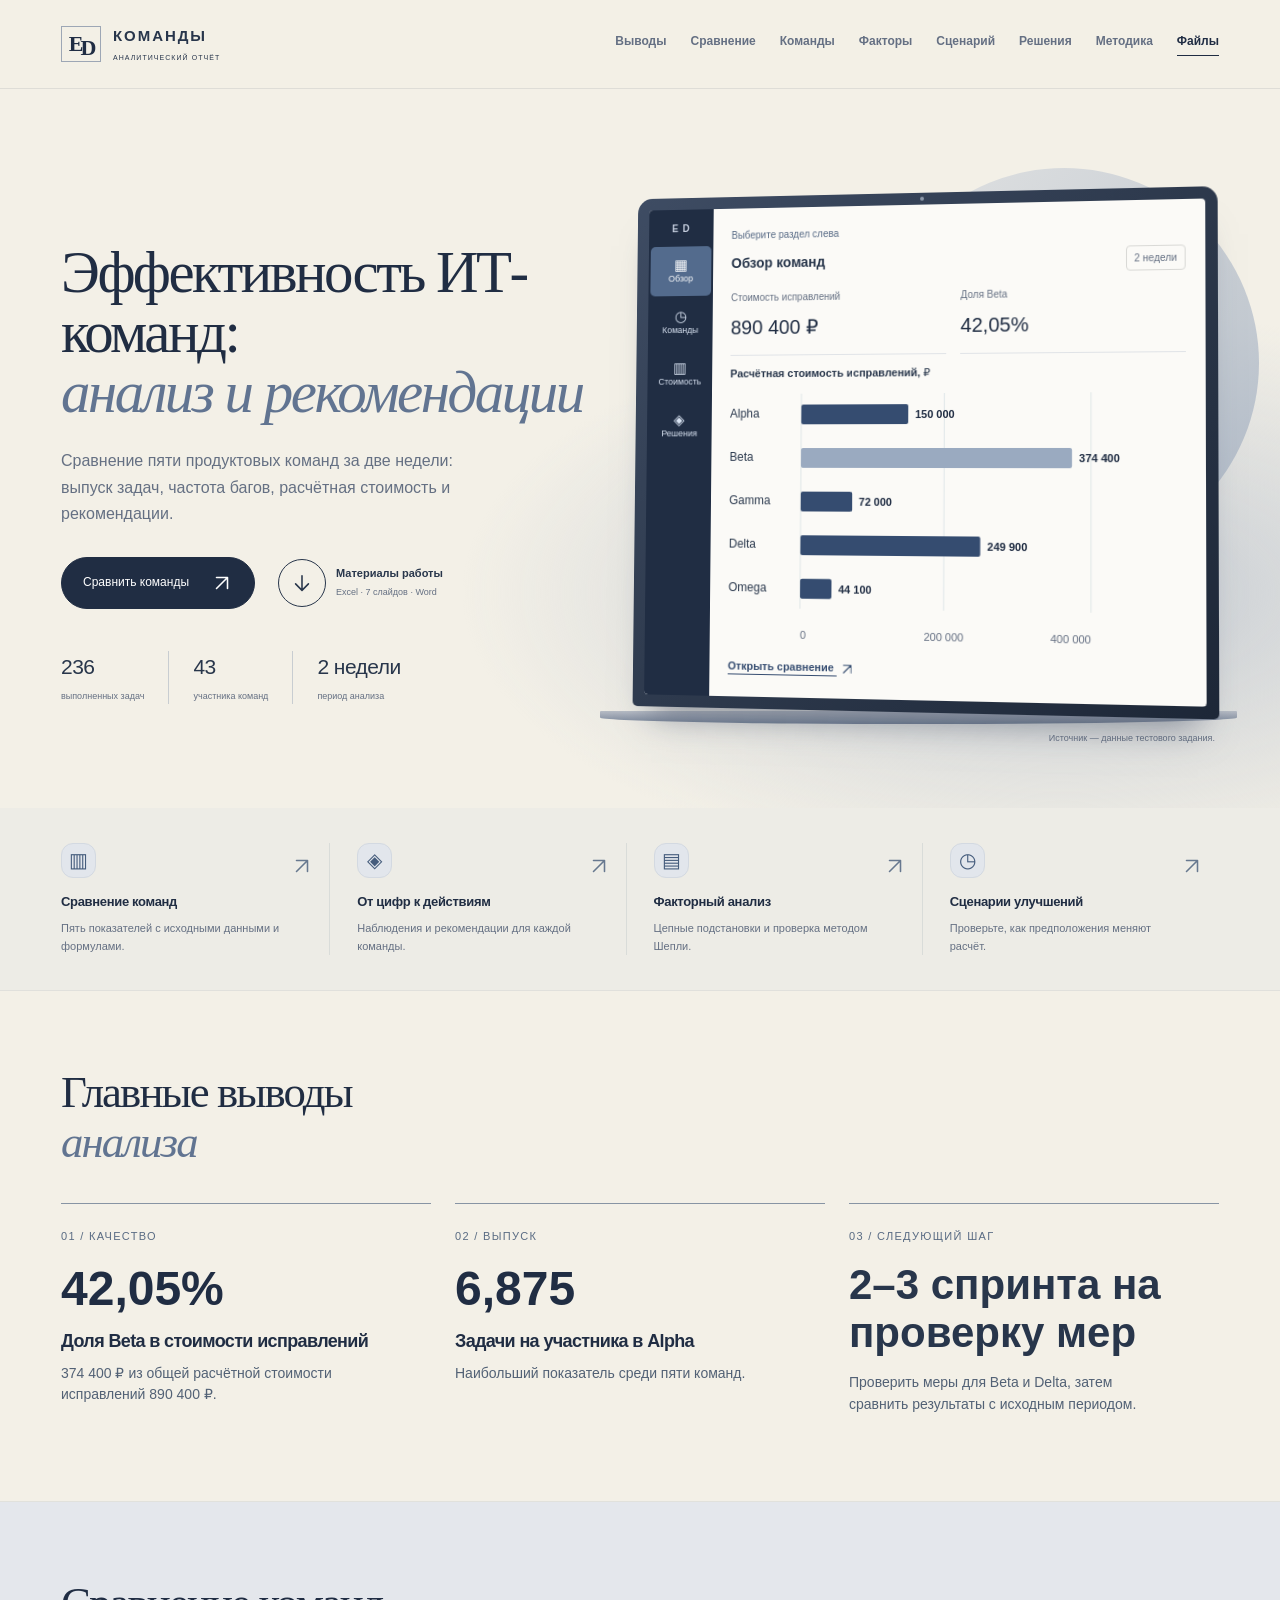
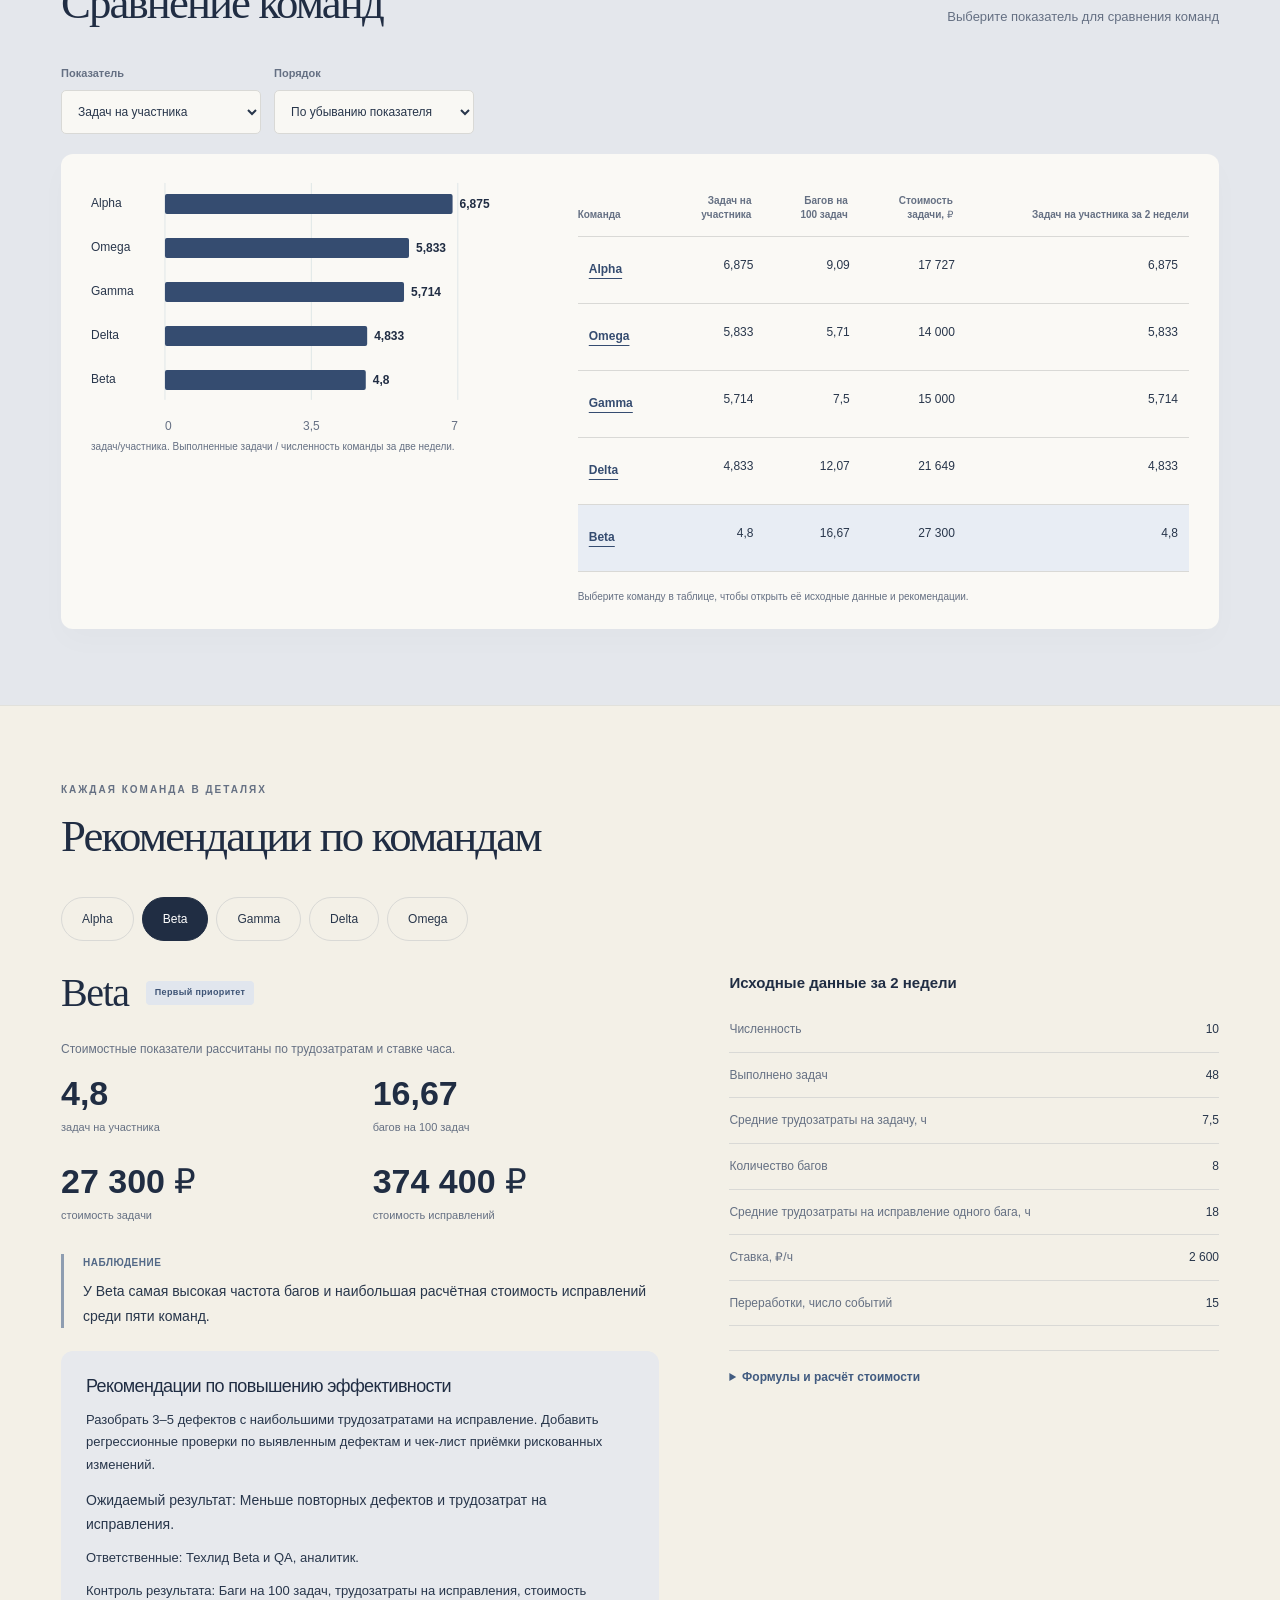
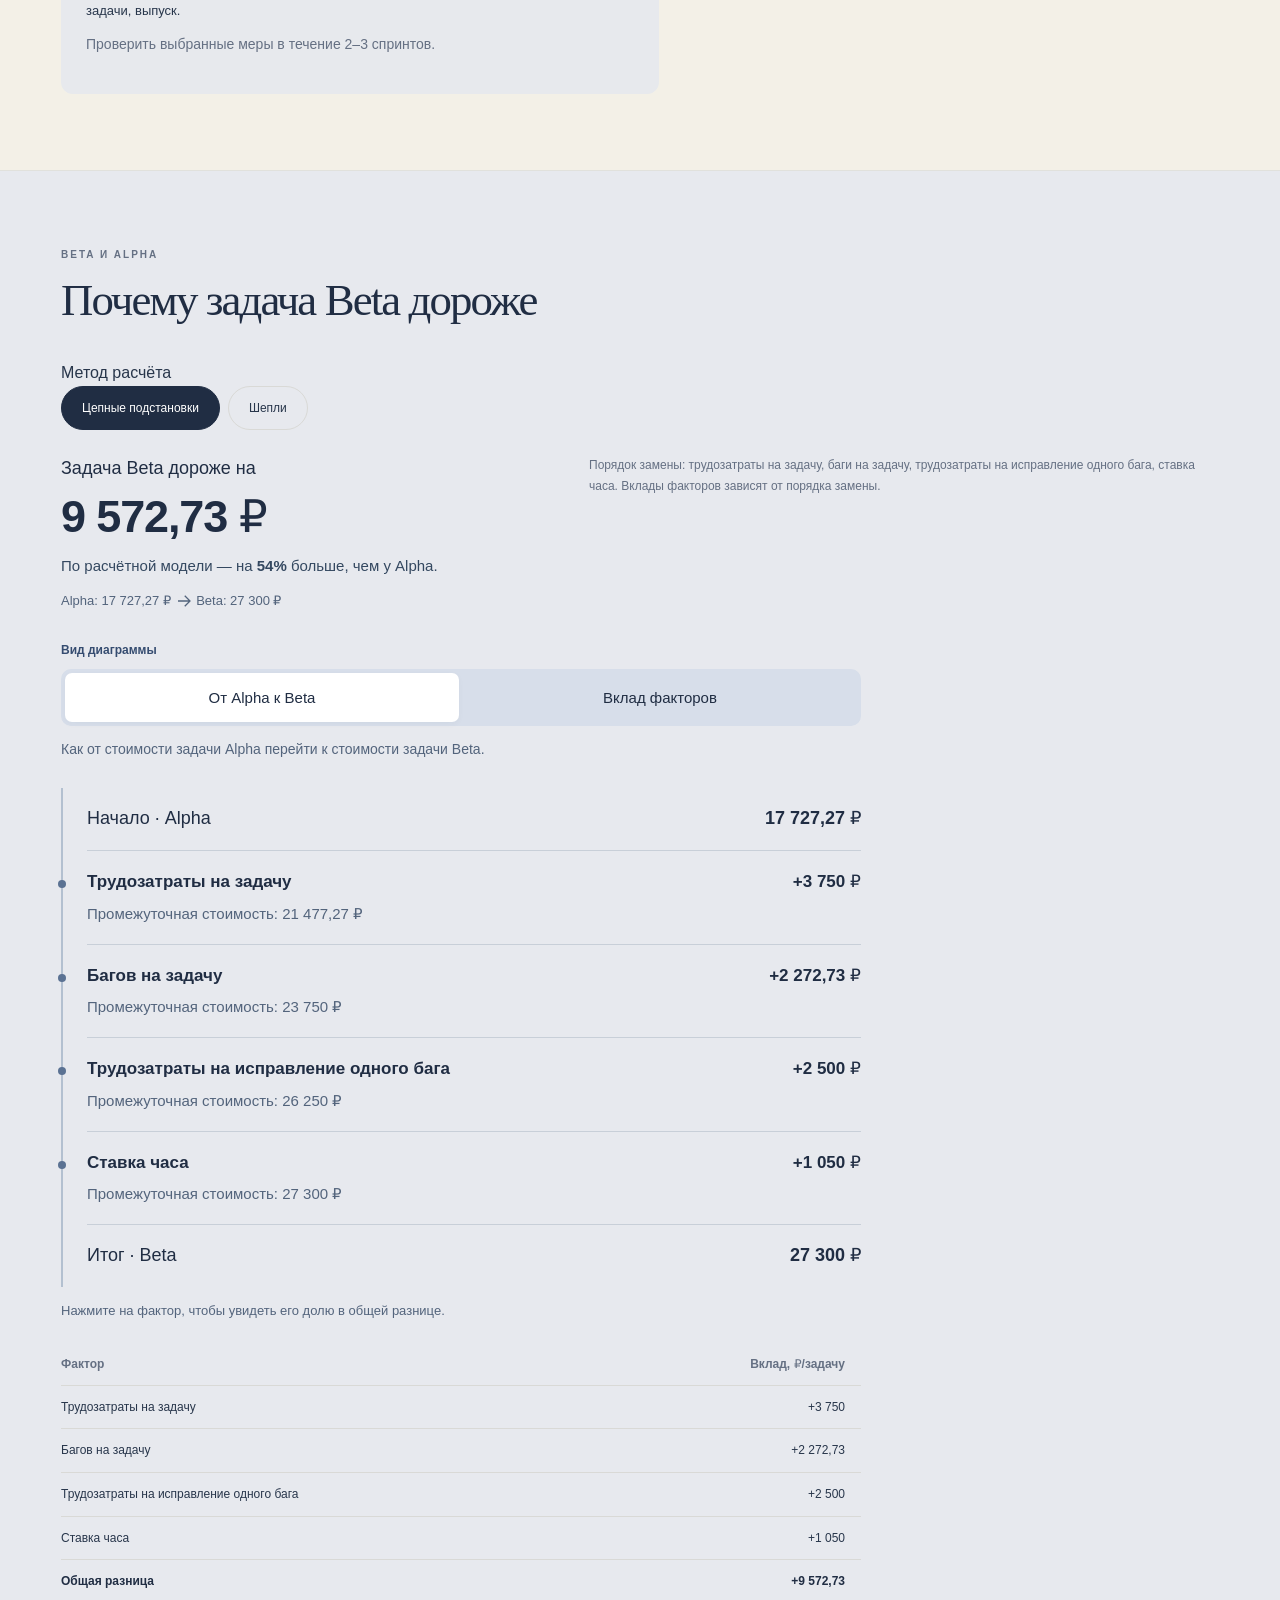
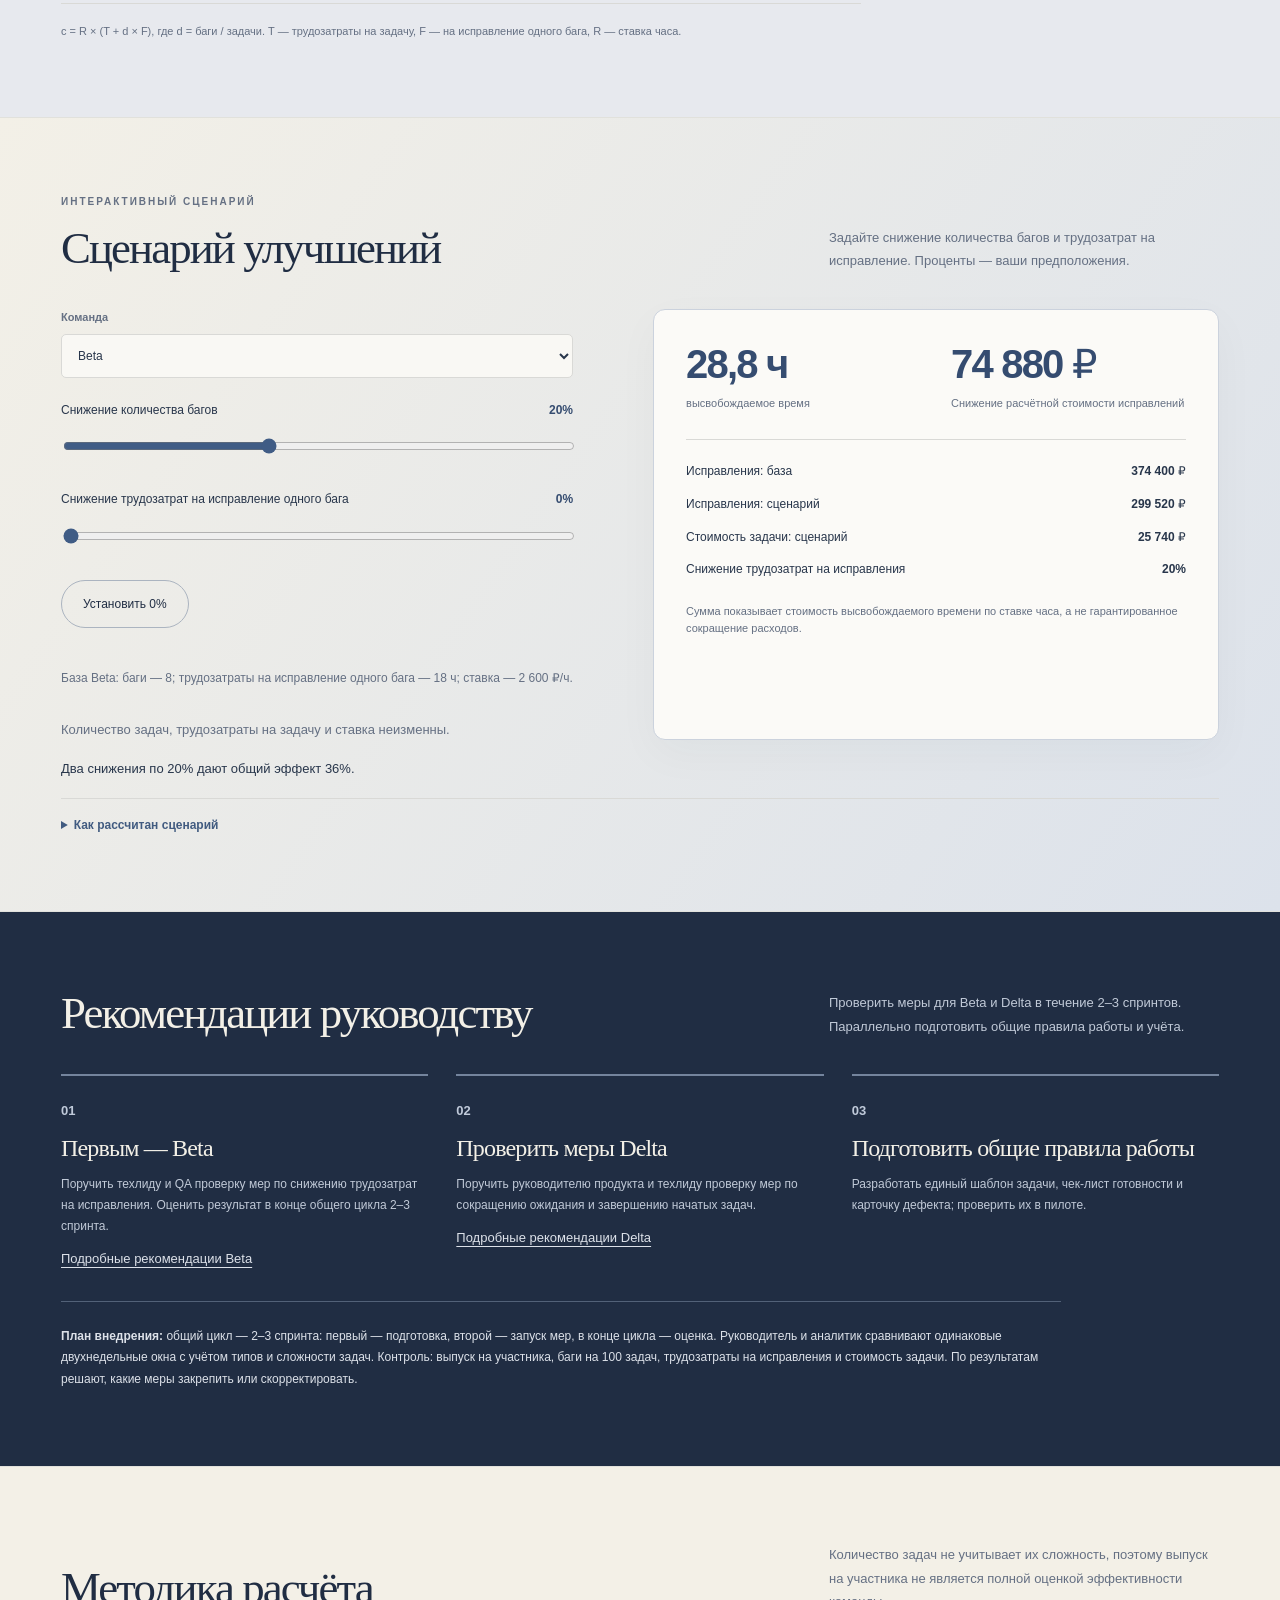
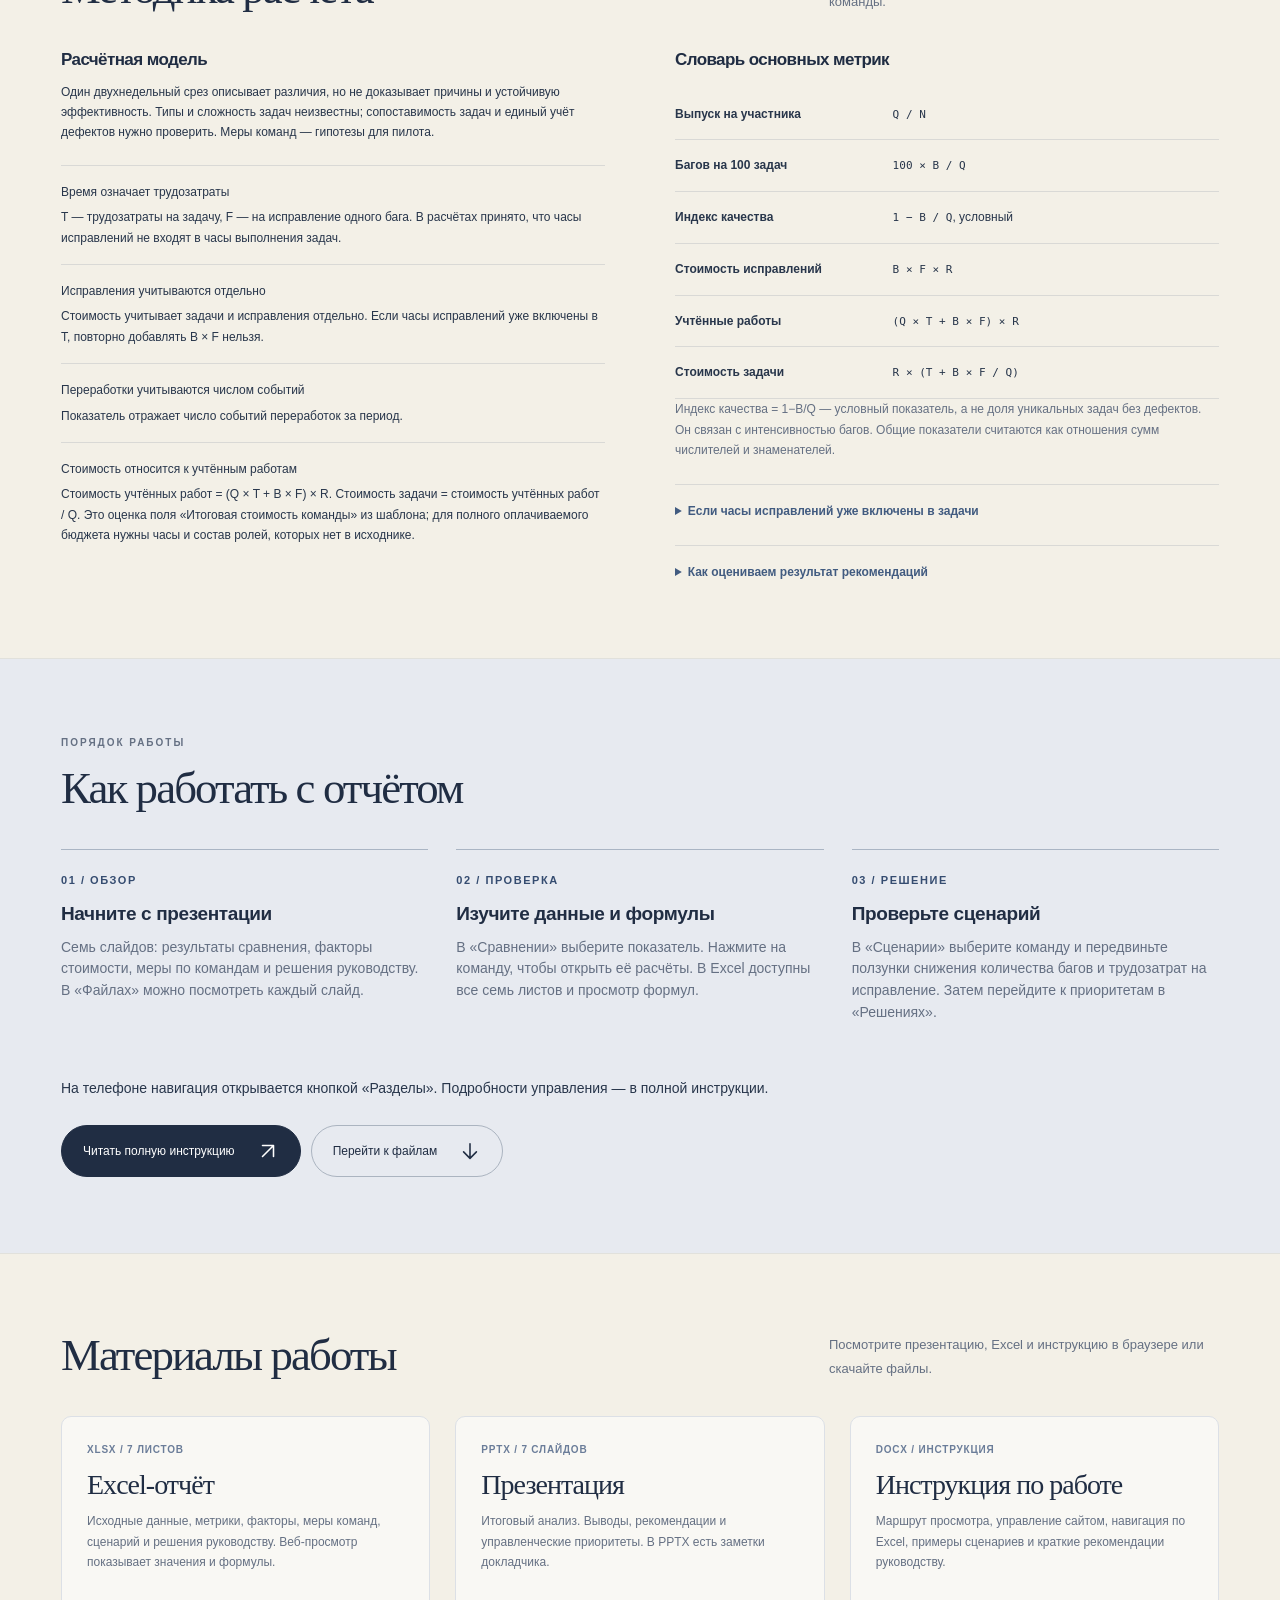
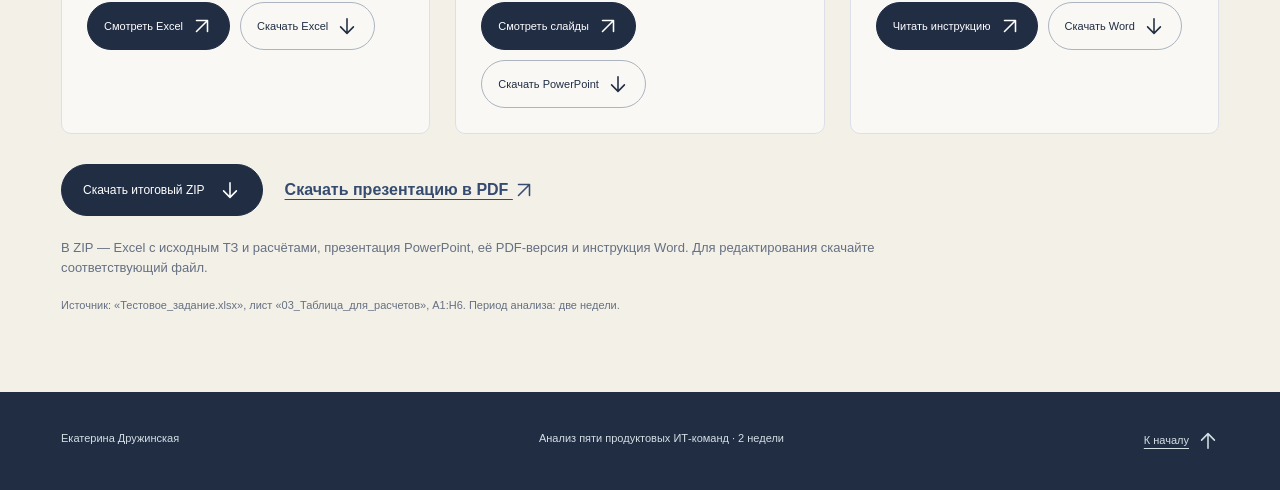
<file: index.html>
<!doctype html>
<html lang="ru">
<head>
<meta charset="utf-8"><meta name="viewport" content="width=device-width,initial-scale=1">
<meta name="description" content="Анализ эффективности пяти ИТ-команд: метрики, факторы стоимости, рекомендации и интерактивные сценарии.">
<meta name="author" content="Екатерина Дружинская">
<title>Эффективность ИТ-команд: аналитический отчёт</title>
<style>
:root{--navy:#173247;--teal:#354C70;--orange:#9AAAC0;--ink:#243746;--muted:#5e707a;--line:#d6e0e3;--paper:#f6f5f0;--soft:#edf3f3;--white:#fff;--radius:12px;font-family:Arial,Helvetica,sans-serif;color:var(--ink);background:var(--white);font-synthesis:none}
*{box-sizing:border-box}html{scroll-behavior:smooth;scroll-padding-top:90px}body{margin:0;font-size:16px;line-height:1.55}a{color:inherit}button,input,select{font:inherit}button,a,input,select{touch-action:manipulation}button,select{cursor:pointer}button:focus-visible,a:focus-visible,input:focus-visible,select:focus-visible,summary:focus-visible{outline:3px solid #d6a936;outline-offset:4px}button{color:inherit}a{text-underline-offset:4px}h1,h2,h3,p{margin:0}h1,h2,h3{color:var(--navy);line-height:1.12;letter-spacing:-.035em}h1{font-size:clamp(44px,6.8vw,80px);font-weight:700;max-width:800px}h2{font-size:clamp(30px,4.1vw,45px);font-weight:600}h3{font-size:24px;font-weight:600}p+p{margin-top:14px}strong{font-weight:700}.wrap{max-width:1200px;margin:auto;padding:0 36px}.muted{color:var(--muted)}.small{font-size:13px;line-height:1.55}.eyebrow{font-size:12px;letter-spacing:.14em;text-transform:uppercase;font-weight:700;color:var(--teal);margin-bottom:22px}.section{padding:80px 0;scroll-margin-top:80px}.section+.section{border-top:1px solid var(--line)}.section-heading{display:flex;justify-content:space-between;align-items:end;gap:36px;margin-bottom:34px}.section-heading p{max-width:430px;color:var(--muted)}.num{font-variant-numeric:tabular-nums;white-space:nowrap}.btn{display:inline-flex;align-items:center;justify-content:center;gap:12px;padding:13px 19px;border-radius:6px;border:1px solid var(--navy);background:var(--navy);color:#fff;text-decoration:none;font-weight:600;min-height:46px}.btn.secondary{background:transparent;color:var(--navy);border-color:var(--line)}.btn:hover{filter:brightness(1.08)}.link{font-weight:600;color:var(--teal)}.tag{display:inline-block;font-size:12px;letter-spacing:.04em;background:#e1eded;color:var(--teal);border-radius:4px;padding:5px 9px;font-weight:700}.sr-only{position:absolute;width:1px;height:1px;padding:0;margin:-1px;overflow:hidden;clip:rect(0,0,0,0);white-space:nowrap;border:0}
header{position:sticky;top:0;z-index:20;background:rgba(255,255,255,.97);border-bottom:1px solid var(--line)}.header-inner{display:flex;align-items:center;justify-content:space-between;min-height:76px;gap:25px}.brand{font-size:16px;font-weight:700;letter-spacing:-.03em;text-decoration:none;display:flex;align-items:center;gap:12px}.brand-mark{height:25px;width:25px;background:var(--teal);border-radius:3px;display:block}nav{display:flex;gap:24px;font-size:13px;font-weight:600}nav a{text-decoration:none;color:var(--muted)}nav a:hover{color:var(--teal)}.menu{display:none;background:transparent;border:1px solid var(--line);border-radius:5px;padding:9px 12px;min-height:44px}
.hero{background:var(--paper);padding:76px 0 55px}.hero-grid{display:grid;grid-template-columns:1.04fr .96fr;gap:65px;align-items:start}.hero-lead{margin-top:27px;font-size:20px;line-height:1.5;max-width:580px}.hero-actions{display:flex;gap:12px;flex-wrap:wrap;margin-top:31px}.hero-chart{padding-top:16px}.hero-chart h3{font-size:19px;line-height:1.4;letter-spacing:-.02em;margin-bottom:17px}.hero-note{border-top:1px solid var(--line);margin-top:34px;padding-top:22px;max-width:1100px;font-size:13px;color:var(--muted)}.hero-summary{display:flex;gap:35px;align-items:center;margin-top:22px}.hero-summary .big{font-size:48px;font-weight:600;line-height:1;color:var(--orange);letter-spacing:-.05em}.hero-summary p{font-size:14px;max-width:250px;line-height:1.5}.stats{display:grid;grid-template-columns:repeat(3,1fr);padding-top:37px;margin-top:43px;border-top:1px solid var(--line);gap:35px}.stat{border-right:1px solid var(--line);padding-right:24px}.stat:last-child{border:0}.stat .value{font-size:36px;line-height:1.15;letter-spacing:-.04em;color:var(--navy);font-weight:600}.stat .label{font-size:13px;color:var(--muted);margin-top:7px}.chart-container{width:100%}.chart-container svg{display:block;width:100%;overflow:visible}.chart-container svg text{font-family:Arial,Helvetica,sans-serif;fill:var(--muted);font-size:13px}.chart-container svg .value{fill:var(--ink);font-weight:700}.chart-container svg .team{fill:var(--ink);font-size:14px}
.controls{display:flex;gap:18px;align-items:end;flex-wrap:wrap;margin-bottom:20px}.field{display:flex;flex-direction:column;gap:8px;font-size:13px;color:var(--muted);font-weight:600}.field select,.field input[type=number]{background:#fff;border:1px solid var(--line);border-radius:5px;padding:11px 13px;min-height:44px;color:var(--ink);font-weight:400}.field select{min-width:210px}.compare-grid{display:grid;grid-template-columns:.85fr 1.15fr;gap:42px;align-items:start}.table-scroll{overflow-x:auto;width:100%}table{width:100%;border-collapse:collapse;font-size:14px}th{font-weight:600;font-size:12px;line-height:1.4;text-align:right;color:var(--muted);padding:14px 13px;border-bottom:1px solid var(--line);vertical-align:bottom}td{padding:17px 13px;border-bottom:1px solid var(--line);text-align:right;font-variant-numeric:tabular-nums;vertical-align:top}th:first-child,td:first-child{text-align:left;padding-left:0}td:last-child,th:last-child{padding-right:0}.team-link{border:0;padding:3px 0;background:transparent;font-weight:700;color:var(--teal);text-decoration:underline;text-underline-offset:5px;min-height:28px}.selected-row{background:#edf4f3}.compare-note{margin-top:17px;font-size:13px;color:var(--muted)}
.team-nav{display:flex;gap:8px;flex-wrap:wrap;margin-bottom:30px}.team-nav button,.method-nav button{background:transparent;border:1px solid var(--line);border-radius:5px;padding:10px 17px;min-height:44px;font-size:14px}.team-nav button[aria-pressed=true],.method-nav button[aria-pressed=true]{background:var(--navy);color:#fff;border-color:var(--navy)}.team-layout{display:grid;grid-template-columns:1.1fr .9fr;gap:64px}.team-summary{display:flex;align-items:center;gap:17px;margin-bottom:24px}.team-summary h3{font-size:38px}.team-metrics{display:grid;grid-template-columns:1fr 1fr;gap:25px 35px;margin-bottom:30px}.team-metric .value{font-size:30px;color:var(--navy);font-weight:600;line-height:1.2}.team-metric .label{font-size:13px;color:var(--muted);margin-top:5px}.insight{border-left:3px solid var(--teal);padding-left:19px;margin-top:25px}.insight .label{font-size:12px;letter-spacing:.05em;text-transform:uppercase;color:var(--teal);font-weight:700;margin-bottom:8px}.recommendation{background:var(--soft);padding:25px 27px;border-radius:var(--radius);margin-top:23px}.recommendation h3{font-size:20px;margin-bottom:12px}.recommendation p+p{margin-top:12px}.source-table{font-size:14px}.source-table td:first-child{color:var(--muted);font-weight:400;width:70%}.source-table td{padding:11px 0}.source-title{font-size:16px;font-weight:600;color:var(--navy);margin-bottom:13px}details{margin-top:24px;border-top:1px solid var(--line);padding-top:17px}summary{cursor:pointer;color:var(--teal);font-weight:600}details p{margin-top:16px;font-size:14px}code{font-family:Consolas,'DejaVu Sans Mono',monospace;font-size:.92em;background:#e9efef;padding:3px 6px;border-radius:3px;overflow-wrap:anywhere}.formula-line{display:block;margin-top:12px;line-height:1.9}
.factor-header{display:flex;gap:35px;justify-content:space-between;align-items:start;margin:25px 0}.factor-header .difference{font-size:40px;letter-spacing:-.04em;color:var(--navy);font-weight:600;line-height:1.1}.factor-header p{max-width:630px;font-size:14px;color:var(--muted)}.method-nav{display:flex;gap:8px;flex-wrap:wrap}.waterfall-scroll{overflow-x:auto}.waterfall{min-width:660px}.factor-table{max-width:800px;margin-top:12px}.factor-table td,.factor-table th{padding:12px 16px}.factor-table td:first-child,.factor-table th:first-child{padding-left:0}.factor-table .sum{font-weight:700;color:var(--navy)}.model-note{font-size:13px;color:var(--muted);margin-top:18px;max-width:900px}
.scenario-section{background:var(--paper)}.scenario-layout{display:grid;grid-template-columns:.95fr 1.05fr;gap:64px}.scenario-controls{display:flex;flex-direction:column;gap:23px}.range-field{display:block}.range-title{display:flex;justify-content:space-between;gap:20px;margin-bottom:12px;font-size:14px}.range-title output{font-weight:700;color:var(--teal)}input[type=range]{width:100%;accent-color:var(--teal);height:26px;cursor:pointer}.scenario-result{padding:30px;background:#fff;border:1px solid var(--line);border-radius:var(--radius)}.scenario-big{display:grid;grid-template-columns:1fr 1fr;gap:30px;padding-bottom:27px;margin-bottom:22px;border-bottom:1px solid var(--line)}.scenario-big .value{font-size:clamp(28px,3.8vw,42px);line-height:1.1;font-weight:600;color:var(--teal);letter-spacing:-.045em}.scenario-big .label{font-size:13px;color:var(--muted);margin-top:9px}.scenario-row{display:flex;justify-content:space-between;gap:18px;font-size:14px;margin-top:14px}.scenario-row .num{font-weight:600}.scenario-disclaimer{font-size:13px;color:var(--muted);margin-top:24px}.scenario-baseline{margin-top:17px;font-size:14px;color:var(--muted)}
.pilot-list{counter-reset:steps;display:grid;grid-template-columns:repeat(4,1fr);gap:28px;margin:30px 0}.pilot-step{counter-increment:steps;border-top:2px solid var(--teal);padding-top:22px}.pilot-step:before{content:'0' counter(steps);font-size:13px;color:var(--teal);font-weight:700}.pilot-step h3{font-size:21px;margin-top:12px;margin-bottom:12px}.pilot-step p{font-size:14px;color:var(--muted)}.pilot-note{padding-top:24px;border-top:1px solid var(--line);font-size:14px;max-width:1000px}.method-layout{display:grid;grid-template-columns:1fr 1fr;gap:55px}.method-block h3{font-size:22px;margin-bottom:13px}.method-block p{font-size:14px}.assumption-list{margin:22px 0 0;padding:0;list-style:none}.assumption-list li{padding:16px 0;border-top:1px solid var(--line);font-size:14px}.assumption-list strong{display:block;margin-bottom:5px}.dictionary{font-size:14px;margin-top:20px}.dictionary td{text-align:left}.dictionary td:first-child{width:40%;font-weight:600}.dictionary code{background:transparent;padding:0}.download-grid{display:grid;grid-template-columns:repeat(3,1fr);gap:30px;margin-top:32px}.download-item{padding-top:20px;border-top:2px solid var(--navy)}.download-item .file-type{font-size:12px;font-weight:700;color:var(--teal);letter-spacing:.08em}.download-item h3{font-size:23px;margin:11px 0}.download-item p{font-size:14px;color:var(--muted);min-height:67px;margin-bottom:19px}footer{background:var(--navy);color:#d4dfe4;padding:30px 0;font-size:13px}.footer-inner{display:flex;justify-content:space-between;gap:25px;flex-wrap:wrap}.print-only{display:none}
@media(max-width:1000px){.hero-grid{gap:34px}.compare-grid{grid-template-columns:1fr}.team-layout{gap:35px}.scenario-layout{gap:32px}.scenario-big{gap:15px}.pilot-list{grid-template-columns:1fr 1fr}.wrap{padding:0 26px}nav{gap:14px}.hero-lead{font-size:18px}}
@media(max-width:740px){.wrap{padding:0 20px}.section{padding:54px 0}.hero{padding:45px 0 35px}.hero-grid,.team-layout,.scenario-layout,.method-layout{grid-template-columns:1fr;gap:30px}.hero-chart{padding-top:8px}.hero-lead{font-size:18px}.hero-summary{margin-top:14px}.stats{gap:20px;padding-top:26px;margin-top:30px}.stat{padding-right:10px}.stat .value{font-size:27px}.stat .label{font-size:12px}.section-heading{display:block}.section-heading p{margin-top:18px}.section-heading h2{max-width:550px}.menu{display:block}nav{display:none}nav.open{display:flex;position:absolute;top:75px;left:0;right:0;background:#fff;padding:20px;flex-wrap:wrap;border-bottom:1px solid var(--line);gap:20px}.header-inner{min-height:75px}.brand{font-size:15px}.factor-header{display:block}.factor-header p{margin-top:15px}.factor-header .difference{font-size:34px}.team-summary h3{font-size:34px}.team-metric .value{font-size:28px}.download-grid{grid-template-columns:1fr;gap:28px}.download-item p{min-height:0}.scenario-result{padding:24px}.scenario-big .value{font-size:32px}.team-nav button{flex:1;padding:10px}.team-nav{gap:6px}.field select{max-width:100%;min-width:185px}.controls{gap:12px}.hero-note{margin-top:25px}.model-note{font-size:12px}}
@media(max-width:380px){.wrap{padding:0 16px}.stats{grid-template-columns:1fr 1fr}.stat:last-child{grid-column:1/-1}.stat:nth-child(2){border:0}.scenario-big{grid-template-columns:1fr;gap:20px}.pilot-list{grid-template-columns:1fr}.team-metrics{gap:20px}.team-nav{display:grid;grid-template-columns:repeat(3,1fr)}.brand-mark{display:none}.hero-summary{gap:22px}.scenario-row{font-size:13px}.section-heading p{font-size:14px}}
@media(max-width:740px){.scenario-big .value{font-size:clamp(26px,7vw,32px)}}
@media(prefers-reduced-motion:reduce){html{scroll-behavior:auto}*{transition:none!important}}
@media print{header,.hero-actions,.controls,.team-nav,.method-nav,.scenario-controls,.download-grid .btn,.menu,.no-print{display:none!important}.wrap{max-width:none;padding:0}.section{padding:24px 0;break-inside:avoid}body{font-size:11px}.hero{padding:20px 0}.hero-grid{gap:30px}h1{font-size:42px}h2{font-size:28px}.team-layout,.method-layout,.scenario-layout{gap:20px}.print-only{display:block}.hero-note{margin-top:20px}.chart-container{max-width:100%}footer{background:#fff;color:#243746}.section-heading{margin-bottom:18px}.download-item p{min-height:0}}

/* Milk and navy, presentation palette. Reference-based page rhythm. */
:root{--navy:#202d43;--teal:#354c70;--orange:#8a9bb2;--ink:#28364b;--muted:#657083;--line:#d9d9d6;--paper:#f3f0e7;--soft:#e7eaf0;--radius:12px;background:var(--paper)}
body{background:var(--paper);font-family:Arial,Helvetica,sans-serif}.wrap{max-width:1250px;padding:0 46px}h1,h2{font-family:Georgia,'Times New Roman',serif;font-weight:400;letter-spacing:-.042em}h1 em,h2 em{font-weight:400;font-style:italic;color:#617491}.eyebrow{color:#6a7688;font-size:10px;letter-spacing:.2em;margin-bottom:20px}header{background:rgba(243,240,231,.96);border-color:#deddd7}.header-inner{min-height:88px}.brand{font-size:15px;letter-spacing:.13em;gap:12px}.brand-mark{background:transparent;color:var(--navy);height:36px;width:40px;border:1px solid #9da7b5;display:flex;align-items:center;justify-content:center;font-family:Georgia,serif;font-size:22px;letter-spacing:-.14em;border-radius:0}.brand-mark span{margin-top:8px}.brand-sub{display:block;font-size:7px;letter-spacing:.15em;margin-top:5px;font-weight:400}nav{gap:24px;font-size:12px}nav a:last-child{color:var(--navy);border-bottom:1px solid var(--navy);padding-bottom:4px}
.hero{padding:74px 0 24px;overflow:hidden;background:radial-gradient(ellipse at 83% 70%,#c5cbd3 0,transparent 40%),var(--paper)}.hero-grid{grid-template-columns:1fr 1.15fr;gap:35px;align-items:center}h1{font-size:clamp(44px,4.6vw,66px);line-height:1.02;max-width:600px}.hero-lead{font-size:16px;line-height:1.65;max-width:430px;margin-top:25px;color:var(--muted)}.hero-actions{gap:23px;align-items:center;margin-top:29px}.btn{font-size:12px;font-weight:500;padding:14px 21px;border-radius:30px;gap:22px;background:var(--navy)}.btn.secondary{border-color:#abb4c0;color:var(--navy)}.hero-link{display:flex;align-items:center;gap:10px;font-size:11px;text-decoration:none;font-weight:600}.hero-link small{display:block;font-size:9px;color:var(--muted);margin-top:4px;font-weight:400}.play-icon{border:1px solid #a2aab5;width:37px;height:37px;display:grid;place-items:center;border-radius:50%;font-size:16px}.live-dot{display:inline-block;width:5px;height:5px;border-radius:50%;background:#697b96;margin-right:8px}.hero-facts{display:flex;margin-top:42px;gap:24px}.hero-facts>div+div{border-left:1px solid #c8cdd1;padding-left:24px}.hero-facts strong{display:block;font-size:21px;font-weight:500;letter-spacing:-.025em}.hero-facts span{font-size:9px;color:var(--muted);display:block;margin-top:7px}.hero-note{border:0;font-size:10px;line-height:1.6;max-width:100%;padding:0;margin-top:43px;color:#727b89}
.device-scene{position:relative;padding:28px 0 58px;isolation:isolate}.scene-disc{position:absolute;width:390px;height:390px;background:linear-gradient(135deg,#d9dce0,#9caabd);border-radius:50%;z-index:-1;right:-40px;top:5px;opacity:.7}.device{position:relative;background:linear-gradient(135deg,#3e4c63,#1d2737);padding:12px;border-radius:15px 15px 5px 5px;box-shadow:0 28px 33px -20px #3b465b88;transform:perspective(1400px) rotateY(-7deg) rotateX(2deg);margin:0 6px 0 8px}.device-camera{position:absolute;top:4px;left:50%;height:4px;width:4px;border-radius:50%;background:#8e9aab}.device-display{background:#fbfaf7;display:grid;grid-template-columns:53px 1fr;min-height:349px;border-radius:4px;overflow:hidden}.device-sidebar{background:#202d43;display:flex;flex-direction:column;align-items:center;gap:25px;color:#c4cddd;padding-top:21px;font-size:14px}.device-sidebar b{font-size:10px;letter-spacing:.1em;margin-bottom:8px}.device-sidebar span{opacity:.6}.device-sidebar .device-side-active{opacity:1}.device-content{padding:20px 19px 9px;min-width:0}.device-topline{display:flex;justify-content:space-between;align-items:center;font-size:11px}.device-topline>span{font-size:8px;padding:4px 7px;border:1px solid var(--line);border-radius:4px;color:var(--muted)}.device-kpis{display:grid;grid-template-columns:1fr 1fr;gap:14px;margin:20px 0 16px}.device-kpis>div{border-bottom:1px solid #e0e3e7;padding-bottom:12px}.device-kpis span{font-size:8px;color:var(--muted);display:block;margin-bottom:7px}.device-kpis b{font-size:20px;color:var(--navy);font-weight:500;white-space:nowrap}.device-chart-title{font-size:9px;font-weight:600;margin-bottom:9px}.device-content .chart-container svg text{font-size:11px}.device-content .chart-container svg .team{font-size:12px}.device-base{height:13px;background:linear-gradient(#b7bcc5,#738095);width:106%;margin-left:-3%;border-radius:1px 1px 55% 55%;box-shadow:0 20px 25px -11px #25334e70}.device-chip{position:absolute;right:17px;bottom:30px;display:flex;align-items:center;gap:13px;padding:15px 18px;background:#fbfaf6;box-shadow:0 12px 40px #202d4320;border:1px solid #dce0e6;border-radius:8px;min-width:260px}.device-chip>span{font-size:9px;color:var(--muted)}.device-chip b{display:block;font-size:11px;margin-top:5px;color:var(--navy);font-weight:500}.device-chip .chip-dot{width:29px;height:29px;border:8px solid #dbe1e9;border-radius:50%;background:#40597c}.device-chip .chip-arrow{font-size:18px;margin-left:8px}.scene-caption{position:absolute;bottom:0;right:20px;font-size:9px;color:var(--muted)}
.feature-strip{background:#edece6;border-bottom:1px solid #e0e0dc;padding:35px 0}.feature-grid{display:grid;grid-template-columns:repeat(4,1fr);gap:27px}.feature-grid>a{position:relative;text-decoration:none;padding:0 22px 0 0;border-right:1px solid #d9dcd9}.feature-grid>a:last-child{border:0}.feature-icon{height:35px;width:35px;display:grid;place-items:center;border:1px solid #d3d9e1;border-radius:12px;background:#e2e6ec;color:#455c7c;font-size:20px;margin-bottom:17px}.feature-grid h3{font-size:13px;letter-spacing:-.025em;margin-bottom:9px}.feature-grid p{font-size:11px;color:var(--muted);line-height:1.65;max-width:220px}.feature-arrow{position:absolute;right:16px;top:12px;color:#67788f;font-size:17px}
.section{padding:76px 0}.section+.section{border-color:#e1e1dc}h2{font-size:clamp(32px,3.5vw,47px);line-height:1.12}.section-heading{margin-bottom:36px;gap:50px}.section-heading p:not(.eyebrow){font-size:13px;line-height:1.8;max-width:390px}.section-heading .eyebrow{margin-bottom:13px}.questions-layout{display:grid;grid-template-columns:.85fr 1.4fr;gap:55px;align-items:center}.questions-layout>div>p:not(.eyebrow){font-size:13px;color:var(--muted);line-height:1.8;margin:23px 0}.questions-layout h2{font-size:37px}.question-cards{display:grid;grid-template-columns:repeat(4,1fr);gap:10px}.question-cards>a{position:relative;text-decoration:none;background:#eae9e4;border:1px solid #e4e3df;border-radius:9px;padding:24px 16px 48px;min-height:208px;transition:background .2s,transform .2s}.question-cards>a:hover{background:#e0e5ec;transform:translateY(-4px)}.question-cards>a>span{font-size:8px;letter-spacing:.06em;color:#758299;display:block;margin-bottom:25px}.question-cards h3{font-size:15px;font-weight:500;line-height:1.3;margin-bottom:12px}.question-cards p{font-size:10px;line-height:1.6;color:var(--muted)}.question-cards b{position:absolute;bottom:17px;right:18px;font-weight:400;color:#6c7d94}
#overview{background:#e4e7ec}.compare-grid{background:#faf9f5;padding:26px 30px 25px;border-radius:12px;gap:35px;box-shadow:0 12px 30px #202d4305}.controls{gap:13px}.field{font-size:11px}.field select{font-size:12px;min-width:200px;padding:10px 12px;background:#f9f8f4}.compare-grid table{font-size:12px}.compare-grid td{padding:19px 11px}.compare-grid th{font-size:10px}.compare-note,#metric-caption{font-size:10px}.chart-container svg text{font-family:Arial,Helvetica,sans-serif;fill:var(--muted);font-size:12px}.chart-container svg .value{fill:var(--navy)}.chart-container svg .team{font-size:12px}.selected-row{background:#e8edf4}.team-link{color:#354c70}.team-nav button,.method-nav button{border-radius:24px;font-size:12px;padding:9px 20px}.team-layout{gap:70px}.team-metric .value{font-family:Georgia,'Times New Roman',serif;font-weight:400;font-size:34px}.team-metric .label{font-size:11px}.team-metrics{gap:25px}.team-summary h3{font-family:Georgia,serif;font-weight:400;font-size:40px}.tag{font-size:9px;background:#e1e6ee;color:#3d5375}.insight{border-color:#8e9db1;font-size:14px;line-height:1.75}.insight .label{font-size:10px;color:#536987}.recommendation{background:#e7e9ed;padding:25px;font-size:13px;line-height:1.75}.recommendation h3{font-size:18px;font-weight:500}.source-title{font-size:15px}.source-table{font-size:12px}.source-table td{padding:13px 0}.source-table td:first-child{width:73%}details p{font-size:12px;line-height:1.7}summary{font-size:12px;color:#415b80}code{background:#e4e8ef}
#factors{background:#e7e9ee}.factor-header .difference{font-family:Georgia,serif;font-weight:400;font-size:44px}.factor-table{font-size:12px}.model-note{font-size:11px;line-height:1.75}.factor-header>p{font-size:12px;line-height:1.75}.scenario-section{background:linear-gradient(125deg,#f3f0e7,#dce2eb)}.scenario-layout{gap:80px}.scenario-result{background:#fbfaf7;border-color:#cbd2dd;box-shadow:0 14px 44px #202d4309;border-radius:12px;padding:32px}.scenario-big .value{font-family:Georgia,serif;font-weight:400;color:#354c70;font-size:40px}.scenario-row{font-size:12px}.scenario-big .label,.scenario-disclaimer{font-size:11px;line-height:1.6}.range-title{font-size:12px}.scenario-baseline{font-size:12px;line-height:1.75}input[type=range]{accent-color:#405c85}
#leadership{background:var(--navy);color:#dce1e9}#leadership h2,#leadership h3{color:#f3f0e7}#leadership h2 em{color:#b3bfd2}#leadership .eyebrow{color:#adbad0}#leadership .section-heading p,#leadership .pilot-step p{color:#c0c9d7}#leadership .pilot-step{border-color:#74849d}#leadership .pilot-step:before{color:#c0cada}#leadership .pilot-step h3{font-family:Georgia,serif;font-weight:400;font-size:24px}#leadership .pilot-step p{font-size:12px;line-height:1.75}#leadership .pilot-note{border-color:#526178;font-size:12px;line-height:1.8}.method-layout{gap:70px}.method-block h3{font-size:17px}.assumption-list li,.method-block p,.dictionary{font-size:12px;line-height:1.7}.assumption-list strong{font-weight:500}.dictionary td{padding:15px 0}
.report-cta{background:#dce2eb;overflow:hidden}.cta-grid{display:grid;grid-template-columns:1fr;gap:0;align-items:center}.cta-grid>div:first-child{padding:58px 0}.cta-grid h2{font-size:43px}.cta-grid p:not(.eyebrow){font-size:13px;color:var(--muted);max-width:430px;line-height:1.8;margin:23px 0}
.download-grid{gap:25px}.download-item{padding:25px;border:1px solid #dce0e6;border-radius:10px;background:#f9f8f4}.download-item h3{font-family:Georgia,serif;font-weight:400;font-size:28px}.download-item p{font-size:12px;line-height:1.7;min-height:80px}.download-item .file-type{font-size:10px;color:#6b7d99}.download-item .btn{font-size:11px;gap:12px;padding:12px 16px}.secondary-files{padding:0 0 65px}.secondary-files .wrap{display:flex;gap:25px;align-items:center;justify-content:space-between;border-top:1px solid #d9dde3;padding-top:25px}.secondary-files h2{font-family:Arial,sans-serif;font-size:14px;letter-spacing:0;font-weight:500}.secondary-files p{font-size:12px}.secondary-files a{text-underline-offset:4px}footer{background:var(--navy);padding:38px 0;font-size:11px}footer .wrap{gap:20px}
@media(min-width:1450px){.hero{padding-top:90px;padding-bottom:32px}.hero-grid{gap:55px}.device-display{min-height:360px}}
@media(max-width:1100px){.wrap{padding:0 28px}.hero-grid{gap:25px;grid-template-columns:1fr 1.08fr}.hero h1{font-size:51px}.device-content{padding:18px 12px 8px}.device-display{grid-template-columns:40px 1fr;min-height:320px}.device-kpis b{font-size:17px}.device-chip{right:0;min-width:240px}.hero-facts{gap:18px}.hero-facts>div+div{padding-left:18px}.questions-layout{grid-template-columns:1fr;gap:28px}.question-cards>a{min-height:190px}.questions-layout>div>p:not(.eyebrow){max-width:550px}.question-cards>a>span{margin-bottom:20px}.questions-layout>div:first-child{display:block}.compare-grid{grid-template-columns:1fr 1.1fr;padding:24px 20px}.team-layout,.scenario-layout{gap:40px}}
@media(max-width:740px){.wrap{padding:0 22px}.header-inner{min-height:75px}.hero{padding:40px 0 22px}.hero-grid{grid-template-columns:1fr;gap:25px}.hero h1{font-size:47px;max-width:100%}.hero-lead{font-size:15px;max-width:490px}.hero-actions{gap:20px;flex-wrap:wrap}.hero-facts{margin-top:32px;gap:20px}.hero-facts>div+div{padding-left:20px}.hero-facts strong{font-size:20px}.hero-facts span{font-size:9px}.device-scene{max-width:540px;width:100%;justify-self:center;padding-top:10px}.scene-disc{width:290px;height:290px;right:-10px}.device-display{min-height:310px;grid-template-columns:38px 1fr}.device-kpis{gap:10px}.device-kpis b{font-size:18px}.device-base{width:102%;margin-left:-1%}.device{margin:0 5px;transform:none;padding:9px}.device-chip{bottom:31px;right:10px;padding:12px 14px}.scene-caption{font-size:8px;right:12px}.hero-note{margin-top:23px;font-size:10px}.feature-strip{padding:26px 0}.feature-grid{grid-template-columns:1fr 1fr;gap:26px 20px}.feature-grid>a{padding-right:15px}.feature-grid>a:nth-child(2){border:0}.feature-grid p{font-size:11px}.feature-grid h3{font-size:13px}.feature-icon{margin-bottom:13px}.section{padding:53px 0}.section-heading p:not(.eyebrow){margin-top:20px}.section-heading .eyebrow{margin-top:0}.section-heading{margin-bottom:29px}.questions-layout h2{font-size:35px}.question-cards{grid-template-columns:1fr 1fr;gap:12px}.question-cards>a{padding:23px 20px 40px;min-height:194px}.question-cards h3{font-size:18px}.question-cards p{font-size:11px}.compare-grid{grid-template-columns:1fr;padding:20px 16px;gap:22px}.field select{min-width:0;width:100%;font-size:12px}.controls{display:grid;grid-template-columns:1fr;max-width:100%;gap:12px}.compare-grid td{padding:15px 7px;font-size:11px}.compare-grid th{font-size:9px;padding:12px 7px}.chart-container svg text{font-size:12px}.team-layout,.method-layout,.scenario-layout{grid-template-columns:1fr;gap:30px}.team-metric .value{font-size:31px}.team-summary{flex-wrap:wrap;gap:12px}.team-nav button{padding:10px 14px;flex:0 1 auto}.team-nav{gap:7px}.team-metrics{gap:23px 18px}.factor-header .difference{font-size:35px}.scenario-result{padding:23px}.scenario-big .value{font-size:clamp(25px,7vw,36px)}.scenario-big{gap:16px}.scenario-row{font-size:12px;gap:10px}.scenario-big .label{font-size:10px}.pilot-list{grid-template-columns:1fr 1fr;gap:26px 20px}.cta-grid{grid-template-columns:1fr;gap:0}.cta-grid>div:first-child{padding:43px 0}.cta-grid h2{font-size:35px}.download-grid{grid-template-columns:1fr;gap:15px}.download-item p{min-height:0}.secondary-files .wrap{display:block}.secondary-files p{margin-top:15px;line-height:2}.secondary-files{padding-bottom:43px}.menu{border-radius:6px;font-size:12px}.brand{font-size:13px}.brand-mark{display:flex;width:35px;height:33px}.brand-sub{font-size:6px}nav.open{padding:20px 22px;background:#f3f0e7}.method-block h3{font-size:18px}.dictionary{font-size:12px}footer{padding:30px 0}.source-table td:first-child{width:70%}}
@media(max-width:370px){.hero h1{font-size:42px}.hero-actions{gap:15px}.hero-facts{gap:12px}.hero-facts>div+div{padding-left:12px}.hero-facts strong{font-size:19px}.hero-facts span{font-size:8px}.device-display{grid-template-columns:30px 1fr}.device-content{padding:14px 8px 6px}.device-kpis b{font-size:15px}.device-kpis span{font-size:7px}.device-chip{min-width:220px;right:5px}.question-cards>a{padding:20px 15px 42px}.question-cards h3{font-size:16px}.scenario-big{grid-template-columns:1fr}.team-nav{display:flex}.pilot-list{grid-template-columns:1fr}}
@media(prefers-reduced-motion:reduce){.question-cards>a:hover{transform:none}}
@media print{.device-scene,.feature-strip,.questions-section,.report-cta{display:none}.hero-grid{display:block}.hero h1{font-size:42px}.hero{background:#fff}.hero-facts{margin:20px 0}.compare-grid{box-shadow:none;padding:0}.section{background:#fff!important;color:#202d43!important}#leadership h2,#leadership h3,#leadership p{color:#202d43!important}}

.leadership-grid{grid-template-columns:repeat(3,1fr)}.leadership-grid p+p{margin-top:18px}@media(max-width:740px){.leadership-grid{grid-template-columns:1fr}}

/* Material reader, in the established milk and navy palette. */
.guide-section{background:#e7eaf0}.guide-steps{display:grid;grid-template-columns:repeat(3,1fr);gap:28px;margin:32px 0}.guide-step{padding:22px 0;border-top:1px solid #aab5c4}.guide-step>b{display:block;font-size:11px;letter-spacing:.14em;color:var(--teal);margin-bottom:14px}.guide-step h3{font-size:19px;letter-spacing:-.02em;margin-bottom:12px}.guide-step p{font-size:14px;color:var(--muted)}.guide-tip{font-size:14px;max-width:920px;line-height:1.7}.file-actions{display:flex;flex-wrap:wrap;gap:10px;align-items:center}.download-item .file-actions .btn{gap:8px}.files-footer{display:flex;flex-wrap:wrap;align-items:center;gap:22px;margin-top:30px}.files-footer .btn{gap:14px}.files-hint{font-size:13px;color:var(--muted);margin-top:22px;max-width:850px}.download-item p{min-height:72px}
.material-reader{width:min(1240px,96vw);height:min(900px,92dvh);max-height:92dvh;max-width:96vw;border:1px solid #b8c1cd;padding:0;border-radius:14px;color:var(--ink);background:var(--paper);box-shadow:0 20px 80px #101d3650}.material-reader::backdrop{background:#17283dc4;backdrop-filter:blur(4px)}.material-reader[open]{display:flex;flex-direction:column}.reader-head{display:flex;gap:20px;align-items:center;justify-content:space-between;padding:22px 26px;border-bottom:1px solid var(--line);background:var(--paper);flex-shrink:0}.reader-head h2{font-family:Georgia,serif;font-size:29px;line-height:1.1;letter-spacing:-.03em}.reader-head p{font-size:12px;color:var(--muted);margin-top:8px;max-width:720px}.reader-close,.reader-step{border:1px solid #aab5c4;background:transparent;border-radius:30px;min-height:44px;padding:10px 18px;font-size:13px;color:var(--navy);white-space:nowrap}.reader-step:disabled{opacity:.4;cursor:default}.reader-close:hover,.reader-step:not(:disabled):hover{background:#e1e6ee}.reader-body{min-height:0;overflow:auto;flex:1;padding:22px 26px;overscroll-behavior:contain}.reader-foot{display:flex;flex-wrap:wrap;gap:16px;justify-content:space-between;align-items:center;padding:13px 26px;border-top:1px solid var(--line);font-size:12px;background:var(--paper);flex-shrink:0}.reader-foot p{color:var(--muted);max-width:750px}.reader-foot .btn{font-size:12px;padding:10px 17px;min-height:42px;gap:8px}.reader-head-actions{display:flex;gap:10px;align-items:center}.reader-body h3{font-size:22px}.reader-tools{display:flex;gap:22px;align-items:end;flex-wrap:wrap;margin-bottom:16px}.reader-tools label{font-size:13px;color:var(--muted)}.reader-tools select{min-height:44px;max-width:100%;padding:9px 12px;background:#fff;color:var(--ink);border:1px solid #b5c0cf;border-radius:6px;font-size:13px}.reader-field{display:flex;flex-direction:column;gap:7px;min-width:0;max-width:100%}.reader-check{display:flex;gap:9px;align-items:center;min-height:44px}.reader-check input{accent-color:var(--navy);width:18px;height:18px}.sheet-scroll{overflow:auto;max-height:43dvh;border:1px solid #c1cbd8;border-radius:6px;background:white;overscroll-behavior:contain;outline-offset:2px}.sheet-grid{table-layout:fixed;width:max-content;font-size:12px;border-collapse:separate;border-spacing:0;line-height:1.5}.sheet-grid th,.sheet-grid td{padding:9px 11px;text-align:left;border-right:1px solid #d9e0e8;border-bottom:1px solid #d9e0e8;vertical-align:middle;white-space:normal;overflow-wrap:anywhere;letter-spacing:normal}.sheet-grid .col-letter{font:500 11px Arial,sans-serif;color:#516075;background:#eff2f6;text-align:center;padding:8px;position:sticky;top:0;z-index:3;border-bottom:1px solid #bac6d5}.sheet-grid .row-index{font:400 11px Arial,sans-serif;color:#6e7b8d;background:#f5f6f8;text-align:center;width:42px;padding:6px;position:sticky;left:0;z-index:2}.sheet-grid .sheet-corner{z-index:4;left:0;min-width:42px}.sheet-grid .cell-number{text-align:right;font-variant-numeric:tabular-nums}.sheet-grid .cell-blank{height:18px;padding:5px}.sheet-grid .cell-has-formula{cursor:pointer}.sheet-grid .cell-has-formula:hover{box-shadow:inset 0 0 0 2px #758ba8}.cell-formula-button{display:block;width:100%;text-align:inherit;color:inherit;background:none;border:0;padding:0;min-height:24px;font:inherit;overflow-wrap:anywhere}.sheet-grid .cell-selected{box-shadow:inset 0 0 0 2px #354c70!important}.sheet-grid .cell-formula{font:11px/1.5 Consolas,monospace;word-break:break-word}.cell-inspector{margin-bottom:16px;max-height:100px;overflow:auto;padding:15px 17px;border:1px solid #c9d2de;border-radius:6px;background:#f9fafc;font-size:12px;line-height:1.7}.cell-inspector code{display:block;white-space:pre-wrap;margin-top:7px;word-break:break-word;background:transparent;padding:0;color:#354c70}.cell-inspector p{font-size:12px}.reader-hint{font-size:12px;color:var(--muted);margin-bottom:14px}.slide-stage{margin:auto;max-width:1100px}.slide-stage img{display:block;width:auto;max-width:100%;height:auto;max-height:calc(92dvh - 410px);object-fit:contain;margin:auto;border:1px solid #c5ced9;background:#fff;box-shadow:0 8px 25px #1f31471a}.slide-nav{display:flex;align-items:center;justify-content:center;gap:20px;flex-wrap:wrap;margin-top:19px}.slide-counter{font-size:13px;color:var(--muted);min-width:90px;text-align:center}.slide-picker{display:flex;gap:8px;justify-content:center;flex-wrap:wrap;margin-top:20px}.slide-picker button{border:1px solid #c0cbd7;background:transparent;border-radius:7px;min-width:40px;min-height:40px;font-size:12px}.slide-picker button[aria-pressed=true]{color:#fff;background:var(--navy);border-color:var(--navy)}.slide-caption{font-size:13px;line-height:1.6;text-align:center;color:var(--muted);margin-top:16px}.instruction-reader{max-width:850px;margin:auto;background:#fff;border:1px solid #d4dce5;border-radius:7px;padding:36px 42px;line-height:1.7;font-size:15px}.instruction-reader h3{font:400 32px/1.2 Georgia,serif;margin:0 0 22px;letter-spacing:-.03em}.instruction-reader h4{font:600 20px/1.35 Arial,sans-serif;letter-spacing:-.02em;color:var(--navy);margin:25px 0 12px}.instruction-reader h5{font:600 16px/1.4 Arial,sans-serif;margin:20px 0 10px;color:var(--navy)}.instruction-reader p{margin:0 0 15px}.instruction-reader table{min-width:620px;font-size:12px;line-height:1.6;margin:18px 0}.instruction-reader th{background:#233347;color:white;text-align:left;padding:12px;font-size:12px}.instruction-reader td{padding:12px;text-align:left;vertical-align:middle;border:1px solid #d9d9d9}.instruction-reader th{border:1px solid #d9d9d9}.instruction-reader tr:nth-child(even) td{background:#edf1f4}.instruction-reader .doc-table-scroll{overflow-x:auto;margin:10px 0 20px}.instruction-reader .doc-subtitle{color:var(--muted);font-size:13px}.instruction-reader .doc-page{border-top:1px solid #d9d9d9;padding-top:28px;margin-top:38px}.instruction-reader a{color:#354c70;overflow-wrap:anywhere}
@media(max-width:1100px){#main-nav{gap:15px;font-size:11px}.guide-steps{gap:20px}}
@media(max-width:740px){.guide-steps{grid-template-columns:1fr;gap:6px}.guide-step{padding:19px 0}.guide-step>b{margin-bottom:9px}.material-reader{width:100vw;max-width:100vw;height:100dvh;max-height:100dvh;border:0;border-radius:0;margin:0}.reader-head{padding:18px 18px;gap:12px;align-items:start}.reader-head h2{font-size:24px}.reader-head p{font-size:11px;line-height:1.5}.reader-close{padding:9px 12px;font-size:12px}.reader-body{padding:18px 14px}.reader-foot{padding:12px 16px;gap:10px}.reader-foot p{font-size:11px}.reader-tools{gap:9px}.reader-tools .reader-field{width:100%}.reader-tools select{width:100%}.sheet-scroll{max-height:42dvh}.sheet-grid{font-size:12px}.instruction-reader{padding:23px 19px;font-size:14px}.instruction-reader h3{font-size:27px}.instruction-reader h4{font-size:21px}.slide-nav{gap:10px}.slide-counter{min-width:75px}.slide-stage{margin-top:12px}.reader-foot .btn{min-height:44px}.files-footer{align-items:start;gap:16px}.file-actions .btn{font-size:12px;min-height:44px}.download-item p{min-height:0}}
@media print{.guide-section{background:#fff}.material-reader,.file-actions,.files-footer{display:none!important}.guide-steps{grid-template-columns:repeat(3,1fr)}}



.drawn-arrow{display:inline-block;flex:none;vertical-align:middle;transition:transform .2s ease}
.btn:hover .arrow-right,.btn:focus-visible .arrow-right,.reader-step:hover .arrow-right{transform:translateX(3px)}
.btn:hover .arrow-down,.btn:focus-visible .arrow-down{transform:translateY(3px)}
.reader-step:hover .arrow-left{transform:translateX(-3px)}
.play-icon{width:48px;height:48px;display:inline-flex;align-items:center;justify-content:center;border:1px solid currentColor;border-radius:50%;background:transparent;transition:background .2s ease,color .2s ease,transform .2s ease}
.hero-link:hover .play-icon,.hero-link:focus-visible .play-icon{background:var(--navy);color:var(--paper);transform:translateY(2px)}
.hero-link:hover .arrow-down,.hero-link:focus-visible .arrow-down{transform:translateY(2px)}
.feature-arrow,.chip-arrow{display:inline-flex;align-items:center;justify-content:center}
.question-cards b .drawn-arrow{width:28px;height:28px}
.reader-step{display:inline-flex;align-items:center;justify-content:center;gap:8px}
.footer-inner>a{display:inline-flex;align-items:center;gap:8px}
.footer-inner>a:hover .arrow-up{transform:translateY(-3px)}
@media(prefers-reduced-motion:reduce){.drawn-arrow,.play-icon{transition:none}.drawn-arrow,.hero-link .play-icon{transform:none!important}}


.draft-grid{display:grid;grid-template-columns:repeat(3,1fr);gap:24px}.draft-grid article{border-top:1px solid #8794a4;padding:24px 8px 10px 0}.draft-grid span{display:block;color:#596b83;font-size:11px;letter-spacing:.12em}.draft-grid strong{display:block;font:normal 48px Georgia,serif;color:#202d43;margin:15px 0}.draft-grid h3{font-size:18px;margin-bottom:12px}.draft-grid p{font-size:14px;color:#526175;max-width:310px}@media(max-width:740px){.draft-grid{grid-template-columns:1fr;gap:14px}.draft-grid strong{font-size:38px;margin:10px 0}.draft-grid article{padding-top:18px}}
#factors .factor-verdict{max-width:490px}#factors .factor-lead{font-size:18px;color:#202d43;margin:0 0 9px}#factors .factor-header .difference{font:600 clamp(32px,4vw,45px)/1.1 Arial,Helvetica,sans-serif;letter-spacing:-.025em}#factors .factor-summary{font-size:15px;color:#344860;margin-top:12px}#factors .factor-compare{font-size:13px;color:#53647c;margin-top:14px}#factors .view-label{font-size:12px;font-weight:700;margin:30px 0 9px;color:#354c70}#factors .factor-description{margin:13px 0 15px;font-size:14px;color:#53647c}#factors [hidden]{display:none!important}#factors .donut-view{display:grid;grid-template-columns:minmax(200px,300px) minmax(0,1fr);gap:15px 40px;align-items:center;max-width:850px}#factors #donut-chart svg{display:block;width:100%;max-width:280px;margin:auto}#factors .donut-total{font:700 15px Arial,sans-serif;fill:#202d43}#factors .donut-caption{font:12px Arial,sans-serif;fill:#53647c}#factors .donut-legend{display:grid;gap:4px}#factors .donut-factor{display:grid;grid-template-columns:12px minmax(0,1fr) auto;align-items:center;gap:12px;text-align:left;background:transparent;border:0;border-bottom:1px solid #c8cfd8;padding:12px 8px;min-height:48px;color:#202d43}#factors .donut-factor.chosen{background:#d7deea}#factors .donut-factor strong{font-size:13px;font-variant-numeric:tabular-nums}#factors .donut-swatch{height:12px;width:12px;border-radius:50%}#factors .donut-feedback{grid-column:1/-1;color:#53647c;font-size:13px}@media(max-width:740px){#factors .donut-view{grid-template-columns:1fr;gap:15px}#factors #donut-chart svg{max-width:215px}#factors .donut-feedback{grid-column:auto}}
.device-sidebar{gap:2px;padding:12px 2px;justify-content:flex-start}.device-sidebar b{margin:0 0 8px}.device-sidebar button{display:flex;flex-direction:column;align-items:center;justify-content:center;gap:2px;background:transparent;color:#dae4f3;border:0;border-radius:5px;width:100%;min-height:51px;padding:4px 1px;font-size:15px;line-height:1}.device-sidebar button span{opacity:1}.device-sidebar button .mini-label{font:9px/1.15 Arial,sans-serif;letter-spacing:0}.device-sidebar button[aria-pressed=true]{background:#536b8d;color:#fff}.device-sidebar button:hover{background:#425b7e}.device-sidebar button:focus-visible{outline:2px solid #e2b650;outline-offset:-2px}.device-content [hidden]{display:none!important}.mini-instruction{font-size:10px!important;color:#576a85;margin:0 0 9px!important}.mini-screen .device-topline strong{font-size:14px}.mini-screen .device-topline>span{font-size:10px}.mini-screen .device-kpis span{font-size:10px}.mini-screen .device-chart-title{font-size:11px}.mini-link{display:inline-block;color:#354c70;text-decoration:underline;font-size:11px;font-weight:700;margin-top:12px;min-height:30px}.mini-desc{font-size:12px;color:#526178;line-height:1.5;margin:16px 0 8px}.mini-rows{margin-top:7px}.mini-rows>div{display:flex;justify-content:space-between;gap:8px;border-bottom:1px solid #e1e4e8;padding:7px 0;font-size:12px}.mini-compare{display:grid;grid-template-columns:1fr 1fr;gap:12px;margin-top:20px}.mini-compare>div{padding:12px;background:#e9edf2}.mini-compare small,.mini-compare strong{display:block}.mini-compare small{font-size:11px;color:#586980}.mini-compare strong{font-size:15px;margin-top:6px;white-space:nowrap}.mini-big{font-size:26px;color:#243b5d;font-weight:700;margin:5px 0}.mini-actions>div{border-bottom:1px solid #e0e4e8;padding:9px 0}.mini-actions b{font-size:12px}.mini-actions p{font-size:11px;color:#526178;line-height:1.4;margin:4px 0}.device-display{grid-template-columns:68px 1fr}.device-sidebar{width:auto;font-size:14px}.device-content{min-height:340px}.device-kpis{margin:14px 0 10px}@media(max-width:740px){.device-display{grid-template-columns:68px 1fr}.device-sidebar button{min-height:50px}.device-content{min-height:330px}.device{transform:none}.mini-compare{gap:6px}.mini-compare>div{padding:7px}.mini-compare strong{font-size:13px}}@media(max-width:370px){.device-display{grid-template-columns:60px 1fr}.device-sidebar button .mini-label{font-size:8px}.mini-compare strong{font-size:12px}}
#factors .chart-view{display:grid;grid-template-columns:1fr 1fr;gap:4px;max-width:800px;padding:4px;border-radius:10px;background:#d7deea}#factors .chart-view button{border:0;border-radius:7px;padding:13px 16px;min-height:48px;color:#202d43;background:transparent;font-size:15px}#factors .chart-view button[aria-pressed=true]{background:#fff;color:#202d43;box-shadow:0 2px 6px #202d4309}#factors .factor-flow{max-width:800px;border-left:2px solid #b3c0d0;margin:28px 0 14px;padding-left:24px}#factors .flow-start,#factors .flow-end{display:flex;justify-content:space-between;align-items:baseline;gap:18px;padding:17px 0;color:#202d43;font-size:18px}#factors .flow-start strong,#factors .flow-end strong{white-space:nowrap}#factors .flow-item{position:relative;display:block;width:100%;text-align:left;padding:18px 0;border:0;border-top:1px solid #c8cfd8;border-radius:0;background:transparent;color:#202d43;cursor:pointer;font:inherit}#factors .flow-item:before{content:"";position:absolute;left:-29px;top:29px;width:8px;height:8px;border-radius:50%;background:#5b7293}#factors .flow-main{display:flex;justify-content:space-between;align-items:baseline;gap:18px;font-size:17px;line-height:1.5}#factors .flow-main strong{min-width:0;font-weight:700}#factors .flow-value{white-space:nowrap;font-weight:700}#factors .flow-intermediate{display:block;margin-top:7px;color:#53647c;font-size:15px;line-height:1.6}#factors .flow-detail{display:block;margin-top:10px;color:#354c70;font-size:14px;line-height:1.6}#factors .flow-item[aria-expanded=true]{background:#dce3ee}#factors .flow-item:hover{background:#dfe5ee}#factors .flow-item:focus-visible{outline:2px solid #354c70;outline-offset:4px}#factors .flow-end{border-top:1px solid #c8cfd8}#factors .flow-hint{font-size:13px;line-height:1.6;color:#53647c;margin:0 0 22px}@media(max-width:420px){#factors .factor-flow{padding-left:17px}#factors .flow-item:before{left:-22px}#factors .flow-start,#factors .flow-end{font-size:16px;gap:10px}#factors .flow-main{font-size:15px;gap:10px}#factors .flow-intermediate{font-size:14px}#factors .chart-view button{font-size:14px;padding:11px 7px}}
.draft-grid strong,.team-metric .value,.scenario-big .value,.factor-header .difference,.num,.hero-facts strong,.device-kpis b,.mini-big,.mini-compare strong,.mini-rows strong,.flow-start strong,.flow-end strong,.flow-item span,.factor-table td,.source-table td,.compare-grid td,.chart-container svg text,.scenario-row .num,.cell-number{font-family:Arial,Helvetica,sans-serif;font-variant-numeric:tabular-nums}.draft-grid strong,.team-metric .value,.scenario-big .value{font-weight:600}.device-scene{padding-bottom:38px}.scene-caption{position:static;text-align:right;margin:8px 4px 0}
.draft-grid .pilot-duration{display:block;font:600 clamp(28px,3.3vw,42px)/1.15 Arial,Helvetica,sans-serif;color:var(--ink);margin:15px 0;letter-spacing:normal}.pilot-duration .duration-value{display:inline;font:inherit;letter-spacing:inherit;color:inherit;white-space:nowrap}.pilot-duration .duration-label{display:inline;font:inherit;letter-spacing:inherit;color:inherit}.team-cost-note{font-size:12px;color:var(--muted);margin:0 0 15px}.team-expected,.team-deadline{font-size:14px;line-height:1.7;margin:12px 0}.team-deadline{color:var(--muted)}.team-source td:first-child,.source-table td:first-child{overflow-wrap:break-word}.factor-methods,.chart-view{flex-wrap:wrap}.method-nav button{white-space:normal}.scenario-controls label>span{min-width:0}.scenario-controls label{overflow-wrap:break-word}.scenario-base-detail{margin-top:8px;color:var(--muted);font-size:13px}.scenario-disclosure{margin-top:18px}.scenario-disclosure p{font-size:13px;line-height:1.7;margin-top:12px}.scenario-note{margin-top:18px;font-size:13px;line-height:1.7}.team-deep-link{display:inline-block;margin:12px 0 0;text-decoration:underline;font-size:13px}.mini-screen .device-topline>span{white-space:nowrap}.mini-screen .device-topline{gap:8px}.device-display,.device-content,.mini-screen{min-width:0}.mini-link .drawn-arrow{width:15px;height:15px;vertical-align:middle;margin-left:3px}.scenario-big .label{overflow-wrap:break-word}.source-table{width:100%;table-layout:fixed}.source-table td:first-child{width:65%}.source-table td{word-break:normal}.scenario-row{gap:14px}.scenario-row>span:first-child{min-width:0}.mini-actions p{max-width:none}
@media(max-width:740px){.draft-grid .pilot-duration{font-size:34px}.team-metrics{grid-template-columns:repeat(2,minmax(0,1fr))}.scenario-row{align-items:flex-start}.scenario-row .num{white-space:nowrap}.flow-item strong{min-width:0}.device-content{padding-left:13px;padding-right:13px}.mini-compare{grid-template-columns:1fr}.mini-compare strong{font-size:14px}.mini-compare>div{padding:6px}.mini-desc{margin:10px 0 6px}.device-content{min-height:365px}.mini-big{font-size:23px}.mini-rows>div{padding:6px 0}.mini-screen .device-topline strong{font-size:12px}.mini-screen .device-topline{flex-wrap:wrap}.hero-copy h1{overflow-wrap:normal}.hero-copy .title-nowrap{white-space:normal}}
.hero-grid>*{min-width:0}.hero-copy{min-width:0}@media(max-width:740px){.hero-copy h1{font-size:clamp(34px,10vw,42px)}.hero-grid{min-width:0}.device-scene{min-width:0;max-width:100%}}
@media(min-width:741px) and (max-width:1000px){.hero-copy h1{font-size:clamp(42px,5vw,52px)}}@media(max-width:370px){.hero-facts>div:last-child strong{font-size:18px;white-space:nowrap}}

</style>
</head>
<body>
<a class="sr-only" href="#overview">К содержанию отчёта</a>
<header><div class="wrap header-inner"><a href="#top" class="brand"><span class="brand-mark" aria-hidden="true">E<span>D</span></span><span>КОМАНДЫ<span class="brand-sub">АНАЛИТИЧЕСКИЙ ОТЧЁТ</span></span></a><button class="menu" id="menu-toggle" aria-expanded="false" aria-controls="main-nav">Разделы</button><nav id="main-nav" aria-label="Разделы отчёта"><a href="#findings">Выводы</a><a href="#overview">Сравнение</a><a href="#team">Команды</a><a href="#factors">Факторы</a><a href="#scenario">Сценарий</a><a href="#leadership">Решения</a><a href="#method">Методика</a><a href="#files">Файлы</a></nav></div></header>
<main>
<section class="hero" id="top"><div class="wrap"><div class="hero-grid"><div class="hero-copy"><h1>Эффективность <span class="title-nowrap">ИТ-команд:</span><br><em>анализ и рекомендации</em></h1><p class="hero-lead">Сравнение пяти продуктовых команд за две недели: выпуск задач, частота багов, расчётная стоимость и рекомендации.</p><div class="hero-actions"><a class="btn" href="#overview">Сравнить команды <svg class="drawn-arrow arrow-right" width="22" height="22" viewBox="0 0 24 24" fill="none" stroke="currentColor" stroke-width="1.7" stroke-linecap="round" stroke-linejoin="round" aria-hidden="true"><path d="M6 18 18 6M6 6h12v12"/></svg></a><a class="hero-link" href="#files"><span class="play-icon" aria-hidden="true"><svg class="drawn-arrow arrow-down" width="22" height="22" viewBox="0 0 24 24" fill="none" stroke="currentColor" stroke-width="1.7" stroke-linecap="round" stroke-linejoin="round"><path d="M12 4v16M5 13l7 7 7-7"/></svg></span><span>Материалы работы<small>Excel · 7 слайдов · Word</small></span></a></div><div class="hero-facts"><div><strong>236</strong><span>выполненных задач</span></div><div><strong>43</strong><span>участника команд</span></div><div><strong>2 недели</strong><span>период анализа</span></div></div></div>
<div class="device-scene"><div class="scene-disc"></div><div class="device"><div class="device-camera"></div><div class="device-display"><nav class="device-sidebar" aria-label="Мини-презентация"><b aria-hidden="true">E D</b><button type="button" data-mini-panel="mini-overview" aria-label="Обзор" aria-pressed="true"><span aria-hidden="true">▦</span><span class="mini-label">Обзор</span></button><button type="button" data-mini-panel="mini-teams" aria-label="Команды" aria-pressed="false"><span aria-hidden="true">◷</span><span class="mini-label">Команды</span></button><button type="button" data-mini-panel="mini-cost" aria-label="Стоимость" aria-pressed="false"><span aria-hidden="true">▥</span><span class="mini-label">Стоимость</span></button><button type="button" data-mini-panel="mini-actions" aria-label="Рекомендации" aria-pressed="false"><span aria-hidden="true">◈</span><span class="mini-label">Решения</span></button></nav><div class="device-content"><p class="mini-instruction">Выберите раздел слева</p><div id="mini-overview" class="mini-screen"><div class="device-topline"><strong>Обзор команд</strong><span>2 недели</span></div><div class="device-kpis"><div><span>Стоимость исправлений</span><b>890 400 ₽</b></div><div><span>Доля Beta</span><b>42,05%</b></div></div><div class="device-chart-title">Расчётная стоимость исправлений, ₽</div><div class="chart-container" id="hero-chart"></div><a class="mini-link" href="#overview">Открыть сравнение <svg class="drawn-arrow arrow-right" width="18" height="18" viewBox="0 0 24 24" fill="none" stroke="currentColor" stroke-width="1.7" stroke-linecap="round" stroke-linejoin="round" aria-hidden="true"><path d="M6 18 18 6M6 6h12v12"/></svg></a></div><div id="mini-teams" class="mini-screen" hidden><div class="device-topline"><strong>Сравнение команд</strong><span>2 недели</span></div><p class="mini-desc">Выполненные задачи на участника</p><div class="mini-rows" id="mini-team-rows"></div><a class="mini-link" href="#team">Анализ команд <svg class="drawn-arrow arrow-right" width="18" height="18" viewBox="0 0 24 24" fill="none" stroke="currentColor" stroke-width="1.7" stroke-linecap="round" stroke-linejoin="round" aria-hidden="true"><path d="M6 18 18 6M6 6h12v12"/></svg></a></div><div id="mini-cost" class="mini-screen" hidden><div class="device-topline"><strong>Стоимость задачи</strong><span>2 недели</span></div><div class="mini-compare"><div><small>Alpha</small><strong>17 727,27 ₽</strong></div><div><small>Beta</small><strong>27 300 ₽</strong></div></div><p class="mini-desc">По расчётной модели задача Beta дороже на</p><p class="mini-big">9 572,73 ₽</p><p class="mini-desc">или на 54% относительно Alpha</p><a class="mini-link" href="#factors">Изучить факторы <svg class="drawn-arrow arrow-right" width="18" height="18" viewBox="0 0 24 24" fill="none" stroke="currentColor" stroke-width="1.7" stroke-linecap="round" stroke-linejoin="round" aria-hidden="true"><path d="M6 18 18 6M6 6h12v12"/></svg></a></div><div id="mini-actions" class="mini-screen" hidden><div class="device-topline"><strong>Рекомендации</strong><span>2 недели</span></div><div class="mini-actions"><div><b>01 · Beta</b><p>Проверить меры по снижению трудозатрат на исправления.</p></div><div><b>02 · Delta</b><p>Проверить меры по сокращению ожидания и завершению задач.</p></div><div><b>03 · Результат</b><p>Сравнить показатели через 2–3 спринта.</p></div></div><a class="mini-link" href="#leadership">Решения для руководства <svg class="drawn-arrow arrow-right" width="18" height="18" viewBox="0 0 24 24" fill="none" stroke="currentColor" stroke-width="1.7" stroke-linecap="round" stroke-linejoin="round" aria-hidden="true"><path d="M6 18 18 6M6 6h12v12"/></svg></a></div></div></div></div><div class="device-base"></div><p class="scene-caption">Источник — данные тестового задания.</p></div></div></div></section>

<section class="feature-strip" aria-label="Возможности отчёта"><div class="wrap feature-grid">
<a href="#overview"><span class="feature-icon" aria-hidden="true">▥</span><h3>Сравнение команд</h3><p>Пять показателей с исходными данными и формулами.</p><span class="feature-arrow" aria-hidden="true"><svg class="drawn-arrow arrow-right" width="22" height="22" viewBox="0 0 24 24" fill="none" stroke="currentColor" stroke-width="1.7" stroke-linecap="round" stroke-linejoin="round" aria-hidden="true" focusable="false"><path d="M6 18 18 6M6 6h12v12"/></svg></span></a>
<a href="#team"><span class="feature-icon" aria-hidden="true">◈</span><h3>От цифр к действиям</h3><p>Наблюдения и рекомендации для каждой команды.</p><span class="feature-arrow" aria-hidden="true"><svg class="drawn-arrow arrow-right" width="22" height="22" viewBox="0 0 24 24" fill="none" stroke="currentColor" stroke-width="1.7" stroke-linecap="round" stroke-linejoin="round" aria-hidden="true" focusable="false"><path d="M6 18 18 6M6 6h12v12"/></svg></span></a>
<a href="#factors"><span class="feature-icon" aria-hidden="true">▤</span><h3>Факторный анализ</h3><p>Цепные подстановки и проверка методом Шепли.</p><span class="feature-arrow" aria-hidden="true"><svg class="drawn-arrow arrow-right" width="22" height="22" viewBox="0 0 24 24" fill="none" stroke="currentColor" stroke-width="1.7" stroke-linecap="round" stroke-linejoin="round" aria-hidden="true" focusable="false"><path d="M6 18 18 6M6 6h12v12"/></svg></span></a>
<a href="#scenario"><span class="feature-icon" aria-hidden="true">◷</span><h3>Сценарии улучшений</h3><p>Проверьте, как предположения меняют расчёт.</p><span class="feature-arrow" aria-hidden="true"><svg class="drawn-arrow arrow-right" width="22" height="22" viewBox="0 0 24 24" fill="none" stroke="currentColor" stroke-width="1.7" stroke-linecap="round" stroke-linejoin="round" aria-hidden="true" focusable="false"><path d="M6 18 18 6M6 6h12v12"/></svg></span></a></div></section>
<section class="section draft-insights" id="findings"><div class="wrap"><div class="section-heading"><div><h2>Главные выводы<br><em>анализа</em></h2></div></div><div class="draft-grid"><article><span>01 / КАЧЕСТВО</span><strong>42,05%</strong><h3>Доля Beta в стоимости исправлений</h3><p>374 400 ₽ из общей расчётной стоимости исправлений 890 400 ₽.</p></article><article><span>02 / ВЫПУСК</span><strong>6,875</strong><h3>Задачи на участника в Alpha</h3><p>Наибольший показатель среди пяти команд.</p></article><article><span>03 / СЛЕДУЮЩИЙ ШАГ</span><h3 class="pilot-duration"><span class="duration-value">2–3 спринта</span> <span class="duration-label">на проверку мер</span></h3><p>Проверить меры для Beta и Delta, затем сравнить результаты с исходным периодом.</p></article></div></div></section>

<section class="section" id="overview"><div class="wrap"><div class="section-heading"><div><h2>Сравнение команд</h2></div><p>Выберите показатель для сравнения команд</p></div>
 <div class="controls"><label class="field" for="metric">Показатель<select id="metric"><option value="productivity">Задач на участника</option><option value="cost_per_task">Стоимость задачи</option><option value="density100">Багов на 100 задач</option><option value="bug_cost">Стоимость исправлений</option><option value="q">Выполненные задачи</option></select></label><label class="field" for="sort-order">Порядок<select id="sort-order"><option value="value">По убыванию показателя</option><option value="name">По названию команды</option></select></label></div>
 <div class="compare-grid"><div><div class="chart-container" id="compare-chart"></div><p class="small muted" id="metric-caption"></p></div><div><div class="table-scroll"><table aria-label="Основные показатели пяти команд"><thead><tr><th>Команда</th><th>Задач на<br>участника</th><th>Багов на<br>100 задач</th><th>Стоимость<br>задачи, ₽</th><th id="selected-metric-header">Выбранный показатель</th></tr></thead><tbody id="comparison-body"></tbody></table></div><p class="compare-note">Выберите команду в таблице, чтобы открыть её исходные данные и рекомендации.</p></div></div>
</div></section>

<section class="section" id="team"><div class="wrap"><div class="section-heading"><div><p class="eyebrow">Каждая команда в деталях</p><h2>Рекомендации по командам</h2></div></div>
 <div class="team-nav" id="team-buttons" aria-label="Выбор команды"></div>
 <div class="team-layout"><div><div class="team-summary"><h3 id="team-name">Beta</h3><span class="tag" id="team-tag">Приоритет проверки</span></div><p class="team-cost-note">Стоимостные показатели рассчитаны по трудозатратам и ставке часа.</p><div class="team-metrics" id="team-metrics"></div><div class="insight"><div class="label">Наблюдение</div><p id="team-observation"></p></div><div class="recommendation"><h3>Рекомендации по повышению эффективности</h3><p id="team-action"></p><p class="team-expected" id="team-expected"></p><p class="small" id="team-owner"></p><p class="small" id="team-measure"></p><p class="team-deadline" id="team-deadline"></p></div></div><div><p class="source-title">Исходные данные за 2 недели</p><table class="source-table" aria-label="Исходные данные выбранной команды"><tbody id="team-source"></tbody></table><details id="formula-detail"><summary>Формулы и расчёт стоимости</summary><p><code class="formula-line" id="formula-cost"></code><code class="formula-line" id="formula-price"></code></p><p class="muted">T и F — трудозатраты на задачу и исправление одного бага. В расчётах принято, что часы исправлений не входят в часы выполнения задач.</p><p id="alternative-cost"></p></details></div></div>
</div></section>

<section class="section" id="factors"><div class="wrap"><div class="section-heading"><div><p class="eyebrow">Beta и Alpha</p><h2>Почему задача Beta дороже</h2></div></div><p class="control-label">Метод расчёта</p><div class="method-nav factor-methods" aria-label="Метод разложения"><button type="button" data-method="chain" aria-pressed="true">Цепные подстановки</button><button type="button" data-method="shapley" aria-pressed="false">Шепли</button></div><div class="factor-header"><div class="factor-verdict"><p class="factor-lead">Задача Beta дороже на</p><div class="difference num">9 572,73 ₽</div><p class="factor-summary">По расчётной модели — на <strong>54%</strong> больше, чем у Alpha.</p><p class="factor-compare">Alpha: 17 727,27 ₽ <svg class="drawn-arrow arrow-right" width="18" height="18" viewBox="0 0 24 24" fill="none" stroke="currentColor" stroke-width="1.7" aria-hidden="true"><path d="M4 12h16M13 5l7 7-7 7"/></svg> Beta: 27 300 ₽</p></div><p id="factor-method-text"></p></div><div class="view-label">Вид диаграммы</div><div class="method-nav chart-view" aria-label="Вид диаграммы"><button type="button" data-factor-view="waterfall" aria-pressed="true">От Alpha к Beta</button><button type="button" data-factor-view="donut" aria-pressed="false">Вклад факторов</button></div><p id="factor-view-description" class="factor-description">Как от стоимости задачи Alpha перейти к стоимости задачи Beta.</p><div id="waterfall-view"><div id="factor-flow" class="factor-flow" role="group" aria-label="Переход от стоимости задачи Alpha к Beta"></div><p class="flow-hint">Нажмите на фактор, чтобы увидеть его долю в общей разнице.</p></div><div id="donut-view" class="donut-view" hidden><div id="donut-chart"></div><div id="donut-legend" class="donut-legend"></div><p id="donut-feedback" class="donut-feedback" aria-live="polite">Выберите фактор, чтобы увидеть его вклад.</p></div><table class="factor-table" aria-label="Вклады факторов в разницу стоимости"><thead><tr><th>Фактор</th><th>Вклад, ₽/задачу</th></tr></thead><tbody id="factor-body"></tbody></table><p class="model-note">c = R × (T + d × F), где d = баги / задачи. T — трудозатраты на задачу, F — на исправление одного бага, R — ставка часа.</p></div></section>


<section class="section scenario-section" id="scenario"><div class="wrap"><div class="section-heading"><div><p class="eyebrow">Интерактивный сценарий</p><h2>Сценарий улучшений</h2></div><p>Задайте снижение количества багов и трудозатрат на исправление. Проценты — ваши предположения.</p></div>
 <div class="scenario-layout"><div class="scenario-controls"><label class="field" for="scenario-team">Команда<select id="scenario-team"><option>Alpha</option><option selected>Beta</option><option>Gamma</option><option>Delta</option><option>Omega</option></select></label>
 <label class="range-field" for="bugs-drop"><span class="range-title"><span>Снижение количества багов</span><output id="bugs-drop-label">20%</output></span><input id="bugs-drop" type="range" min="0" max="50" step="5" value="20"></label>
 <label class="range-field" for="fix-drop"><span class="range-title"><span>Снижение трудозатрат на исправление одного бага</span><output id="fix-drop-label">0%</output></span><input id="fix-drop" type="range" min="0" max="50" step="5" value="0"></label>
 <div><button class="btn secondary" id="reset-scenario" type="button">Установить 0%</button></div><p class="scenario-baseline" id="scenario-inputs"></p><p class="scenario-base-detail">Количество задач, трудозатраты на задачу и ставка неизменны.</p></div>
 <div class="scenario-result" aria-live="polite" aria-atomic="true"><div class="scenario-big"><div><div class="value num" id="scenario-hours">28,8 ч</div><div class="label">высвобождаемое время</div></div><div><div class="value num" id="scenario-value">74 880 ₽</div><div class="label">Снижение расчётной стоимости исправлений</div></div></div>
 <div class="scenario-row"><span>Исправления: база</span><span class="num" id="scenario-base"></span></div><div class="scenario-row"><span>Исправления: сценарий</span><span class="num" id="scenario-new"></span></div><div class="scenario-row"><span>Стоимость задачи: сценарий</span><span class="num" id="scenario-unit"></span></div><div class="scenario-row"><span>Снижение трудозатрат на исправления</span><span class="num" id="scenario-percent"></span></div><p class="scenario-disclaimer">Сумма показывает стоимость высвобождаемого времени по ставке часа, а не гарантированное сокращение расходов.</p></div></div>
 <p class="scenario-note">Два снижения по 20% дают общий эффект 36%.</p><details class="scenario-disclosure"><summary>Как рассчитан сценарий</summary><p>Количество задач Q, трудозатраты на задачу T и ставка часа R неизменны. Трудозатраты на исправления = B × (1−sB) × F × (1−sF), где B — количество багов, F — трудозатраты на исправление одного бага, sB и sF — заданные доли снижения. Дробное количество багов — математическое ожидание.</p></details>
</div></section>

<section class="section" id="leadership"><div class="wrap"><div class="section-heading"><div><h2>Рекомендации руководству</h2></div><p>Проверить меры для Beta и Delta в течение 2–3 спринтов. Параллельно подготовить общие правила работы и учёта.</p></div><div class="pilot-list leadership-grid"><div class="pilot-step"><h3>Первым — Beta</h3><p>Поручить техлиду и QA проверку мер по снижению трудозатрат на исправления. Оценить результат в конце общего цикла 2–3 спринта.</p><a class="team-deep-link" href="#team" data-select-team="Beta">Подробные рекомендации Beta</a></div><div class="pilot-step"><h3>Проверить меры Delta</h3><p>Поручить руководителю продукта и техлиду проверку мер по сокращению ожидания и завершению начатых задач.</p><a class="team-deep-link" href="#team" data-select-team="Delta">Подробные рекомендации Delta</a></div><div class="pilot-step"><h3>Подготовить общие правила работы</h3><p>Разработать единый шаблон задачи, чек-лист готовности и карточку дефекта; проверить их в пилоте.</p></div></div><p class="pilot-note"><strong>План внедрения:</strong> общий цикл — 2–3 спринта: первый — подготовка, второй — запуск мер, в конце цикла — оценка. Руководитель и аналитик сравнивают одинаковые двухнедельные окна с учётом типов и сложности задач. Контроль: выпуск на участника, баги на 100 задач, трудозатраты на исправления и стоимость задачи. По результатам решают, какие меры закрепить или скорректировать.</p></div></section>
<section class="section" id="method"><div class="wrap"><div class="section-heading"><h2>Методика расчёта</h2><p>Количество задач не учитывает их сложность, поэтому выпуск на участника не является полной оценкой эффективности команды.</p></div><div class="method-layout"><div class="method-block"><h3>Расчётная модель</h3><p>Один двухнедельный срез описывает различия, но не доказывает причины и устойчивую эффективность. Типы и сложность задач неизвестны; сопоставимость задач и единый учёт дефектов нужно проверить. Меры команд — гипотезы для пилота.</p><ul class="assumption-list"><li><strong>Время означает трудозатраты</strong>T — трудозатраты на задачу, F — на исправление одного бага. В расчётах принято, что часы исправлений не входят в часы выполнения задач.</li><li><strong>Исправления учитываются отдельно</strong>Стоимость учитывает задачи и исправления отдельно. Если часы исправлений уже включены в T, повторно добавлять B × F нельзя.</li><li><strong>Переработки учитываются числом событий</strong>Показатель отражает число событий переработок за период.</li><li><strong>Стоимость относится к учтённым работам</strong>Стоимость учтённых работ = (Q × T + B × F) × R. Стоимость задачи = стоимость учтённых работ / Q. Это оценка поля «Итоговая стоимость команды» из шаблона; для полного оплачиваемого бюджета нужны часы и состав ролей, которых нет в исходнике.</li></ul></div><div class="method-block"><h3>Словарь основных метрик</h3><table class="dictionary"><tbody><tr><td>Выпуск на участника</td><td><code>Q / N</code></td></tr><tr><td>Багов на 100 задач</td><td><code>100 × B / Q</code></td></tr><tr><td>Индекс качества</td><td><code>1 − B / Q</code>, условный</td></tr><tr><td>Стоимость исправлений</td><td><code>B × F × R</code></td></tr><tr><td>Учтённые работы</td><td><code>(Q × T + B × F) × R</code></td></tr><tr><td>Стоимость задачи</td><td><code>R × (T + B × F / Q)</code></td></tr></tbody></table><p class="small muted">Индекс качества = 1−B/Q — условный показатель, а не доля уникальных задач без дефектов. Он связан с интенсивностью багов. Общие показатели считаются как отношения сумм числителей и знаменателей.</p><details><summary>Если часы исправлений уже включены в задачи</summary><p>Тогда стоимость задачи равна T × R, а B × F повторно не прибавляется. Например, для Beta: 7,5 ч × 2 600 ₽/ч = 19 500 ₽ на задачу. Этот вариант учёта также приведён в Excel.</p></details><details><summary>Как оцениваем результат рекомендаций</summary><p>Сравниваем одинаковые двухнедельные окна по выпуску на участника, багам на 100 задач, трудозатратам на исправления и стоимости задачи. До пилота определяем правила учёта и собираем базу по ожиданиям ревью, возвратам, повторным дефектам, числу задач в работе и полноте карточек. Заранее согласуем критерии улучшения без ухудшения качества и выпуска. Проценты сценария — предположения, а не обязательные цели пилота.</p></details></div></div></div></section>


<section class="section guide-section" id="instruction"><div class="wrap"><div class="section-heading"><div><p class="eyebrow">Порядок работы</p><h2>Как работать с отчётом</h2></div></div><div class="guide-steps"><div class="guide-step"><b>01 / ОБЗОР</b><h3>Начните с презентации</h3><p>Семь слайдов: результаты сравнения, факторы стоимости, меры по командам и решения руководству. В «Файлах» можно посмотреть каждый слайд.</p></div><div class="guide-step"><b>02 / ПРОВЕРКА</b><h3>Изучите данные и формулы</h3><p>В «Сравнении» выберите показатель. Нажмите на команду, чтобы открыть её расчёты. В Excel доступны все семь листов и просмотр формул.</p></div><div class="guide-step"><b>03 / РЕШЕНИЕ</b><h3>Проверьте сценарий</h3><p>В «Сценарии» выберите команду и передвиньте ползунки снижения количества багов и трудозатрат на исправление. Затем перейдите к приоритетам в «Решениях».</p></div></div><p class="guide-tip">На телефоне навигация открывается кнопкой «Разделы». Подробности управления — в полной инструкции.</p><div class="file-actions" style="margin-top:24px"><button class="btn" type="button" data-view="guide">Читать полную инструкцию <span aria-hidden="true"><svg class="drawn-arrow arrow-right" width="22" height="22" viewBox="0 0 24 24" fill="none" stroke="currentColor" stroke-width="1.7" stroke-linecap="round" stroke-linejoin="round" aria-hidden="true" focusable="false"><path d="M6 18 18 6M6 6h12v12"/></svg></span></button><a class="btn secondary" href="#files">Перейти к файлам <span aria-hidden="true"><svg class="drawn-arrow arrow-down" width="22" height="22" viewBox="0 0 24 24" fill="none" stroke="currentColor" stroke-width="1.7" stroke-linecap="round" stroke-linejoin="round" aria-hidden="true" focusable="false"><path d="M12 4v16M5 13l7 7 7-7"/></svg></span></a></div></div></section>
<section class="section" id="files"><div class="wrap"><div class="section-heading"><div><h2>Материалы работы</h2></div><p>Посмотрите презентацию, Excel и инструкцию в браузере или скачайте файлы.</p></div><div class="download-grid"><div class="download-item"><div class="file-type">XLSX / 7 ЛИСТОВ</div><h3>Excel-отчёт</h3><p>Исходные данные, метрики, факторы, меры команд, сценарий и решения руководству. Веб-просмотр показывает значения и формулы.</p><div class="file-actions"><button type="button" class="btn" data-view="excel">Смотреть Excel <span aria-hidden="true"><svg class="drawn-arrow arrow-right" width="22" height="22" viewBox="0 0 24 24" fill="none" stroke="currentColor" stroke-width="1.7" stroke-linecap="round" stroke-linejoin="round" aria-hidden="true" focusable="false"><path d="M6 18 18 6M6 6h12v12"/></svg></span></button><a class="btn secondary" href="files/01_calculations.xlsx?v=20261104-r6" download="01_Расчёты_Дружинская.xlsx">Скачать Excel <span aria-hidden="true"><svg class="drawn-arrow arrow-down" width="22" height="22" viewBox="0 0 24 24" fill="none" stroke="currentColor" stroke-width="1.7" stroke-linecap="round" stroke-linejoin="round" aria-hidden="true" focusable="false"><path d="M12 4v16M5 13l7 7 7-7"/></svg></span></a></div></div><div class="download-item"><div class="file-type">PPTX / 7 СЛАЙДОВ</div><h3>Презентация</h3><p>Итоговый анализ. Выводы, рекомендации и управленческие приоритеты. В PPTX есть заметки докладчика.</p><div class="file-actions"><button type="button" class="btn" data-view="slides">Смотреть слайды <span aria-hidden="true"><svg class="drawn-arrow arrow-right" width="22" height="22" viewBox="0 0 24 24" fill="none" stroke="currentColor" stroke-width="1.7" stroke-linecap="round" stroke-linejoin="round" aria-hidden="true" focusable="false"><path d="M6 18 18 6M6 6h12v12"/></svg></span></button><a class="btn secondary" href="files/02_presentation.pptx?v=20261104-r6" download="02_Презентация_Дружинская.pptx">Скачать PowerPoint <span aria-hidden="true"><svg class="drawn-arrow arrow-down" width="22" height="22" viewBox="0 0 24 24" fill="none" stroke="currentColor" stroke-width="1.7" stroke-linecap="round" stroke-linejoin="round" aria-hidden="true" focusable="false"><path d="M12 4v16M5 13l7 7 7-7"/></svg></span></a></div></div><div class="download-item"><div class="file-type">DOCX / ИНСТРУКЦИЯ</div><h3>Инструкция по работе</h3><p>Маршрут просмотра, управление сайтом, навигация по Excel, примеры сценариев и краткие рекомендации руководству.</p><div class="file-actions"><button type="button" class="btn" data-view="guide">Читать инструкцию <span aria-hidden="true"><svg class="drawn-arrow arrow-right" width="22" height="22" viewBox="0 0 24 24" fill="none" stroke="currentColor" stroke-width="1.7" stroke-linecap="round" stroke-linejoin="round" aria-hidden="true" focusable="false"><path d="M6 18 18 6M6 6h12v12"/></svg></span></button><a class="btn secondary" href="files/08_guide.docx?v=20261104-r8" download="04_Инструкция_Дружинская.docx">Скачать Word <span aria-hidden="true"><svg class="drawn-arrow arrow-down" width="22" height="22" viewBox="0 0 24 24" fill="none" stroke="currentColor" stroke-width="1.7" stroke-linecap="round" stroke-linejoin="round" aria-hidden="true" focusable="false"><path d="M12 4v16M5 13l7 7 7-7"/></svg></span></a></div></div></div><div class="files-footer"><a class="btn" href="files/final_package.zip?v=20261104-r8" download="Итоговый_комплект_Дружинская.zip">Скачать итоговый ZIP <span aria-hidden="true"><svg class="drawn-arrow arrow-down" width="22" height="22" viewBox="0 0 24 24" fill="none" stroke="currentColor" stroke-width="1.7" stroke-linecap="round" stroke-linejoin="round" aria-hidden="true" focusable="false"><path d="M12 4v16M5 13l7 7 7-7"/></svg></span></a><a class="link" href="files/03_presentation.pdf?v=20261104-r6" download="03_Презентация_Дружинская.pdf">Скачать презентацию в PDF <svg class="drawn-arrow arrow-right" width="22" height="22" viewBox="0 0 24 24" fill="none" stroke="currentColor" stroke-width="1.7" stroke-linecap="round" stroke-linejoin="round" aria-hidden="true" focusable="false"><path d="M6 18 18 6M6 6h12v12"/></svg></a></div><p class="files-hint">В ZIP — Excel с исходным ТЗ и расчётами, презентация PowerPoint, её PDF-версия и инструкция Word. Для редактирования скачайте соответствующий файл.</p><p class="model-note">Источник: «Тестовое_задание.xlsx», лист «03_Таблица_для_расчетов», A1:H6. Период анализа: две недели.</p></div></section>
</main><footer><div class="wrap footer-inner"><span>Екатерина Дружинская</span><span>Анализ пяти продуктовых ИТ-команд · 2 недели</span><a href="#top">К началу <svg class="drawn-arrow arrow-up" width="22" height="22" viewBox="0 0 24 24" fill="none" stroke="currentColor" stroke-width="1.7" stroke-linecap="round" stroke-linejoin="round" aria-hidden="true" focusable="false"><path d="M12 20V4M5 11l7-7 7 7"/></svg></a></div></footer>
<script>(() => {
'use strict';
const DATA={"teams":[{"team":"Alpha","n":8.0,"q":55.0,"t":6.0,"b":5.0,"f":12.0,"r":2500.0,"w":6.0,"productivity":6.875,"speed":0.16666666666666666,"density100":9.090909090909092,"quality":0.9090909090909091,"task_hours":330.0,"bug_hours":60.0,"task_cost":825000.0,"bug_cost":150000.0,"cost":975000.0,"cost_per_task":17727.272727272728,"included_cost_per_task":15000.0,"fix_share":0.15384615384615385,"w_per_person":0.75,"bug_cost_share":0.16846361185983827,"output_share":0.2330508474576271},{"team":"Beta","n":10.0,"q":48.0,"t":7.5,"b":8.0,"f":18.0,"r":2600.0,"w":15.0,"productivity":4.8,"speed":0.13333333333333333,"density100":16.666666666666668,"quality":0.8333333333333334,"task_hours":360.0,"bug_hours":144.0,"task_cost":936000.0,"bug_cost":374400.0,"cost":1310400.0,"cost_per_task":27300.0,"included_cost_per_task":19500.0,"fix_share":0.2857142857142857,"w_per_person":1.5,"bug_cost_share":0.42048517520215634,"output_share":0.2033898305084746},{"team":"Gamma","n":7.0,"q":40.0,"t":5.5,"b":3.0,"f":10.0,"r":2400.0,"w":2.0,"productivity":5.714285714285714,"speed":0.18181818181818182,"density100":7.5,"quality":0.925,"task_hours":220.0,"bug_hours":30.0,"task_cost":528000.0,"bug_cost":72000.0,"cost":600000.0,"cost_per_task":15000.0,"included_cost_per_task":13200.0,"fix_share":0.12,"w_per_person":0.2857142857142857,"bug_cost_share":0.08086253369272237,"output_share":0.1694915254237288},{"team":"Delta","n":12.0,"q":58.0,"t":6.8,"b":7.0,"f":14.0,"r":2550.0,"w":12.0,"productivity":4.833333333333333,"speed":0.14705882352941177,"density100":12.068965517241379,"quality":0.8793103448275862,"task_hours":394.4,"bug_hours":98.0,"task_cost":1005720.0,"bug_cost":249900.0,"cost":1255620.0,"cost_per_task":21648.620689655174,"included_cost_per_task":17340.0,"fix_share":0.1990251827782291,"w_per_person":1.0,"bug_cost_share":0.2806603773584906,"output_share":0.2457627118644068},{"team":"Omega","n":6.0,"q":35.0,"t":5.2,"b":2.0,"f":9.0,"r":2450.0,"w":1.0,"productivity":5.833333333333333,"speed":0.1923076923076923,"density100":5.714285714285714,"quality":0.9428571428571428,"task_hours":182.0,"bug_hours":18.0,"task_cost":445900.0,"bug_cost":44100.0,"cost":490000.0,"cost_per_task":14000.0,"included_cost_per_task":12740.0,"fix_share":0.09,"w_per_person":0.16666666666666666,"bug_cost_share":0.049528301886792456,"output_share":0.1483050847457627}],"totals":{"n":43.0,"q":236.0,"b":25.0,"w":36.0,"task_hours":1486.4,"bug_hours":350.0,"task_cost":3740620.0,"bug_cost":890400.0,"cost":4631020.0,"productivity":5.488372093023256,"density100":10.59322033898305,"cost_per_task":19622.966101694914,"mean_task_hours":6.298305084745763,"mean_fix_hours":14.0},"factors":["Время задачи","Багов на задачу","Время исправления","Ставка"],"chain":[3749.9999999999964,2272.7272727272757,2500.0,1050.0],"shapley":[3824.999999999999,2901.5151515151506,1974.2424242424245,871.9696969696968],"cost_gap":9572.727272727272,"scenarios":[{"drop_b":0.1,"drop_f":0,"hours_saved":14.400000000000006,"cost_change":37440.000000000015,"scope_cost":1272960.0,"cost_per_task":26520.0},{"drop_b":0.2,"drop_f":0,"hours_saved":28.799999999999997,"cost_change":74879.99999999999,"scope_cost":1235520.0,"cost_per_task":25740.0},{"drop_b":0.2,"drop_f":0.2,"hours_saved":51.83999999999999,"cost_change":134783.99999999997,"scope_cost":1175616.0,"cost_per_task":24492.0}],"scenario_checks":30};
const teams=DATA.teams;
const state={team:'Beta',metric:'productivity',sort:'value',method:'chain',bugs:20,fix:0};
const $=id=>document.getElementById(id);
const n=(v,d=2)=>new Intl.NumberFormat('ru-RU',{maximumFractionDigits:d}).format(v);
const rub=v=>n(v,2)+' ₽';
const infos={"Alpha":{"tag":"Общие правила","observation":"У Alpha наибольший выпуск задач на участника среди пяти команд.","action":"Изучить подход команды к разбиению и приёмке задач. На этой основе подготовить шаблон задачи и проверить его в Beta и Delta.","owner":"Техлид Alpha и аналитик","measure":"Задачи на участника, трудозатраты на задачу, возвраты на доработку.","expected":"Меньше уточнений и возвратов на доработку.","deadline":"Подготовка шаблона — первый спринт; проверка в Beta и Delta — в общем цикле 2–3 спринтов."},"Beta":{"tag":"Первый приоритет","observation":"У Beta самая высокая частота багов и наибольшая расчётная стоимость исправлений среди пяти команд.","action":"Разобрать 3–5 дефектов с наибольшими трудозатратами на исправление. Добавить регрессионные проверки по выявленным дефектам и чек-лист приёмки рискованных изменений.","owner":"Техлид Beta и QA, аналитик","measure":"Баги на 100 задач, трудозатраты на исправления, стоимость задачи, выпуск.","expected":"Меньше повторных дефектов и трудозатрат на исправления.","deadline":"Проверить выбранные меры в течение 2–3 спринтов."},"Gamma":{"tag":"Общие правила","observation":"У Gamma частота багов и стоимость задачи ниже, чем у Alpha, Beta и Delta.","action":"Изучить порядок проверки задач в Gamma. Подготовить чек-лист готовности и проверки критических сценариев, затем проверить их в Beta.","owner":"QA и техлид Gamma","measure":"Баги на 100 задач, повторные ошибки, трудозатраты на задачу.","expected":"Меньше дефектов при приёмке и возможность повторно использовать проверки.","deadline":"Подготовка — первый спринт; проверка — в общем цикле 2–3 спринта."},"Delta":{"tag":"Ускорение потока","observation":"У Delta наибольшее количество завершённых задач, но выпуск на участника ниже, чем у Alpha, Gamma и Omega.","action":"Разделить задачи по типам, ограничить число одновременно начатых задач и установить регулярные окна ревью. Назначить ответственного за снятие блокировок.","owner":"Руководитель продукта и техлид Delta","measure":"Задачи на участника, трудозатраты на задачу, ожидание ревью, число задач в работе.","expected":"Сократить время ожидания и проверить изменение выпуска завершённых задач.","deadline":"Срок: общий цикл 2–3 спринта."},"Omega":{"tag":"Общие правила","observation":"У Omega наименьшая частота багов и самая низкая стоимость задачи среди пяти команд.","action":"Ввести единые правила регистрации дефектов: связь с задачей, категория, серьёзность и трудозатраты на исправление одного бага. Проверять полноту заполнения карточек.","owner":"QA и техлид Omega","measure":"Баги на 100 задач, повторные дефекты, заполнение полей карточки бага.","expected":"Сопоставимые данные о дефектах для контроля качества.","deadline":"Подготовка правил — первый спринт; проверка — в общем цикле 2–3 спринта; единый учёт — далее постоянно."}};
const metrics={productivity:{label:'Задач на участника за 2 недели',unit:'задач/участника',dec:3,caption:'Выполненные задачи / численность команды за две недели.'},cost_per_task:{label:'Расчётная стоимость задачи',unit:'₽/задачу',dec:0,caption:'Стоимость учтённых работ по ставке часа / выполненные задачи.'},density100:{label:'Багов на 100 задач',unit:'багов/100 задач',dec:2,caption:'Количество багов на каждые 100 выполненных задач.'},bug_cost:{label:'Стоимость исправлений',unit:'₽',dec:0,caption:'Количество багов × трудозатраты на исправление одного бага × ставка часа.'},q:{label:'Выполненные задачи',unit:'задач за 2 недели',dec:0,caption:'Абсолютный выпуск команды за двухнедельный период.'}};
const factorLabels=['Трудозатраты на задачу','Багов на задачу','Трудозатраты на исправление одного бага','Ставка часа'];
const getTeam=()=>teams.find(t=>t.team===state.team);
function barChart(container,list,key,{hero=false}={}){
 const compact=hero&&container.clientWidth<300;const w=Math.max(compact?180:280,Math.floor(container.clientWidth)),left=compact?47:74,right=compact?72:(key==='bug_cost'?92:85),plot=w-left-right,row=44,h=list.length*row+39;
 const values=list.map(t=>t[key]);const rawMax=Math.max(...values);const magnitude=10**Math.floor(Math.log10(rawMax));const max=Math.ceil(rawMax/magnitude)*magnitude;const meta=metrics[key];
 const s=[];s.push(`<svg viewBox="0 0 ${w} ${h}" role="img" aria-label="${meta.label}: ${list.map(t=>t.team+' '+n(t[key],meta.dec)).join(', ')}"><title>${meta.label}</title>`);
 (compact?[0,1]:[0,.5,1]).forEach(f=>{const x=left+plot*f;s.push(`<line x1="${x}" y1="3" x2="${x}" y2="${list.length*row}" stroke="#d6e0e3" stroke-width=".7"/><text x="${x}" y="${h-9}" text-anchor="${f===0?'start':f===1?'end':'middle'}">${compact&&f? n(max*f/1000,0)+' тыс.':n(max*f,key==='bug_cost'?0:1)}</text>`);});
 list.forEach((t,i)=>{const y=i*row+14,bw=t[key]/max*plot;const fill=hero&&t.team==='Beta'?'#9AAAC0':'#354C70';s.push(`<text class="team" x="0" y="${y+13}">${t.team}</text><rect x="${left}" y="${y}" width="${bw}" height="20" rx="2" fill="${fill}"><title>${t.team}: ${n(t[key],meta.dec)} ${meta.unit}</title></rect><text class="value" x="${left+bw+7}" y="${y+14}">${n(t[key],meta.dec)}</text>`);});
 s.push('</svg>');container.innerHTML=s.join('');
}
function renderComparison(){
 const list=teams.slice().sort(state.sort==='name'?(a,b)=>a.team.localeCompare(b.team):(a,b)=>b[state.metric]-a[state.metric]);
 barChart($('compare-chart'),list,state.metric);
 $('metric-caption').textContent=metrics[state.metric].unit+'. '+metrics[state.metric].caption;
 $('selected-metric-header').textContent=metrics[state.metric].label;
 $('comparison-body').innerHTML=list.map(t=>`<tr class="${t.team===state.team?'selected-row':''}"><td><button class="team-link" type="button" data-team="${t.team}">${t.team}</button></td><td>${n(t.productivity,3)}</td><td>${n(t.density100,2)}</td><td>${n(t.cost_per_task,0)}</td><td>${n(t[state.metric],metrics[state.metric].dec)}</td></tr>`).join('');
 $('comparison-body').querySelectorAll('[data-team]').forEach(b=>b.addEventListener('click',()=>{selectTeam(b.dataset.team);$('team').scrollIntoView({behavior:window.matchMedia('(prefers-reduced-motion: reduce)').matches?'instant':'smooth'});}));
}
function selectTeam(name){state.team=name;$('scenario-team').value=name;renderTeam();renderComparison();renderScenario();}
function renderTeam(){
 const t=getTeam(),i=infos[t.team];$('team-name').textContent=t.team;$('team-tag').textContent=i.tag;$('team-observation').textContent=i.observation;$('team-action').textContent=i.action;$('team-expected').textContent='Ожидаемый результат: '+i.expected;$('team-deadline').textContent=i.deadline;$('team-owner').textContent='Ответственные: '+i.owner+'.';$('team-measure').textContent='Контроль результата: '+i.measure;
 $('team-buttons').querySelectorAll('button').forEach(b=>b.setAttribute('aria-pressed',String(b.dataset.team===state.team)));
 $('team-metrics').innerHTML=[[n(t.productivity,3),'задач на участника'],[n(t.density100,2),'багов на 100 задач'],[rub(t.cost_per_task),'стоимость задачи'],[rub(t.bug_cost),'стоимость исправлений']].map(([v,l])=>`<div class="team-metric"><div class="value num">${v}</div><div class="label">${l}</div></div>`).join('');
 $('team-source').innerHTML=[['Численность',t.n],['Выполнено задач',t.q],['Средние трудозатраты на задачу, ч',t.t],['Количество багов',t.b],['Средние трудозатраты на исправление одного бага, ч',t.f],['Ставка, ₽/ч',n(t.r,0)],['Переработки, число событий',t.w]].map(([l,v])=>`<tr><td>${l}</td><td class="num">${typeof v==='number'?n(v):v}</td></tr>`).join('');
 $('formula-cost').textContent=`Исправления: ${t.b} × ${n(t.f)} ч × ${n(t.r,0)} ₽/ч = ${rub(t.bug_cost)}`;
 $('formula-price').textContent=`На задачу: (${t.q} × ${n(t.t)} + ${t.b} × ${n(t.f)}) × ${n(t.r,0)} / ${t.q} = ${rub(t.cost_per_task)}`;
 $('alternative-cost').textContent='Если исправления уже включены в T: '+n(t.t)+' × '+n(t.r,0)+' = '+rub(t.included_cost_per_task)+' на задачу.';
}
function renderFactors(){
 const values=DATA[state.method],base=teams[0].cost_per_task,end=teams[1].cost_per_task;
 let accumulated=base;
 $('factor-flow').innerHTML=`<div class="flow-start"><span>Начало · Alpha</span><strong>${rub(base)}</strong></div>`+values.map((v,i)=>{
  accumulated+=v;
  return `<button type="button" class="flow-item" data-flow-factor="${i}" aria-expanded="false" aria-controls="flow-detail-${i}"><span class="flow-main"><strong>${factorLabels[i]}</strong><span class="flow-value">+${rub(v)}</span></span><span class="flow-intermediate">Промежуточная стоимость: ${rub(accumulated)}</span><span class="flow-detail" id="flow-detail-${i}" hidden>${n(v/DATA.cost_gap*100,1)}% общей разницы стоимости по выбранному методу.</span></button>`;
 }).join('')+`<div class="flow-end"><span>Итог · Beta</span><strong>${rub(end)}</strong></div>`;
 $('factor-flow').querySelectorAll('[data-flow-factor]').forEach(button=>button.addEventListener('click',()=>{
  const expanded=button.getAttribute('aria-expanded')!=='true';
  button.setAttribute('aria-expanded',String(expanded));
  $(button.getAttribute('aria-controls')).hidden=!expanded;
 }));
 $('donut-feedback').textContent='Выберите фактор, чтобы увидеть его вклад.';
 const dc=$('donut-chart'),legend=$('donut-legend'),colors=['#304b72','#6780a2','#93a5bd','#c0cada'];let offset=0;
 if(values.some(v=>v<0)||DATA.cost_gap<=0){dc.innerHTML='<p>Этот вид недоступен для отрицательных вкладов. Выберите «От Alpha к Beta».</p>';legend.innerHTML='';}
 else{const arcs=values.map((v,i)=>{const fraction=v/DATA.cost_gap,seg=`<circle cx="100" cy="100" r="78" fill="none" stroke="${colors[i]}" stroke-width="25" pathLength="100" stroke-dasharray="${fraction*100} ${100-fraction*100}" stroke-dashoffset="${-offset*100}" />`;offset+=fraction;return seg;}).join('');dc.innerHTML=`<svg viewBox="0 0 200 200" role="img" aria-label="Вклад четырёх факторов в разницу стоимости ${rub(DATA.cost_gap)}"><g transform="rotate(-90 100 100)">${arcs}</g><text x="100" y="94" text-anchor="middle" class="donut-total">${n(DATA.cost_gap,2)}</text><text x="100" y="113" text-anchor="middle" class="donut-caption">₽ / задача</text></svg>`;legend.innerHTML=factorLabels.map((f,i)=>`<button type="button" class="donut-factor" data-donut-factor="${i}" aria-pressed="false"><span class="donut-swatch" style="background:${colors[i]}"></span><span>${f}</span><strong>+${rub(values[i])}</strong></button>`).join('');legend.querySelectorAll('[data-donut-factor]').forEach(button=>button.addEventListener('click',()=>{const i=Number(button.dataset.donutFactor);legend.querySelectorAll('button').forEach(b=>{b.classList.toggle('chosen',b===button);b.setAttribute('aria-pressed',String(b===button));});$('donut-feedback').textContent=`${factorLabels[i]}: +${rub(values[i])}, ${n(values[i]/DATA.cost_gap*100,1)}% общей разницы по выбранному методу.`;}));}
 $('factor-body').innerHTML=factorLabels.map((f,i)=>`<tr><td>${f}</td><td class="num">+${n(values[i],2)}</td></tr>`).join('')+`<tr class="sum"><td>Общая разница</td><td class="num">+${n(DATA.cost_gap,2)}</td></tr>`;
 document.querySelectorAll('[data-method]').forEach(b=>b.setAttribute('aria-pressed',String(b.dataset.method===state.method)));
 $('factor-method-text').textContent=state.method==='chain'?'Порядок замены: трудозатраты на задачу, баги на задачу, трудозатраты на исправление одного бага, ставка часа. Вклады факторов зависят от порядка замены.':'Метод Шепли усредняет вклады по всем 24 порядкам замены четырёх факторов.';
}

function renderScenario(){
 const t=getTeam(),sb=state.bugs/100,sf=state.fix/100;const hours=t.b*t.f,remaining=hours*(1-sb)*(1-sf),released=hours-remaining;const newCost=(t.q*t.t+remaining)*t.r;
 $('bugs-drop-label').textContent=state.bugs+'%';$('fix-drop-label').textContent=state.fix+'%';$('scenario-hours').textContent=n(released,2)+' ч';$('scenario-value').textContent=rub(released*t.r);$('scenario-base').textContent=rub(hours*t.r);$('scenario-new').textContent=rub(remaining*t.r);$('scenario-unit').textContent=rub(newCost/t.q);$('scenario-percent').textContent=n((1-(1-sb)*(1-sf))*100,2)+'%';$('scenario-inputs').textContent=`База ${t.team}: баги — ${n(t.b,0)}; трудозатраты на исправление одного бага — ${n(t.f)} ч; ставка — ${n(t.r,0)} ₽/ч.`;
}
$('team-buttons').innerHTML=teams.map(t=>`<button type="button" data-team="${t.team}" aria-pressed="${t.team===state.team}">${t.team}</button>`).join('');
$('team-buttons').querySelectorAll('button').forEach(b=>b.addEventListener('click',()=>selectTeam(b.dataset.team)));
$('metric').addEventListener('change',e=>{state.metric=e.target.value;renderComparison();});$('sort-order').addEventListener('change',e=>{state.sort=e.target.value;renderComparison();});
document.querySelectorAll('[data-method]').forEach(b=>b.addEventListener('click',()=>{state.method=b.dataset.method;renderFactors();}));
$('scenario-team').addEventListener('change',e=>selectTeam(e.target.value));
$('bugs-drop').addEventListener('input',e=>{state.bugs=Number(e.target.value);renderScenario();});$('fix-drop').addEventListener('input',e=>{state.fix=Number(e.target.value);renderScenario();});
$('reset-scenario').addEventListener('click',()=>{state.bugs=0;state.fix=0;$('bugs-drop').value=0;$('fix-drop').value=0;renderScenario();});
$('menu-toggle').addEventListener('click',()=>{let v=$('menu-toggle').getAttribute('aria-expanded')!=='true';$('menu-toggle').setAttribute('aria-expanded',String(v));$('main-nav').classList.toggle('open',v);});$('main-nav').querySelectorAll('a').forEach(a=>a.addEventListener('click',()=>{$('main-nav').classList.remove('open');$('menu-toggle').setAttribute('aria-expanded','false');}));

document.querySelectorAll('[data-factor-view]').forEach(b=>b.addEventListener('click',()=>{const donut=b.dataset.factorView==='donut';$('waterfall-view').hidden=donut;$('donut-view').hidden=!donut;document.querySelectorAll('[data-factor-view]').forEach(x=>x.setAttribute('aria-pressed',String(x===b)));$('factor-view-description').textContent=donut?'Доля каждого фактора в разнице стоимости задачи Beta и Alpha.':'Как от стоимости задачи Alpha перейти к стоимости задачи Beta.';}));
document.querySelectorAll('[data-mini-panel]').forEach(button=>button.addEventListener('click',()=>{const id=button.dataset.miniPanel;document.querySelectorAll('[data-mini-panel]').forEach(b=>b.setAttribute('aria-pressed',String(b===button)));document.querySelectorAll('.mini-screen').forEach(panel=>panel.hidden=panel.id!==id);if(id==='mini-overview')barChart($('hero-chart'),teams,'bug_cost',{hero:true});}));
document.querySelectorAll('[data-select-team]').forEach(link=>link.addEventListener('click',()=>selectTeam(link.dataset.selectTeam)));
$('mini-team-rows').innerHTML=teams.slice().sort((a,b)=>b.productivity-a.productivity).map(t=>`<div><span>${t.team}</span><strong>${n(t.productivity,3)}</strong></div>`).join('');

const redraw=()=>{barChart($('hero-chart'),teams,'bug_cost',{hero:true});renderComparison();renderFactors();};
renderTeam();renderScenario();redraw();
if('ResizeObserver'in window){let prev=0;new ResizeObserver(entries=>{const w=entries[0].contentRect.width;if(Math.abs(w-prev)>1){prev=w;redraw();}}).observe(document.querySelector('.hero-grid'));}
})();
</script>
<script></script>
<dialog class="material-reader" id="material-reader" aria-labelledby="reader-title" aria-describedby="reader-intro"><div class="reader-head"><div><h2 id="reader-title"></h2><p id="reader-intro"></p></div><button type="button" class="reader-close" id="reader-close" aria-label="Закрыть просмотр">Закрыть ×</button></div><div class="reader-body" id="reader-body"></div><div class="reader-foot"><p id="reader-footnote"></p><a class="btn" id="reader-download" download>Скачать файл</a></div></dialog><template id="instruction-content"><article class="instruction-reader"><h3>Как использовать анализ эффективности<br>ИТ-команд</h3><p class="doc-subtitle">Инструкция к итоговому комплекту  •  Екатерина Дружинская</p><p>Сравнение пяти продуктовых команд за две недели: выпуск задач, частота багов, расчётная стоимость и рекомендации. Первый приоритет — Beta, второй — Delta. Факторное разложение стоимости одной пары: Beta — приоритет по стоимости исправлений, Alpha — ориентир выпуска на участника. На Beta и Delta приходится 27 из 36 событий переработок (75%); длительность событий неизвестна.</p><h5>Что входит в финальный ZIP</h5><div class="doc-table-scroll"><table><tr><th>Файл</th><th>Назначение</th></tr><tr><td>01_Расчёты_Дружинская.xlsx</td><td>Исходное ТЗ, данные, формулы, сценарий и решения руководству на семи листах</td></tr><tr><td>02_Презентация_Дружинская.pptx</td><td>Презентация на семь слайдов с заметками докладчика</td></tr><tr><td>03_Презентация_Дружинская.pdf</td><td>Презентация в PDF для просмотра и передачи</td></tr><tr><td>04_Инструкция_Дружинская.docx</td><td>Порядок просмотра материалов, использования сайта и проверки расчётов</td></tr></table></div><h5>Маршрут знакомства с работой</h5><p>1. Откройте презентацию. Слайды 1–4 показывают основной вывод, выпуск на участника, «Стоимость исправлений» и факторы разницы стоимости задачи.</p><p>2. Изучите предложения. На слайде 5 приведены меры по каждой команде, на слайде 6 — «Сценарий для Beta», на слайде 7 — краткие рекомендации руководству.</p><p>3. Проверьте основания в Excel. Лист 03 содержит исходные значения и показатели; лист 04 — факторный анализ и действия; лист 07 — решения, ответственных, сроки и контроль.</p><p>4. Используйте сайт для интерактивного сравнения команд, расчёта сценариев и просмотра документов без скачивания.</p><p><a href="https://druzhinskaia.github.io/team-performance-analysis/">Открыть интерактивный отчёт</a></p><p>https://druzhinskaia.github.io/team-performance-analysis/</p><h4>Как пользоваться интерактивным сайтом</h4><p>На компьютере используйте верхнее меню. На телефоне навигация открывается кнопкой «Разделы». В «Файлах» доступны просмотр и скачивание материалов.</p><h5>Сравнение</h5><p>Выберите показатель и порядок строк. Диаграмма и таблица обновятся. Нажмите название команды, чтобы перейти к её исходным данным и рекомендациям.</p><h5>Команды</h5><p>Переключайте Alpha, Beta, Gamma, Delta и Omega. В карточке — наблюдение, «Рекомендации по повышению эффективности», ожидаемый результат, ответственные и контроль. Стоимостные показатели рассчитаны по трудозатратам и ставке часа.</p><h5>Факторы</h5><p>Выберите метод: «Цепные подстановки» или «Шепли». Шепли усредняет вклады по всем 24 порядкам замены четырёх факторов. Вид «От Alpha к Beta» показывает, как от стоимости задачи Alpha перейти к стоимости задачи Beta. «Вклад факторов» — долю каждого фактора в разнице стоимости задачи Beta и Alpha. Выбор фактора открывает пояснение; смена метода сбрасывает выбранный фактор и его пояснение.</p><h5>Сценарий</h5><p>Выберите команду. Задайте снижение количества багов и трудозатрат на исправление. Проценты — ваши предположения. Ползунки работают от 0% до 50% с шагом 5%. «Установить 0%» обнуляет оба снижения. Два снижения по 20% дают общий эффект 36%. Формула и допущения — в раскрытии «Как рассчитан сценарий».</p><h5>Решения</h5><p>В разделе указаны поручения, сроки и контроль. Подробные действия находятся в рекомендациях команд.</p><h5>Файлы</h5><p>Нажмите «Смотреть Excel», «Смотреть слайды» или «Читать инструкцию». Закройте окно кнопкой «Закрыть» или клавишей Escape.</p><h5>Что доступно в окне просмотра</h5><p>Excel: выберите один из семи листов. «Показывать формулы» выводит выражения вместо значений. Нажатие на ячейку с формулой показывает её адрес, формулу и результат. Широкие листы прокручиваются горизонтально.</p><p>Презентация: листайте семь слайдов кнопками «Назад» и «Далее» или выберите номер. Инструкция: читайте полный текст Word-документа с таблицами.</p><p>Для редактирования скачайте XLSX, PPTX или DOCX. Веб-просмотр предназначен для чтения. PDF входит в итоговый ZIP и также доступен для скачивания на сайте.</p><h4>Как проверить расчёты в Excel</h4><div class="doc-table-scroll"><table><tr><th>Лист</th><th>Что смотреть</th></tr><tr><td>01 и 02</td><td>Исходное задание и требования к сдаче</td></tr><tr><td>03_Таблица_для_расчетов</td><td>A1:H6 — исходные значения; A10:H17 — показатели и итог; I11:I17 — статусы строк и общий статус</td></tr><tr><td>04_Факторы_и_действия</td><td>A5:D9 — факторы; A12:G20 — цепные подстановки; A25:B31 — Шепли; с A34 — меры команд</td></tr><tr><td>05_Сценарий</td><td>B4:B6 — редактируемые параметры; B9:B13 — исходные значения; B14 — статус источника; C14 — статус процентов; A15:D21 — результат</td></tr><tr><td>06_Методика</td><td>Определения метрик, формулы, варианты учёта часов и сверки</td></tr><tr><td>07_Решения_руководству</td><td>Поручения, ответственные, сроки и контроль</td></tr></table></div><h5>Пример сценария Beta</h5><p>Откройте лист 05_Сценарий. Выберите Beta в B4, введите 20% в B5 и 0% в B6. Доли единицы также допустимы: 0,2 соответствует 20%. В Excel диапазон ввода — от 0% до 100%.</p><div class="doc-table-scroll"><table><tr><th>Показатель</th><th>База</th><th>При −20% багов</th></tr><tr><td>Трудозатраты на исправления</td><td>144 ч</td><td>115,2 ч</td></tr><tr><td>Стоимость исправлений</td><td>374 400 ₽</td><td>299 520 ₽</td></tr><tr><td>Стоимость задачи</td><td>27 300 ₽</td><td>25 740 ₽</td></tr><tr><td>Высвобождаемое время D18</td><td>—</td><td>28,8 ч</td></tr><tr><td>Оценка ресурса D19</td><td>—</td><td>74 880 ₽</td></tr></table></div><p>Два снижения по 20% дают общий эффект 36%. При снижении обоих параметров на 20% высвободится 51,84 часа, стоимостная оценка — 134 784 ₽. При двух нулевых процентах эффект равен нулю.</p><p>При сообщении о неверном вводе проверьте статусы B14 и C14 листа 05, выбранную команду и проценты от 0% до 100%. Для ввода разрешите редактирование скачанного Excel-файла.</p><h5>Границы сравнения и расчёта</h5><p>Один двухнедельный срез описывает различия, но не доказывает причины. Количество задач не учитывает их сложность, поэтому выпуск на участника не является полной оценкой эффективности команды. Сопоставимость задач и единый учёт дефектов требуют проверки.</p><p>T — трудозатраты на задачу, F — на исправление одного бага. В расчётах принято, что часы исправлений не входят в часы выполнения задач. «Итоговая стоимость команды» в шаблоне оценена как стоимость учтённых работ. Для полного бюджета не хватает оплачиваемых часов и состава ролей.</p><h4>Результаты и действия команд</h4><div class="doc-table-scroll"><table><tr><th>Команда</th><th>Задач на участника</th><th>Багов на 100 задач</th><th>Стоимость исправлений, ₽</th><th>Стоимость задачи, ₽</th></tr><tr><td>Alpha</td><td>6,875</td><td>9,09</td><td>150 000</td><td>17 727,27</td></tr><tr><td>Beta</td><td>4,800</td><td>16,67</td><td>374 400</td><td>27 300,00</td></tr><tr><td>Gamma</td><td>5,714</td><td>7,50</td><td>72 000</td><td>15 000,00</td></tr><tr><td>Delta</td><td>4,833</td><td>12,07</td><td>249 900</td><td>21 648,62</td></tr><tr><td>Omega</td><td>5,833</td><td>5,71</td><td>44 100</td><td>14 000,00</td></tr></table></div><p>Стоимость рассчитана по трудозатратам и ставке часа.</p><h5>Alpha</h5><p>У Alpha наибольший выпуск задач на участника среди пяти команд.</p><p>Что предлагаем: Изучить подход команды к разбиению и приёмке задач. На этой основе подготовить шаблон задачи и проверить его в Beta и Delta.<br>Ожидаемый результат: Меньше уточнений и возвратов на доработку.<br>Ответственные: техлид Alpha и аналитик. Контроль: задачи на участника, средние трудозатраты на задачу, возвраты на доработку. Срок: подготовить шаблон в первом спринте; проверить его в Beta и Delta в общем цикле 2–3 спринта.</p><h5>Beta</h5><p>У Beta самая высокая частота багов и наибольшая расчётная стоимость исправлений среди пяти команд.</p><p>Что предлагаем: Разобрать 3–5 дефектов с наибольшими трудозатратами на исправление. Добавить регрессионные проверки по выявленным дефектам и чек-лист приёмки рискованных изменений.<br>Ожидаемый результат: Меньше повторных дефектов и трудозатрат на исправления.<br>Ответственные: техлид Beta, QA и аналитик. Контроль: баги на 100 задач, трудозатраты на исправления, стоимость задачи, выпуск. Проверить выбранные меры в течение 2–3 спринтов.</p><h5>Gamma</h5><p>У Gamma частота багов и стоимость задачи ниже, чем у Alpha, Beta и Delta.</p><p>Что предлагаем: Изучить порядок проверки задач в Gamma. Подготовить чек-лист готовности и проверки критических сценариев, затем проверить их в Beta.<br>Ожидаемый результат: Меньше дефектов при приёмке и возможность повторно использовать проверки.<br>Ответственные: QA и техлид Gamma. Контроль: баги на 100 задач, повторные ошибки, средние трудозатраты на задачу. Подготовка — первый спринт; проверка — в общем цикле 2–3 спринта.</p><h5>Delta</h5><p>У Delta наибольшее количество завершённых задач, но выпуск на участника ниже, чем у Alpha, Gamma и Omega.</p><p>Что предлагаем: Разделить задачи по типам, ограничить число одновременно начатых задач и установить регулярные окна ревью. Назначить ответственного за снятие блокировок.<br>Ожидаемый результат: Сократить время ожидания и проверить изменение выпуска завершённых задач.<br>Ответственные: руководитель продукта и техлид Delta. Контроль: задачи на участника, трудозатраты на задачу, ожидание ревью, число задач в работе. Срок: 2–3 спринта.</p><h5>Omega</h5><p>У Omega наименьшая частота багов и самая низкая стоимость задачи среди пяти команд.</p><p>Что предлагаем: Ввести единые правила регистрации дефектов: связь с задачей, категория, серьёзность и трудозатраты на исправление одного бага. Проверять полноту заполнения карточек.<br>Ожидаемый результат: Сопоставимые данные о дефектах для контроля качества.<br>Ответственные: QA и техлид Omega. Контроль: баги на 100 задач, повторные дефекты, полнота карточек. Подготовка правил — первый спринт; проверка — в общем цикле 2–3 спринта; единый учёт — далее постоянно.</p><h4>Краткие рекомендации руководству</h4><p>Beta: поручить техлиду и QA проверку мер по снижению трудозатрат на исправления. Оценить результат в конце общего цикла 2–3 спринта. Подробные действия — в рекомендациях Beta.</p><p>Delta: поручить руководителю продукта и техлиду проверку мер по сокращению ожидания и завершению начатых задач. Подробные действия — в рекомендациях Delta. Срок: 2–3 спринта.</p><p>Общие правила: разработать единый шаблон задачи, чек-лист готовности и карточку дефекта; проверить их в пилоте. Ответственные: техлиды, QA и аналитик. Срок: первый и второй спринты.</p><p>Контроль: выпуск на участника, баги на 100 задач, трудозатраты на исправления и стоимость задачи. Общий цикл — 2–3 спринта: первый — подготовка, второй — запуск мер, в конце цикла — оценка. Сравнивать одинаковые двухнедельные окна с учётом типов и сложности задач. Руководитель и аналитик решают, какие меры закрепить или скорректировать.</p><p>До пилота определить правила учёта и собрать базу ожиданий ревью, возвратов на доработку, повторных дефектов и числа задач в работе (WIP). Для разбора дефектов нужны записи о трудозатратах на исправление каждого бага. Единые определения и правила регистрации сохранять при сравнении окон.</p><p>Заранее согласовать критерии улучшения без ухудшения качества и выпуска. Снижение на 20% в сценарии — предположение, а не обязательная цель пилота.</p><h5>Как рассчитан сценарий</h5><p>Количество задач Q, трудозатраты на задачу T и ставка часа R неизменны. Трудозатраты на исправления = B × (1−sB) × F × (1−sF). B — количество багов, F — трудозатраты на исправление одного бага, sB и sF — заданные доли снижения. Дробное количество багов — математическое ожидание.</p><p>Результаты: «Снижение расчётной стоимости исправлений» и «Снижение трудозатрат на исправления». Второй ползунок — «Снижение трудозатрат на исправление одного бага». Сумма показывает стоимость высвобождаемого времени по ставке часа, а не гарантированное сокращение расходов.</p><p>Подпись базы имеет единый формат для всех команд. Например: «База Gamma: баги — 3; трудозатраты на исправление одного бага — 10 ч; ставка — 2 400 ₽/ч. Количество задач, трудозатраты на задачу и ставка неизменны».</p><h5>Основные определения</h5><p>Выпуск на участника = Q/N. Баги на 100 задач = 100×B/Q. Условный индекс качества = 1−B/Q. Стоимость учтённых работ = (Q×T+B×F)×R. Стоимость задачи = стоимость учтённых работ / Q. N — численность команды. Общие показатели рассчитываются как отношения сумм по командам, а не как среднее командных значений.</p><p>Источник: «Тестовое_задание.xlsx», лист 03_Таблица_для_расчетов, A1:H6. Период анализа — две недели.</p></article></template><script id="workbook-data" type="application/json">{"sheets":[{"name":"01_Сопроводительное","rows":15,"columns":1,"widths":[900],"cells":{"A1":{"text":"Тестовое задание для кандидата","raw":"Тестовое задание для кандидата","formula":null,"numeric":false,"style":{"fill":null,"color":"#000000","bold":true,"size":14.0,"family":"Calibri","italic":false}},"A3":{"text":"Предлагаем выполнить практическое задание для оценки аналитических навыков, работы с данными и подготовки выводов","raw":"Предлагаем выполнить практическое задание для оценки аналитических навыков, работы с данными и подготовки выводов","formula":null,"numeric":false,"style":{"fill":null,"color":"#000000","bold":false,"size":11.0,"family":"Calibri","italic":false}},"A5":{"text":"Описание задания:","raw":"Описание задания:","formula":null,"numeric":false,"style":{"fill":null,"color":"#000000","bold":false,"size":11.0,"family":"Calibri","italic":false}},"A6":{"text":"- Расчет метрик эффективности команд по предоставленным данным","raw":"- Расчет метрик эффективности команд по предоставленным данным","formula":null,"numeric":false,"style":{"fill":null,"color":"#000000","bold":false,"size":11.0,"family":"Calibri","italic":false}},"A7":{"text":"- Факторный анализ и выявление зон роста","raw":"- Факторный анализ и выявление зон роста","formula":null,"numeric":false,"style":{"fill":null,"color":"#000000","bold":false,"size":11.0,"family":"Calibri","italic":false}},"A8":{"text":"- Рекомендации по повышению эффективности команд","raw":"- Рекомендации по повышению эффективности команд","formula":null,"numeric":false,"style":{"fill":null,"color":"#000000","bold":false,"size":11.0,"family":"Calibri","italic":false}},"A9":{"text":"- Подготовка краткой презентации для руководства","raw":"- Подготовка краткой презентации для руководства","formula":null,"numeric":false,"style":{"fill":null,"color":"#000000","bold":false,"size":11.0,"family":"Calibri","italic":false}},"A11":{"text":"Формат сдачи:","raw":"Формат сдачи:","formula":null,"numeric":false,"style":{"fill":null,"color":"#000000","bold":false,"size":11.0,"family":"Calibri","italic":false}},"A12":{"text":"- Заполненный Excel-файл","raw":"- Заполненный Excel-файл","formula":null,"numeric":false,"style":{"fill":null,"color":"#000000","bold":false,"size":11.0,"family":"Calibri","italic":false}},"A13":{"text":"- Презентация до 7 слайдов","raw":"- Презентация до 7 слайдов","formula":null,"numeric":false,"style":{"fill":null,"color":"#000000","bold":false,"size":11.0,"family":"Calibri","italic":false}},"A15":{"text":"Удачи!","raw":"Удачи!","formula":null,"numeric":false,"style":{"fill":null,"color":"#000000","bold":false,"size":11.0,"family":"Calibri","italic":false}}},"merges":[]},{"name":"02_Описание_задания","rows":11,"columns":1,"widths":[900],"cells":{"A1":{"text":"Описание задачи:","raw":"Описание задачи:","formula":null,"numeric":false,"style":{"fill":null,"color":"#000000","bold":true,"size":14.0,"family":"Calibri","italic":false}},"A3":{"text":"Вы работаете в Центре проектного управления и автоматизации. Ваша задача — оценить эффективность работы пяти продуктовых команд в ИТ, выявить зоны роста и подготовить рекомендации","raw":"Вы работаете в Центре проектного управления и автоматизации. Ваша задача — оценить эффективность работы пяти продуктовых команд в ИТ, выявить зоны роста и подготовить рекомендации","formula":null,"numeric":false,"style":{"fill":null,"color":"#000000","bold":false,"size":11.0,"family":"Calibri","italic":false}},"A5":{"text":"Что нужно сделать:","raw":"Что нужно сделать:","formula":null,"numeric":false,"style":{"fill":null,"color":"#000000","bold":false,"size":11.0,"family":"Calibri","italic":false}},"A6":{"text":"- Рассчитать основные метрики: производительность, индекс качества, стоимость исправления багов и т.д.","raw":"- Рассчитать основные метрики: производительность, индекс качества, стоимость исправления багов и т.д.","formula":null,"numeric":false,"style":{"fill":null,"color":"#000000","bold":false,"size":11.0,"family":"Calibri","italic":false}},"A7":{"text":"- Провести факторный анализ эффективности команд","raw":"- Провести факторный анализ эффективности команд","formula":null,"numeric":false,"style":{"fill":null,"color":"#000000","bold":false,"size":11.0,"family":"Calibri","italic":false}},"A8":{"text":"- Сформировать рекомендации по повышению эффективности команд","raw":"- Сформировать рекомендации по повышению эффективности команд","formula":null,"numeric":false,"style":{"fill":null,"color":"#000000","bold":false,"size":11.0,"family":"Calibri","italic":false}},"A9":{"text":"- Подготовить краткие Рекомендации для руководства","raw":"- Подготовить краткие Рекомендации для руководства","formula":null,"numeric":false,"style":{"fill":null,"color":"#000000","bold":false,"size":11.0,"family":"Calibri","italic":false}},"A11":{"text":"Данные приведены на листе 03_Таблица_для_расчетов","raw":"Данные приведены на листе 03_Таблица_для_расчетов","formula":null,"numeric":false,"style":{"fill":null,"color":"#000000","bold":false,"size":11.0,"family":"Calibri","italic":false}}},"merges":[]},{"name":"03_Таблица_для_расчетов","rows":26,"columns":9,"widths":[119,161,115,115,115,115,115,115,196],"cells":{"A1":{"text":"Команда","raw":"Команда","formula":null,"numeric":false,"style":{"fill":"#FFFFFF","color":"#000000","bold":false,"size":11.0,"family":"Calibri","italic":false}},"B1":{"text":"Численность","raw":"Численность","formula":null,"numeric":false,"style":{"fill":"#FFFFFF","color":"#000000","bold":false,"size":11.0,"family":"Calibri","italic":false}},"C1":{"text":"Выполнено задач (2 недели)","raw":"Выполнено задач (2 недели)","formula":null,"numeric":false,"style":{"fill":"#FFFFFF","color":"#000000","bold":false,"size":11.0,"family":"Calibri","italic":false}},"D1":{"text":"Среднее время на задачу (часы)","raw":"Среднее время на задачу (часы)","formula":null,"numeric":false,"style":{"fill":"#FFFFFF","color":"#000000","bold":false,"size":11.0,"family":"Calibri","italic":false}},"E1":{"text":"Количество багов","raw":"Количество багов","formula":null,"numeric":false,"style":{"fill":"#FFFFFF","color":"#000000","bold":false,"size":11.0,"family":"Calibri","italic":false}},"F1":{"text":"Среднее время на исправление бага (часы)","raw":"Среднее время на исправление бага (часы)","formula":null,"numeric":false,"style":{"fill":"#FFFFFF","color":"#000000","bold":false,"size":11.0,"family":"Calibri","italic":false}},"G1":{"text":"Средняя стоимость часа разработчика (₽)","raw":"Средняя стоимость часа разработчика (₽)","formula":null,"numeric":false,"style":{"fill":"#FFFFFF","color":"#000000","bold":false,"size":11.0,"family":"Calibri","italic":false}},"H1":{"text":"Количество переработок (2 недели)","raw":"Количество переработок (2 недели)","formula":null,"numeric":false,"style":{"fill":"#FFFFFF","color":"#000000","bold":false,"size":11.0,"family":"Calibri","italic":false}},"A2":{"text":"Alpha","raw":"Alpha","formula":null,"numeric":false,"style":{"fill":"#FFFFFF","color":"#000000","bold":false,"size":11.0,"family":"Calibri","italic":false}},"B2":{"text":"8","raw":8,"formula":null,"numeric":true,"style":{"fill":"#FFFFFF","color":"#000000","bold":false,"size":11.0,"family":"Calibri","italic":false}},"C2":{"text":"55","raw":55,"formula":null,"numeric":true,"style":{"fill":"#FFFFFF","color":"#000000","bold":false,"size":11.0,"family":"Calibri","italic":false}},"D2":{"text":"6","raw":6,"formula":null,"numeric":true,"style":{"fill":"#FFFFFF","color":"#000000","bold":false,"size":11.0,"family":"Calibri","italic":false}},"E2":{"text":"5","raw":5,"formula":null,"numeric":true,"style":{"fill":"#FFFFFF","color":"#000000","bold":false,"size":11.0,"family":"Calibri","italic":false}},"F2":{"text":"12","raw":12,"formula":null,"numeric":true,"style":{"fill":"#FFFFFF","color":"#000000","bold":false,"size":11.0,"family":"Calibri","italic":false}},"G2":{"text":"2500","raw":2500,"formula":null,"numeric":true,"style":{"fill":"#FFFFFF","color":"#000000","bold":false,"size":11.0,"family":"Calibri","italic":false}},"H2":{"text":"6","raw":6,"formula":null,"numeric":true,"style":{"fill":"#FFFFFF","color":"#000000","bold":false,"size":11.0,"family":"Calibri","italic":false}},"A3":{"text":"Beta","raw":"Beta","formula":null,"numeric":false,"style":{"fill":"#FFFFFF","color":"#000000","bold":false,"size":11.0,"family":"Calibri","italic":false}},"B3":{"text":"10","raw":10,"formula":null,"numeric":true,"style":{"fill":"#FFFFFF","color":"#000000","bold":false,"size":11.0,"family":"Calibri","italic":false}},"C3":{"text":"48","raw":48,"formula":null,"numeric":true,"style":{"fill":"#FFFFFF","color":"#000000","bold":false,"size":11.0,"family":"Calibri","italic":false}},"D3":{"text":"7,5","raw":7.5,"formula":null,"numeric":true,"style":{"fill":"#FFFFFF","color":"#000000","bold":false,"size":11.0,"family":"Calibri","italic":false}},"E3":{"text":"8","raw":8,"formula":null,"numeric":true,"style":{"fill":"#FFFFFF","color":"#000000","bold":false,"size":11.0,"family":"Calibri","italic":false}},"F3":{"text":"18","raw":18,"formula":null,"numeric":true,"style":{"fill":"#FFFFFF","color":"#000000","bold":false,"size":11.0,"family":"Calibri","italic":false}},"G3":{"text":"2600","raw":2600,"formula":null,"numeric":true,"style":{"fill":"#FFFFFF","color":"#000000","bold":false,"size":11.0,"family":"Calibri","italic":false}},"H3":{"text":"15","raw":15,"formula":null,"numeric":true,"style":{"fill":"#FFFFFF","color":"#000000","bold":false,"size":11.0,"family":"Calibri","italic":false}},"A4":{"text":"Gamma","raw":"Gamma","formula":null,"numeric":false,"style":{"fill":"#FFFFFF","color":"#000000","bold":false,"size":11.0,"family":"Calibri","italic":false}},"B4":{"text":"7","raw":7,"formula":null,"numeric":true,"style":{"fill":"#FFFFFF","color":"#000000","bold":false,"size":11.0,"family":"Calibri","italic":false}},"C4":{"text":"40","raw":40,"formula":null,"numeric":true,"style":{"fill":"#FFFFFF","color":"#000000","bold":false,"size":11.0,"family":"Calibri","italic":false}},"D4":{"text":"5,5","raw":5.5,"formula":null,"numeric":true,"style":{"fill":"#FFFFFF","color":"#000000","bold":false,"size":11.0,"family":"Calibri","italic":false}},"E4":{"text":"3","raw":3,"formula":null,"numeric":true,"style":{"fill":"#FFFFFF","color":"#000000","bold":false,"size":11.0,"family":"Calibri","italic":false}},"F4":{"text":"10","raw":10,"formula":null,"numeric":true,"style":{"fill":"#FFFFFF","color":"#000000","bold":false,"size":11.0,"family":"Calibri","italic":false}},"G4":{"text":"2400","raw":2400,"formula":null,"numeric":true,"style":{"fill":"#FFFFFF","color":"#000000","bold":false,"size":11.0,"family":"Calibri","italic":false}},"H4":{"text":"2","raw":2,"formula":null,"numeric":true,"style":{"fill":"#FFFFFF","color":"#000000","bold":false,"size":11.0,"family":"Calibri","italic":false}},"A5":{"text":"Delta","raw":"Delta","formula":null,"numeric":false,"style":{"fill":"#FFFFFF","color":"#000000","bold":false,"size":11.0,"family":"Calibri","italic":false}},"B5":{"text":"12","raw":12,"formula":null,"numeric":true,"style":{"fill":"#FFFFFF","color":"#000000","bold":false,"size":11.0,"family":"Calibri","italic":false}},"C5":{"text":"58","raw":58,"formula":null,"numeric":true,"style":{"fill":"#FFFFFF","color":"#000000","bold":false,"size":11.0,"family":"Calibri","italic":false}},"D5":{"text":"6,8","raw":6.8,"formula":null,"numeric":true,"style":{"fill":"#FFFFFF","color":"#000000","bold":false,"size":11.0,"family":"Calibri","italic":false}},"E5":{"text":"7","raw":7,"formula":null,"numeric":true,"style":{"fill":"#FFFFFF","color":"#000000","bold":false,"size":11.0,"family":"Calibri","italic":false}},"F5":{"text":"14","raw":14,"formula":null,"numeric":true,"style":{"fill":"#FFFFFF","color":"#000000","bold":false,"size":11.0,"family":"Calibri","italic":false}},"G5":{"text":"2550","raw":2550,"formula":null,"numeric":true,"style":{"fill":"#FFFFFF","color":"#000000","bold":false,"size":11.0,"family":"Calibri","italic":false}},"H5":{"text":"12","raw":12,"formula":null,"numeric":true,"style":{"fill":"#FFFFFF","color":"#000000","bold":false,"size":11.0,"family":"Calibri","italic":false}},"A6":{"text":"Omega","raw":"Omega","formula":null,"numeric":false,"style":{"fill":"#FFFFFF","color":"#000000","bold":false,"size":11.0,"family":"Calibri","italic":false}},"B6":{"text":"6","raw":6,"formula":null,"numeric":true,"style":{"fill":"#FFFFFF","color":"#000000","bold":false,"size":11.0,"family":"Calibri","italic":false}},"C6":{"text":"35","raw":35,"formula":null,"numeric":true,"style":{"fill":"#FFFFFF","color":"#000000","bold":false,"size":11.0,"family":"Calibri","italic":false}},"D6":{"text":"5,2","raw":5.2,"formula":null,"numeric":true,"style":{"fill":"#FFFFFF","color":"#000000","bold":false,"size":11.0,"family":"Calibri","italic":false}},"E6":{"text":"2","raw":2,"formula":null,"numeric":true,"style":{"fill":"#FFFFFF","color":"#000000","bold":false,"size":11.0,"family":"Calibri","italic":false}},"F6":{"text":"9","raw":9,"formula":null,"numeric":true,"style":{"fill":"#FFFFFF","color":"#000000","bold":false,"size":11.0,"family":"Calibri","italic":false}},"G6":{"text":"2450","raw":2450,"formula":null,"numeric":true,"style":{"fill":"#FFFFFF","color":"#000000","bold":false,"size":11.0,"family":"Calibri","italic":false}},"H6":{"text":"1","raw":1,"formula":null,"numeric":true,"style":{"fill":"#FFFFFF","color":"#000000","bold":false,"size":11.0,"family":"Calibri","italic":false}},"A10":{"text":"Команда","raw":"Команда","formula":null,"numeric":false,"style":{"fill":"#202D43","color":"#FFFFFF","bold":true,"size":10.0,"family":"Arial","italic":false}},"B10":{"text":"Производительность, задач/участника за 2 недели","raw":"Производительность, задач/участника за 2 недели","formula":null,"numeric":false,"style":{"fill":"#202D43","color":"#FFFFFF","bold":true,"size":10.0,"family":"Arial","italic":false}},"C10":{"text":"Средняя скорость, задач/ч¹","raw":"Средняя скорость, задач/ч¹","formula":null,"numeric":false,"style":{"fill":"#202D43","color":"#FFFFFF","bold":true,"size":10.0,"family":"Arial","italic":false}},"D10":{"text":"Стоимость исправления багов, ₽²","raw":"Стоимость исправления багов, ₽²","formula":null,"numeric":false,"style":{"fill":"#202D43","color":"#FFFFFF","bold":true,"size":10.0,"family":"Arial","italic":false}},"E10":{"text":"Итоговая стоимость учтённых работ, ₽²","raw":"Итоговая стоимость учтённых работ, ₽²","formula":null,"numeric":false,"style":{"fill":"#202D43","color":"#FFFFFF","bold":true,"size":10.0,"family":"Arial","italic":false}},"F10":{"text":"Расчётный индекс качества³","raw":"Расчётный индекс качества³","formula":null,"numeric":false,"style":{"fill":"#202D43","color":"#FFFFFF","bold":true,"size":10.0,"family":"Arial","italic":false}},"G10":{"text":"Багов на 100 задач³","raw":"Багов на 100 задач³","formula":null,"numeric":false,"style":{"fill":"#202D43","color":"#FFFFFF","bold":true,"size":10.0,"family":"Arial","italic":false}},"H10":{"text":"Стоимость задачи, ₽²","raw":"Стоимость задачи, ₽²","formula":null,"numeric":false,"style":{"fill":"#202D43","color":"#FFFFFF","bold":true,"size":10.0,"family":"Arial","italic":false}},"A11":{"text":"Alpha","raw":"Alpha","formula":null,"numeric":false,"style":{"fill":"#EBEEF3","color":"#28364B","bold":false,"size":10.0,"family":"Arial","italic":false}},"B11":{"text":"6,875","raw":6.875,"formula":"=IF($I$11=\"OK\",C2/B2,$I$11)","numeric":true,"style":{"fill":"#EBEEF3","color":"#28364B","bold":false,"size":10.0,"family":"Arial","italic":false}},"C11":{"text":"0,167","raw":0.16666666666666666,"formula":"=IF($I$11=\"OK\",1/D2,$I$11)","numeric":true,"style":{"fill":"#EBEEF3","color":"#28364B","bold":false,"size":10.0,"family":"Arial","italic":false}},"D11":{"text":"150 000","raw":150000,"formula":"=IF($I$11=\"OK\",E2*F2*G2,$I$11)","numeric":true,"style":{"fill":"#EBEEF3","color":"#28364B","bold":false,"size":10.0,"family":"Arial","italic":false}},"E11":{"text":"975 000","raw":975000,"formula":"=IF($I$11=\"OK\",(C2*D2+E2*F2)*G2,$I$11)","numeric":true,"style":{"fill":"#EBEEF3","color":"#28364B","bold":false,"size":10.0,"family":"Arial","italic":false}},"F11":{"text":"90,91%","raw":0.9090909090909091,"formula":"=IF($I$11=\"OK\",IF(C2=0,\"Нет завершённых задач\",1-E2/C2),$I$11)","numeric":true,"style":{"fill":"#EBEEF3","color":"#28364B","bold":false,"size":10.0,"family":"Arial","italic":false}},"G11":{"text":"9,09","raw":9.090909090909092,"formula":"=IF($I$11=\"OK\",IF(C2=0,\"Нет завершённых задач\",100*E2/C2),$I$11)","numeric":true,"style":{"fill":"#EBEEF3","color":"#28364B","bold":false,"size":10.0,"family":"Arial","italic":false}},"H11":{"text":"17 727,27","raw":17727.272727272728,"formula":"=IF($I$11=\"OK\",IF(C2=0,\"Нет завершённых задач\",E11/C2),$I$11)","numeric":true,"style":{"fill":"#EBEEF3","color":"#28364B","bold":false,"size":10.0,"family":"Arial","italic":false}},"A12":{"text":"Beta","raw":"Beta","formula":null,"numeric":false,"style":{"fill":"#FFFFFF","color":"#28364B","bold":false,"size":10.0,"family":"Arial","italic":false}},"B12":{"text":"4,800","raw":4.8,"formula":"=IF($I$12=\"OK\",C3/B3,$I$12)","numeric":true,"style":{"fill":"#FFFFFF","color":"#28364B","bold":false,"size":10.0,"family":"Arial","italic":false}},"C12":{"text":"0,133","raw":0.13333333333333333,"formula":"=IF($I$12=\"OK\",1/D3,$I$12)","numeric":true,"style":{"fill":"#FFFFFF","color":"#28364B","bold":false,"size":10.0,"family":"Arial","italic":false}},"D12":{"text":"374 400","raw":374400,"formula":"=IF($I$12=\"OK\",E3*F3*G3,$I$12)","numeric":true,"style":{"fill":"#FFFFFF","color":"#28364B","bold":false,"size":10.0,"family":"Arial","italic":false}},"E12":{"text":"1 310 400","raw":1310400,"formula":"=IF($I$12=\"OK\",(C3*D3+E3*F3)*G3,$I$12)","numeric":true,"style":{"fill":"#FFFFFF","color":"#28364B","bold":false,"size":10.0,"family":"Arial","italic":false}},"F12":{"text":"83,33%","raw":0.8333333333333334,"formula":"=IF($I$12=\"OK\",IF(C3=0,\"Нет завершённых задач\",1-E3/C3),$I$12)","numeric":true,"style":{"fill":"#FFFFFF","color":"#28364B","bold":false,"size":10.0,"family":"Arial","italic":false}},"G12":{"text":"16,67","raw":16.666666666666668,"formula":"=IF($I$12=\"OK\",IF(C3=0,\"Нет завершённых задач\",100*E3/C3),$I$12)","numeric":true,"style":{"fill":"#FFFFFF","color":"#28364B","bold":false,"size":10.0,"family":"Arial","italic":false}},"H12":{"text":"27 300,00","raw":27300,"formula":"=IF($I$12=\"OK\",IF(C3=0,\"Нет завершённых задач\",E12/C3),$I$12)","numeric":true,"style":{"fill":"#FFFFFF","color":"#28364B","bold":false,"size":10.0,"family":"Arial","italic":false}},"A13":{"text":"Gamma","raw":"Gamma","formula":null,"numeric":false,"style":{"fill":"#EBEEF3","color":"#28364B","bold":false,"size":10.0,"family":"Arial","italic":false}},"B13":{"text":"5,714","raw":5.714285714285714,"formula":"=IF($I$13=\"OK\",C4/B4,$I$13)","numeric":true,"style":{"fill":"#EBEEF3","color":"#28364B","bold":false,"size":10.0,"family":"Arial","italic":false}},"C13":{"text":"0,182","raw":0.18181818181818182,"formula":"=IF($I$13=\"OK\",1/D4,$I$13)","numeric":true,"style":{"fill":"#EBEEF3","color":"#28364B","bold":false,"size":10.0,"family":"Arial","italic":false}},"D13":{"text":"72 000","raw":72000,"formula":"=IF($I$13=\"OK\",E4*F4*G4,$I$13)","numeric":true,"style":{"fill":"#EBEEF3","color":"#28364B","bold":false,"size":10.0,"family":"Arial","italic":false}},"E13":{"text":"600 000","raw":600000,"formula":"=IF($I$13=\"OK\",(C4*D4+E4*F4)*G4,$I$13)","numeric":true,"style":{"fill":"#EBEEF3","color":"#28364B","bold":false,"size":10.0,"family":"Arial","italic":false}},"F13":{"text":"92,50%","raw":0.925,"formula":"=IF($I$13=\"OK\",IF(C4=0,\"Нет завершённых задач\",1-E4/C4),$I$13)","numeric":true,"style":{"fill":"#EBEEF3","color":"#28364B","bold":false,"size":10.0,"family":"Arial","italic":false}},"G13":{"text":"7,50","raw":7.5,"formula":"=IF($I$13=\"OK\",IF(C4=0,\"Нет завершённых задач\",100*E4/C4),$I$13)","numeric":true,"style":{"fill":"#EBEEF3","color":"#28364B","bold":false,"size":10.0,"family":"Arial","italic":false}},"H13":{"text":"15 000,00","raw":15000,"formula":"=IF($I$13=\"OK\",IF(C4=0,\"Нет завершённых задач\",E13/C4),$I$13)","numeric":true,"style":{"fill":"#EBEEF3","color":"#28364B","bold":false,"size":10.0,"family":"Arial","italic":false}},"A14":{"text":"Delta","raw":"Delta","formula":null,"numeric":false,"style":{"fill":"#FFFFFF","color":"#28364B","bold":false,"size":10.0,"family":"Arial","italic":false}},"B14":{"text":"4,833","raw":4.833333333333333,"formula":"=IF($I$14=\"OK\",C5/B5,$I$14)","numeric":true,"style":{"fill":"#FFFFFF","color":"#28364B","bold":false,"size":10.0,"family":"Arial","italic":false}},"C14":{"text":"0,147","raw":0.14705882352941177,"formula":"=IF($I$14=\"OK\",1/D5,$I$14)","numeric":true,"style":{"fill":"#FFFFFF","color":"#28364B","bold":false,"size":10.0,"family":"Arial","italic":false}},"D14":{"text":"249 900","raw":249900,"formula":"=IF($I$14=\"OK\",E5*F5*G5,$I$14)","numeric":true,"style":{"fill":"#FFFFFF","color":"#28364B","bold":false,"size":10.0,"family":"Arial","italic":false}},"E14":{"text":"1 255 620","raw":1255620,"formula":"=IF($I$14=\"OK\",(C5*D5+E5*F5)*G5,$I$14)","numeric":true,"style":{"fill":"#FFFFFF","color":"#28364B","bold":false,"size":10.0,"family":"Arial","italic":false}},"F14":{"text":"87,93%","raw":0.8793103448275862,"formula":"=IF($I$14=\"OK\",IF(C5=0,\"Нет завершённых задач\",1-E5/C5),$I$14)","numeric":true,"style":{"fill":"#FFFFFF","color":"#28364B","bold":false,"size":10.0,"family":"Arial","italic":false}},"G14":{"text":"12,07","raw":12.068965517241379,"formula":"=IF($I$14=\"OK\",IF(C5=0,\"Нет завершённых задач\",100*E5/C5),$I$14)","numeric":true,"style":{"fill":"#FFFFFF","color":"#28364B","bold":false,"size":10.0,"family":"Arial","italic":false}},"H14":{"text":"21 648,62","raw":21648.620689655174,"formula":"=IF($I$14=\"OK\",IF(C5=0,\"Нет завершённых задач\",E14/C5),$I$14)","numeric":true,"style":{"fill":"#FFFFFF","color":"#28364B","bold":false,"size":10.0,"family":"Arial","italic":false}},"A15":{"text":"Omega","raw":"Omega","formula":null,"numeric":false,"style":{"fill":"#EBEEF3","color":"#28364B","bold":false,"size":10.0,"family":"Arial","italic":false}},"B15":{"text":"5,833","raw":5.833333333333333,"formula":"=IF($I$15=\"OK\",C6/B6,$I$15)","numeric":true,"style":{"fill":"#EBEEF3","color":"#28364B","bold":false,"size":10.0,"family":"Arial","italic":false}},"C15":{"text":"0,192","raw":0.1923076923076923,"formula":"=IF($I$15=\"OK\",1/D6,$I$15)","numeric":true,"style":{"fill":"#EBEEF3","color":"#28364B","bold":false,"size":10.0,"family":"Arial","italic":false}},"D15":{"text":"44 100","raw":44100,"formula":"=IF($I$15=\"OK\",E6*F6*G6,$I$15)","numeric":true,"style":{"fill":"#EBEEF3","color":"#28364B","bold":false,"size":10.0,"family":"Arial","italic":false}},"E15":{"text":"490 000","raw":490000,"formula":"=IF($I$15=\"OK\",(C6*D6+E6*F6)*G6,$I$15)","numeric":true,"style":{"fill":"#EBEEF3","color":"#28364B","bold":false,"size":10.0,"family":"Arial","italic":false}},"F15":{"text":"94,29%","raw":0.9428571428571428,"formula":"=IF($I$15=\"OK\",IF(C6=0,\"Нет завершённых задач\",1-E6/C6),$I$15)","numeric":true,"style":{"fill":"#EBEEF3","color":"#28364B","bold":false,"size":10.0,"family":"Arial","italic":false}},"G15":{"text":"5,71","raw":5.714285714285714,"formula":"=IF($I$15=\"OK\",IF(C6=0,\"Нет завершённых задач\",100*E6/C6),$I$15)","numeric":true,"style":{"fill":"#EBEEF3","color":"#28364B","bold":false,"size":10.0,"family":"Arial","italic":false}},"H15":{"text":"14 000,00","raw":14000,"formula":"=IF($I$15=\"OK\",IF(C6=0,\"Нет завершённых задач\",E15/C6),$I$15)","numeric":true,"style":{"fill":"#EBEEF3","color":"#28364B","bold":false,"size":10.0,"family":"Arial","italic":false}},"A17":{"text":"Все команды","raw":"Все команды","formula":null,"numeric":false,"style":{"fill":"#EBEEF3","color":"#28364B","bold":true,"size":10.0,"family":"Arial","italic":false}},"B17":{"text":"5,488","raw":5.488372093023256,"formula":"=IF($I$17=\"OK\",SUM(C2:C6)/SUM(B2:B6),$I$17)","numeric":true,"style":{"fill":"#EBEEF3","color":"#28364B","bold":true,"size":10.0,"family":"Arial","italic":false}},"C17":{"text":"0,159","raw":0.158772874058127,"formula":"=IF($I$17=\"OK\",IF(SUM(C2:C6)=0,\"Нет завершённых задач\",SUM(C2:C6)/SUMPRODUCT(C2:C6,D2:D6)),$I$17)","numeric":true,"style":{"fill":"#EBEEF3","color":"#28364B","bold":true,"size":10.0,"family":"Arial","italic":false}},"D17":{"text":"890 400","raw":890400,"formula":"=IF($I$17=\"OK\",SUM(D11:D15),$I$17)","numeric":true,"style":{"fill":"#EBEEF3","color":"#28364B","bold":true,"size":10.0,"family":"Arial","italic":false}},"E17":{"text":"4 631 020","raw":4631020,"formula":"=IF($I$17=\"OK\",SUM(E11:E15),$I$17)","numeric":true,"style":{"fill":"#EBEEF3","color":"#28364B","bold":true,"size":10.0,"family":"Arial","italic":false}},"F17":{"text":"89,41%","raw":0.8940677966101696,"formula":"=IF($I$17=\"OK\",IF(SUM(C2:C6)=0,\"Нет завершённых задач\",1-SUM(E2:E6)/SUM(C2:C6)),$I$17)","numeric":true,"style":{"fill":"#EBEEF3","color":"#28364B","bold":true,"size":10.0,"family":"Arial","italic":false}},"G17":{"text":"10,59","raw":10.59322033898305,"formula":"=IF($I$17=\"OK\",IF(SUM(C2:C6)=0,\"Нет завершённых задач\",100*SUM(E2:E6)/SUM(C2:C6)),$I$17)","numeric":true,"style":{"fill":"#EBEEF3","color":"#28364B","bold":true,"size":10.0,"family":"Arial","italic":false}},"H17":{"text":"19 622,97","raw":19622.966101694914,"formula":"=IF($I$17=\"OK\",IF(SUM(C2:C6)=0,\"Нет завершённых задач\",E17/SUM(C2:C6)),$I$17)","numeric":true,"style":{"fill":"#EBEEF3","color":"#28364B","bold":true,"size":10.0,"family":"Arial","italic":false}},"A19":{"text":"¹ Средняя скорость = 1/T — обратные средние трудозатраты на задачу, задач/ч. Выпуск на участника = Q/N.","raw":"¹ Средняя скорость = 1/T — обратные средние трудозатраты на задачу, задач/ч. Выпуск на участника = Q/N.","formula":null,"numeric":false,"style":{"fill":"#FFFFFF","color":"#53647C","bold":false,"size":10.0,"family":"Arial","italic":true}},"A20":{"text":"² Стоимость учтённых работ = (Q×T+B×F)×R. T — активные трудозатраты на задачу, F — трудозатраты на исправление одного бага. Часы исправлений не входят в часы выполнения задач.","raw":"² Стоимость учтённых работ = (Q×T+B×F)×R. T — активные трудозатраты на задачу, F — трудозатраты на исправление одного бага. Часы исправлений не входят в часы выполнения задач.","formula":null,"numeric":false,"style":{"fill":"#FFFFFF","color":"#53647C","bold":false,"size":10.0,"family":"Arial","italic":true}},"A22":{"text":"³ Частота багов = 100×B/Q, багов на 100 задач. Условный индекс качества = 1−B/Q. Период анализа — две недели.","raw":"³ Частота багов = 100×B/Q, багов на 100 задач. Условный индекс качества = 1−B/Q. Период анализа — две недели.","formula":null,"numeric":false,"style":{"fill":"#FFFFFF","color":"#53647C","bold":false,"size":10.0,"family":"Arial","italic":true}},"A25":{"text":"Период: 2 недели. Переработки — число событий. Типы, сложность задач и единый учёт дефектов требуют проверки. Пять команд и порядок строк фиксированы; обновляйте числовые данные B2:H6.","raw":"Период: 2 недели. Переработки — число событий. Типы, сложность задач и единый учёт дефектов требуют проверки. Пять команд и порядок строк фиксированы; обновляйте числовые данные B2:H6.","formula":null,"numeric":false,"style":{"fill":"#FFFFFF","color":"#53647C","bold":false,"size":10.0,"family":"Arial","italic":true}},"I10":{"raw":"Проверка данных","formula":null,"numeric":false,"text":"Проверка данных","style":{"fill":"#202D43","color":"#FFFFFF","bold":true,"size":10.0,"family":"Arial","italic":false}},"I11":{"raw":"OK","formula":"=IF(A2<>\"Alpha\",\"Проверьте имя команды\",IF(COUNTBLANK(B2:H2)>0,\"Недостаточно данных\",IF(COUNT(B2:H2)<>7,\"Проверьте исходные данные\",IF(AND(B2>0,B2=INT(B2),C2>=0,C2=INT(C2),D2>0,E2>=0,E2=INT(E2),F2>=0,G2>=0,H2>=0,H2=INT(H2)),\"OK\",\"Проверьте исходные данные\"))))","numeric":false,"text":"OK","style":{"fill":"#EBEEF3","color":"#28364B","bold":false,"size":10.0,"family":"Arial","italic":false}},"I12":{"raw":"OK","formula":"=IF(A3<>\"Beta\",\"Проверьте имя команды\",IF(COUNTBLANK(B3:H3)>0,\"Недостаточно данных\",IF(COUNT(B3:H3)<>7,\"Проверьте исходные данные\",IF(AND(B3>0,B3=INT(B3),C3>=0,C3=INT(C3),D3>0,E3>=0,E3=INT(E3),F3>=0,G3>=0,H3>=0,H3=INT(H3)),\"OK\",\"Проверьте исходные данные\"))))","numeric":false,"text":"OK","style":{"fill":"#EBEEF3","color":"#28364B","bold":false,"size":10.0,"family":"Arial","italic":false}},"I13":{"raw":"OK","formula":"=IF(A4<>\"Gamma\",\"Проверьте имя команды\",IF(COUNTBLANK(B4:H4)>0,\"Недостаточно данных\",IF(COUNT(B4:H4)<>7,\"Проверьте исходные данные\",IF(AND(B4>0,B4=INT(B4),C4>=0,C4=INT(C4),D4>0,E4>=0,E4=INT(E4),F4>=0,G4>=0,H4>=0,H4=INT(H4)),\"OK\",\"Проверьте исходные данные\"))))","numeric":false,"text":"OK","style":{"fill":"#EBEEF3","color":"#28364B","bold":false,"size":10.0,"family":"Arial","italic":false}},"I14":{"raw":"OK","formula":"=IF(A5<>\"Delta\",\"Проверьте имя команды\",IF(COUNTBLANK(B5:H5)>0,\"Недостаточно данных\",IF(COUNT(B5:H5)<>7,\"Проверьте исходные данные\",IF(AND(B5>0,B5=INT(B5),C5>=0,C5=INT(C5),D5>0,E5>=0,E5=INT(E5),F5>=0,G5>=0,H5>=0,H5=INT(H5)),\"OK\",\"Проверьте исходные данные\"))))","numeric":false,"text":"OK","style":{"fill":"#EBEEF3","color":"#28364B","bold":false,"size":10.0,"family":"Arial","italic":false}},"I15":{"raw":"OK","formula":"=IF(A6<>\"Omega\",\"Проверьте имя команды\",IF(COUNTBLANK(B6:H6)>0,\"Недостаточно данных\",IF(COUNT(B6:H6)<>7,\"Проверьте исходные данные\",IF(AND(B6>0,B6=INT(B6),C6>=0,C6=INT(C6),D6>0,E6>=0,E6=INT(E6),F6>=0,G6>=0,H6>=0,H6=INT(H6)),\"OK\",\"Проверьте исходные данные\"))))","numeric":false,"text":"OK","style":{"fill":"#EBEEF3","color":"#28364B","bold":false,"size":10.0,"family":"Arial","italic":false}},"I17":{"raw":"OK","formula":"=IF(COUNTIF(I11:I15,\"Недостаточно данных\")>0,\"Недостаточно данных\",IF(COUNTIF(I11:I15,\"OK\")=5,\"OK\",\"Проверьте исходные данные\"))","numeric":false,"text":"OK","style":{"fill":"#EBEEF3","color":"#28364B","bold":true,"size":10.0,"family":"Arial","italic":false}}},"merges":[[22,1,23,8],[19,1,19,8],[25,1,26,8],[20,1,21,8]]},{"name":"04_Факторы_и_действия","rows":45,"columns":8,"widths":[358,145,145,205,130,185,195,160],"cells":{"A2":{"text":"Факторы стоимости задачи и рекомендации","raw":"Факторы стоимости задачи и рекомендации","formula":null,"numeric":false,"style":{"fill":null,"color":"#202D43","bold":true,"size":15.0,"family":"Georgia","italic":false}},"A3":{"text":"Разложение стоимости задачи Beta–Alpha. Формула c=R×(T+d×F), d=B/Q.","raw":"Разложение стоимости задачи Beta–Alpha. Формула c=R×(T+d×F), d=B/Q.","formula":null,"numeric":false,"style":{"fill":null,"color":"#53647C","bold":false,"size":10.0,"family":"Arial","italic":true}},"A5":{"text":"Фактор","raw":"Фактор","formula":null,"numeric":false,"style":{"fill":"#202D43","color":"#FFFFFF","bold":true,"size":10.0,"family":"Arial","italic":false}},"B5":{"text":"Alpha","raw":"Alpha","formula":null,"numeric":false,"style":{"fill":"#202D43","color":"#FFFFFF","bold":true,"size":10.0,"family":"Arial","italic":false}},"C5":{"text":"Beta","raw":"Beta","formula":null,"numeric":false,"style":{"fill":"#202D43","color":"#FFFFFF","bold":true,"size":10.0,"family":"Arial","italic":false}},"D5":{"text":"Разница","raw":"Разница","formula":null,"numeric":false,"style":{"fill":"#202D43","color":"#FFFFFF","bold":true,"size":10.0,"family":"Arial","italic":false}},"A6":{"text":"Трудозатраты на задачу T, ч","raw":"Трудозатраты на задачу T, ч","formula":null,"numeric":false,"style":{"fill":"#EBEEF3","color":"#28364B","bold":false,"size":10.0,"family":"Arial","italic":false}},"B6":{"text":"6,000","raw":6,"formula":"=IF($B$4=\"OK\",'03_Таблица_для_расчетов'!D2,\"Недоступно\")","numeric":true,"style":{"fill":"#EBEEF3","color":"#28364B","bold":false,"size":10.0,"family":"Arial","italic":false}},"C6":{"text":"7,500","raw":7.5,"formula":"=IF($B$4=\"OK\",'03_Таблица_для_расчетов'!D3,\"Недоступно\")","numeric":true,"style":{"fill":"#EBEEF3","color":"#28364B","bold":false,"size":10.0,"family":"Arial","italic":false}},"D6":{"text":"1,500","raw":1.5,"formula":"=IF($B$4=\"OK\",C6-B6,\"Недоступно\")","numeric":true,"style":{"fill":"#EBEEF3","color":"#28364B","bold":false,"size":10.0,"family":"Arial","italic":false}},"A7":{"text":"Багов на задачу d","raw":"Багов на задачу d","formula":null,"numeric":false,"style":{"fill":null,"color":"#28364B","bold":false,"size":10.0,"family":"Arial","italic":false}},"B7":{"text":"0,0909","raw":0.09090909090909091,"formula":"=IF($B$4=\"OK\",'03_Таблица_для_расчетов'!E2/'03_Таблица_для_расчетов'!C2,\"Недоступно\")","numeric":true,"style":{"fill":null,"color":"#28364B","bold":false,"size":10.0,"family":"Arial","italic":false}},"C7":{"text":"0,1667","raw":0.16666666666666666,"formula":"=IF($B$4=\"OK\",'03_Таблица_для_расчетов'!E3/'03_Таблица_для_расчетов'!C3,\"Недоступно\")","numeric":true,"style":{"fill":null,"color":"#28364B","bold":false,"size":10.0,"family":"Arial","italic":false}},"D7":{"text":"0,0758","raw":0.07575757575757575,"formula":"=IF($B$4=\"OK\",C7-B7,\"Недоступно\")","numeric":true,"style":{"fill":null,"color":"#28364B","bold":false,"size":10.0,"family":"Arial","italic":false}},"A8":{"text":"Трудозатраты на исправление одного бага F, ч","raw":"Трудозатраты на исправление одного бага F, ч","formula":null,"numeric":false,"style":{"fill":"#EBEEF3","color":"#28364B","bold":false,"size":10.0,"family":"Arial","italic":false}},"B8":{"text":"12,000","raw":12,"formula":"=IF($B$4=\"OK\",'03_Таблица_для_расчетов'!F2,\"Недоступно\")","numeric":true,"style":{"fill":"#EBEEF3","color":"#28364B","bold":false,"size":10.0,"family":"Arial","italic":false}},"C8":{"text":"18,000","raw":18,"formula":"=IF($B$4=\"OK\",'03_Таблица_для_расчетов'!F3,\"Недоступно\")","numeric":true,"style":{"fill":"#EBEEF3","color":"#28364B","bold":false,"size":10.0,"family":"Arial","italic":false}},"D8":{"text":"6,000","raw":6,"formula":"=IF($B$4=\"OK\",C8-B8,\"Недоступно\")","numeric":true,"style":{"fill":"#EBEEF3","color":"#28364B","bold":false,"size":10.0,"family":"Arial","italic":false}},"A9":{"text":"Ставка R, ₽/ч","raw":"Ставка R, ₽/ч","formula":null,"numeric":false,"style":{"fill":null,"color":"#28364B","bold":false,"size":10.0,"family":"Arial","italic":false}},"B9":{"text":"2 500","raw":2500,"formula":"=IF($B$4=\"OK\",'03_Таблица_для_расчетов'!G2,\"Недоступно\")","numeric":true,"style":{"fill":null,"color":"#28364B","bold":false,"size":10.0,"family":"Arial","italic":false}},"C9":{"text":"2 600","raw":2600,"formula":"=IF($B$4=\"OK\",'03_Таблица_для_расчетов'!G3,\"Недоступно\")","numeric":true,"style":{"fill":null,"color":"#28364B","bold":false,"size":10.0,"family":"Arial","italic":false}},"D9":{"text":"100","raw":100,"formula":"=IF($B$4=\"OK\",C9-B9,\"Недоступно\")","numeric":true,"style":{"fill":null,"color":"#28364B","bold":false,"size":10.0,"family":"Arial","italic":false}},"A12":{"text":"Шаг","raw":"Шаг","formula":null,"numeric":false,"style":{"fill":"#202D43","color":"#FFFFFF","bold":true,"size":10.0,"family":"Arial","italic":false}},"B12":{"text":"T, ч","raw":"T, ч","formula":null,"numeric":false,"style":{"fill":"#202D43","color":"#FFFFFF","bold":true,"size":10.0,"family":"Arial","italic":false}},"C12":{"text":"d, багов/задачу","raw":"d, багов/задачу","formula":null,"numeric":false,"style":{"fill":"#202D43","color":"#FFFFFF","bold":true,"size":10.0,"family":"Arial","italic":false}},"D12":{"text":"F, ч","raw":"F, ч","formula":null,"numeric":false,"style":{"fill":"#202D43","color":"#FFFFFF","bold":true,"size":10.0,"family":"Arial","italic":false}},"E12":{"text":"R, ₽/ч","raw":"R, ₽/ч","formula":null,"numeric":false,"style":{"fill":"#202D43","color":"#FFFFFF","bold":true,"size":10.0,"family":"Arial","italic":false}},"F12":{"text":"Стоимость, ₽/задачу","raw":"Стоимость, ₽/задачу","formula":null,"numeric":false,"style":{"fill":"#202D43","color":"#FFFFFF","bold":true,"size":10.0,"family":"Arial","italic":false}},"G12":{"text":"Вклад, ₽/задачу","raw":"Вклад, ₽/задачу","formula":null,"numeric":false,"style":{"fill":"#202D43","color":"#FFFFFF","bold":true,"size":10.0,"family":"Arial","italic":false}},"A13":{"text":"База Alpha","raw":"База Alpha","formula":null,"numeric":false,"style":{"fill":"#EBEEF3","color":"#28364B","bold":false,"size":10.0,"family":"Arial","italic":false}},"B13":{"text":"6,000","raw":6,"formula":"=IF($B$4=\"OK\",B6,\"Недоступно\")","numeric":true,"style":{"fill":"#EBEEF3","color":"#28364B","bold":false,"size":10.0,"family":"Arial","italic":false}},"C13":{"text":"0,0909","raw":0.09090909090909091,"formula":"=IF($B$4=\"OK\",B7,\"Недоступно\")","numeric":true,"style":{"fill":"#EBEEF3","color":"#28364B","bold":false,"size":10.0,"family":"Arial","italic":false}},"D13":{"text":"12,000","raw":12,"formula":"=IF($B$4=\"OK\",B8,\"Недоступно\")","numeric":true,"style":{"fill":"#EBEEF3","color":"#28364B","bold":false,"size":10.0,"family":"Arial","italic":false}},"E13":{"text":"2 500,00","raw":2500,"formula":"=IF($B$4=\"OK\",B9,\"Недоступно\")","numeric":true,"style":{"fill":"#EBEEF3","color":"#28364B","bold":false,"size":10.0,"family":"Arial","italic":false}},"F13":{"text":"17 727,27","raw":17727.272727272728,"formula":"=IF($B$4=\"OK\",E13*(B13+C13*D13),\"Недоступно\")","numeric":true,"style":{"fill":"#EBEEF3","color":"#28364B","bold":false,"size":10.0,"family":"Arial","italic":false}},"G13":{"text":"0,00","raw":0,"formula":"=IF($B$4=\"OK\",0,\"Недоступно\")","numeric":true,"style":{"fill":"#EBEEF3","color":"#28364B","bold":false,"size":10.0,"family":"Arial","italic":false}},"A14":{"text":"Трудозатраты на задачу","raw":"Трудозатраты на задачу","formula":null,"numeric":false,"style":{"fill":null,"color":"#28364B","bold":false,"size":10.0,"family":"Arial","italic":false}},"B14":{"text":"7,500","raw":7.5,"formula":"=IF($B$4=\"OK\",C6,\"Недоступно\")","numeric":true,"style":{"fill":null,"color":"#28364B","bold":false,"size":10.0,"family":"Arial","italic":false}},"C14":{"text":"0,0909","raw":0.09090909090909091,"formula":"=IF($B$4=\"OK\",C13,\"Недоступно\")","numeric":true,"style":{"fill":null,"color":"#28364B","bold":false,"size":10.0,"family":"Arial","italic":false}},"D14":{"text":"12,000","raw":12,"formula":"=IF($B$4=\"OK\",D13,\"Недоступно\")","numeric":true,"style":{"fill":null,"color":"#28364B","bold":false,"size":10.0,"family":"Arial","italic":false}},"E14":{"text":"2 500,00","raw":2500,"formula":"=IF($B$4=\"OK\",E13,\"Недоступно\")","numeric":true,"style":{"fill":null,"color":"#28364B","bold":false,"size":10.0,"family":"Arial","italic":false}},"F14":{"text":"21 477,27","raw":21477.272727272724,"formula":"=IF($B$4=\"OK\",E14*(B14+C14*D14),\"Недоступно\")","numeric":true,"style":{"fill":null,"color":"#28364B","bold":false,"size":10.0,"family":"Arial","italic":false}},"G14":{"text":"3 750,00","raw":3749.9999999999964,"formula":"=IF($B$4=\"OK\",F14-F13,\"Недоступно\")","numeric":true,"style":{"fill":null,"color":"#28364B","bold":false,"size":10.0,"family":"Arial","italic":false}},"A15":{"text":"Багов на задачу","raw":"Багов на задачу","formula":null,"numeric":false,"style":{"fill":"#EBEEF3","color":"#28364B","bold":false,"size":10.0,"family":"Arial","italic":false}},"B15":{"text":"7,500","raw":7.5,"formula":"=IF($B$4=\"OK\",B14,\"Недоступно\")","numeric":true,"style":{"fill":"#EBEEF3","color":"#28364B","bold":false,"size":10.0,"family":"Arial","italic":false}},"C15":{"text":"0,1667","raw":0.16666666666666666,"formula":"=IF($B$4=\"OK\",C7,\"Недоступно\")","numeric":true,"style":{"fill":"#EBEEF3","color":"#28364B","bold":false,"size":10.0,"family":"Arial","italic":false}},"D15":{"text":"12,000","raw":12,"formula":"=IF($B$4=\"OK\",D14,\"Недоступно\")","numeric":true,"style":{"fill":"#EBEEF3","color":"#28364B","bold":false,"size":10.0,"family":"Arial","italic":false}},"E15":{"text":"2 500,00","raw":2500,"formula":"=IF($B$4=\"OK\",E14,\"Недоступно\")","numeric":true,"style":{"fill":"#EBEEF3","color":"#28364B","bold":false,"size":10.0,"family":"Arial","italic":false}},"F15":{"text":"23 750,00","raw":23750,"formula":"=IF($B$4=\"OK\",E15*(B15+C15*D15),\"Недоступно\")","numeric":true,"style":{"fill":"#EBEEF3","color":"#28364B","bold":false,"size":10.0,"family":"Arial","italic":false}},"G15":{"text":"2 272,73","raw":2272.7272727272757,"formula":"=IF($B$4=\"OK\",F15-F14,\"Недоступно\")","numeric":true,"style":{"fill":"#EBEEF3","color":"#28364B","bold":false,"size":10.0,"family":"Arial","italic":false}},"A16":{"text":"Трудозатраты на исправление одного бага","raw":"Трудозатраты на исправление одного бага","formula":null,"numeric":false,"style":{"fill":null,"color":"#28364B","bold":false,"size":10.0,"family":"Arial","italic":false}},"B16":{"text":"7,500","raw":7.5,"formula":"=IF($B$4=\"OK\",B15,\"Недоступно\")","numeric":true,"style":{"fill":null,"color":"#28364B","bold":false,"size":10.0,"family":"Arial","italic":false}},"C16":{"text":"0,1667","raw":0.16666666666666666,"formula":"=IF($B$4=\"OK\",C15,\"Недоступно\")","numeric":true,"style":{"fill":null,"color":"#28364B","bold":false,"size":10.0,"family":"Arial","italic":false}},"D16":{"text":"18,000","raw":18,"formula":"=IF($B$4=\"OK\",C8,\"Недоступно\")","numeric":true,"style":{"fill":null,"color":"#28364B","bold":false,"size":10.0,"family":"Arial","italic":false}},"E16":{"text":"2 500,00","raw":2500,"formula":"=IF($B$4=\"OK\",E15,\"Недоступно\")","numeric":true,"style":{"fill":null,"color":"#28364B","bold":false,"size":10.0,"family":"Arial","italic":false}},"F16":{"text":"26 250,00","raw":26250,"formula":"=IF($B$4=\"OK\",E16*(B16+C16*D16),\"Недоступно\")","numeric":true,"style":{"fill":null,"color":"#28364B","bold":false,"size":10.0,"family":"Arial","italic":false}},"G16":{"text":"2 500,00","raw":2500,"formula":"=IF($B$4=\"OK\",F16-F15,\"Недоступно\")","numeric":true,"style":{"fill":null,"color":"#28364B","bold":false,"size":10.0,"family":"Arial","italic":false}},"A17":{"text":"Ставка часа","raw":"Ставка часа","formula":null,"numeric":false,"style":{"fill":"#EBEEF3","color":"#28364B","bold":false,"size":10.0,"family":"Arial","italic":false}},"B17":{"text":"7,500","raw":7.5,"formula":"=IF($B$4=\"OK\",B16,\"Недоступно\")","numeric":true,"style":{"fill":"#EBEEF3","color":"#28364B","bold":false,"size":10.0,"family":"Arial","italic":false}},"C17":{"text":"0,1667","raw":0.16666666666666666,"formula":"=IF($B$4=\"OK\",C16,\"Недоступно\")","numeric":true,"style":{"fill":"#EBEEF3","color":"#28364B","bold":false,"size":10.0,"family":"Arial","italic":false}},"D17":{"text":"18,000","raw":18,"formula":"=IF($B$4=\"OK\",D16,\"Недоступно\")","numeric":true,"style":{"fill":"#EBEEF3","color":"#28364B","bold":false,"size":10.0,"family":"Arial","italic":false}},"E17":{"text":"2 600,00","raw":2600,"formula":"=IF($B$4=\"OK\",C9,\"Недоступно\")","numeric":true,"style":{"fill":"#EBEEF3","color":"#28364B","bold":false,"size":10.0,"family":"Arial","italic":false}},"F17":{"text":"27 300,00","raw":27300,"formula":"=IF($B$4=\"OK\",E17*(B17+C17*D17),\"Недоступно\")","numeric":true,"style":{"fill":"#EBEEF3","color":"#28364B","bold":false,"size":10.0,"family":"Arial","italic":false}},"G17":{"text":"1 050,00","raw":1050,"formula":"=IF($B$4=\"OK\",F17-F16,\"Недоступно\")","numeric":true,"style":{"fill":"#EBEEF3","color":"#28364B","bold":false,"size":10.0,"family":"Arial","italic":false}},"A19":{"text":"Разница Beta−Alpha","raw":"Разница Beta−Alpha","formula":null,"numeric":false,"style":{"fill":null,"color":"#28364B","bold":false,"size":10.0,"family":"Arial","italic":false}},"F19":{"text":"9 572,73","raw":9572.727272727272,"formula":"=IF($B$4=\"OK\",F17-F13,\"Недоступно\")","numeric":true,"style":{"fill":null,"color":"#28364B","bold":false,"size":10.0,"family":"Arial","italic":false}},"G19":{"text":"9 572,73","raw":9572.727272727272,"formula":"=IF($B$4=\"OK\",SUM(G14:G17),\"Недоступно\")","numeric":true,"style":{"fill":null,"color":"#28364B","bold":false,"size":10.0,"family":"Arial","italic":false}},"A20":{"text":"Сверка: вклады − разница","raw":"Сверка: вклады − разница","formula":null,"numeric":false,"style":{"fill":null,"color":"#28364B","bold":false,"size":10.0,"family":"Arial","italic":false}},"G20":{"text":"0,00","raw":0,"formula":"=IF($B$4=\"OK\",G19-F19,\"Недоступно\")","numeric":true,"style":{"fill":null,"color":"#28364B","bold":false,"size":10.0,"family":"Arial","italic":false}},"A22":{"text":"Разложение T, d, F, R описывает арифметику стоимости одной пары; вклады зависят от порядка. Причины различий требуют проверки типов и сложности задач, дефектов и ожиданий.","raw":"Разложение T, d, F, R описывает арифметику стоимости одной пары; вклады зависят от порядка. Причины различий требуют проверки типов и сложности задач, дефектов и ожиданий.","formula":null,"numeric":false,"style":{"fill":null,"color":"#53647C","bold":false,"size":10.0,"family":"Arial","italic":true}},"A25":{"text":"Фактор Шепли","raw":"Фактор Шепли","formula":null,"numeric":false,"style":{"fill":"#202D43","color":"#FFFFFF","bold":true,"size":10.0,"family":"Arial","italic":false}},"B25":{"text":"Вклад, ₽/задачу","raw":"Вклад, ₽/задачу","formula":null,"numeric":false,"style":{"fill":"#202D43","color":"#FFFFFF","bold":true,"size":10.0,"family":"Arial","italic":false}},"D25":{"text":"Шепли усредняет предельный вклад фактора по всем 24 порядкам. Формулы используют аддитивность R×T и R×d×F. Для произведения трёх факторов веса до подстановки равны 1/3, 1/6, 1/6 и 1/3. В основной презентации показан более простой метод цепных подстановок.","raw":"Шепли усредняет предельный вклад фактора по всем 24 порядкам. Формулы используют аддитивность R×T и R×d×F. Для произведения трёх факторов веса до подстановки равны 1/3, 1/6, 1/6 и 1/3. В основной презентации показан более простой метод цепных подстановок.","formula":null,"numeric":false,"style":{"fill":null,"color":"#53647C","bold":false,"size":10.0,"family":"Arial","italic":true}},"A26":{"text":"Трудозатраты на задачу","raw":"Трудозатраты на задачу","formula":null,"numeric":false,"style":{"fill":null,"color":"#28364B","bold":false,"size":10.0,"family":"Arial","italic":false}},"B26":{"text":"3 825,00","raw":3825,"formula":"=IF($B$4=\"OK\",(C6-B6)*(B9+C9)/2,\"Недоступно\")","numeric":true,"style":{"fill":null,"color":"#28364B","bold":false,"size":10.0,"family":"Arial","italic":false}},"A27":{"text":"Багов на задачу","raw":"Багов на задачу","formula":null,"numeric":false,"style":{"fill":null,"color":"#28364B","bold":false,"size":10.0,"family":"Arial","italic":false}},"B27":{"text":"2 901,52","raw":2901.515151515151,"formula":"=IF($B$4=\"OK\",(C7-B7)*(B9*B8/3+(C9*B8+B9*C8)/6+C9*C8/3),\"Недоступно\")","numeric":true,"style":{"fill":null,"color":"#28364B","bold":false,"size":10.0,"family":"Arial","italic":false}},"A28":{"text":"Трудозатраты на исправление одного бага","raw":"Трудозатраты на исправление одного бага","formula":null,"numeric":false,"style":{"fill":null,"color":"#28364B","bold":false,"size":10.0,"family":"Arial","italic":false}},"B28":{"text":"1 974,24","raw":1974.2424242424242,"formula":"=IF($B$4=\"OK\",(C8-B8)*(B9*B7/3+(C9*B7+B9*C7)/6+C9*C7/3),\"Недоступно\")","numeric":true,"style":{"fill":null,"color":"#28364B","bold":false,"size":10.0,"family":"Arial","italic":false}},"A29":{"text":"Ставка часа","raw":"Ставка часа","formula":null,"numeric":false,"style":{"fill":null,"color":"#28364B","bold":false,"size":10.0,"family":"Arial","italic":false}},"B29":{"text":"871,97","raw":871.9696969696969,"formula":"=IF($B$4=\"OK\",(C9-B9)*((B6+C6)/2+B7*B8/3+(C7*B8+B7*C8)/6+C7*C8/3),\"Недоступно\")","numeric":true,"style":{"fill":null,"color":"#28364B","bold":false,"size":10.0,"family":"Arial","italic":false}},"A30":{"text":"Сумма","raw":"Сумма","formula":null,"numeric":false,"style":{"fill":null,"color":"#28364B","bold":false,"size":10.0,"family":"Arial","italic":false}},"B30":{"text":"9 572,73","raw":9572.727272727272,"formula":"=IF($B$4=\"OK\",SUM(B26:B29),\"Недоступно\")","numeric":true,"style":{"fill":null,"color":"#28364B","bold":false,"size":10.0,"family":"Arial","italic":false}},"A31":{"text":"Сверка с общей разницей","raw":"Сверка с общей разницей","formula":null,"numeric":false,"style":{"fill":null,"color":"#28364B","bold":false,"size":10.0,"family":"Arial","italic":false}},"B31":{"text":"0,00","raw":0,"formula":"=IF($B$4=\"OK\",B30-F19,\"Недоступно\")","numeric":true,"style":{"fill":null,"color":"#28364B","bold":false,"size":10.0,"family":"Arial","italic":false}},"A34":{"text":"Команда","raw":"Команда","formula":null,"numeric":false,"style":{"fill":"#202D43","color":"#FFFFFF","bold":true,"size":10.0,"family":"Arial","italic":false}},"B34":{"text":"Наблюдение","raw":"Наблюдение","formula":null,"numeric":false,"style":{"fill":"#202D43","color":"#FFFFFF","bold":true,"size":10.0,"family":"Arial","italic":false}},"D34":{"text":"Рекомендуемое действие","raw":"Рекомендуемое действие","formula":null,"numeric":false,"style":{"fill":"#202D43","color":"#FFFFFF","bold":true,"size":10.0,"family":"Arial","italic":false}},"F34":{"text":"Роль владельца","raw":"Роль владельца","formula":null,"numeric":false,"style":{"fill":"#202D43","color":"#FFFFFF","bold":true,"size":10.0,"family":"Arial","italic":false}},"G34":{"text":"Как проверим","raw":"Как проверим","formula":null,"numeric":false,"style":{"fill":"#202D43","color":"#FFFFFF","bold":true,"size":10.0,"family":"Arial","italic":false}},"A35":{"text":"Alpha","raw":"Alpha","formula":null,"numeric":false,"style":{"fill":"#EBEEF3","color":"#28364B","bold":false,"size":10.0,"family":"Arial","italic":false}},"B35":{"text":"У Alpha наибольший выпуск задач на участника среди пяти команд.","raw":"У Alpha наибольший выпуск задач на участника среди пяти команд.","formula":"=IF('03_Таблица_для_расчетов'!$I$17=\"OK\",IF('03_Таблица_для_расчетов'!C2=0,\"У Alpha нет завершённых задач.\",IF('03_Таблица_для_расчетов'!B11=MAX('03_Таблица_для_расчетов'!B11:B15),IF(COUNTIF('03_Таблица_для_расчетов'!B11:B15,'03_Таблица_для_расчетов'!B11)>1,\"Alpha делит наибольший выпуск задач на участника среди пяти команд.\",\"У Alpha наибольший выпуск задач на участника среди пяти команд.\"),\"У Alpha выпуск задач на участника больше не максимален; пересмотрите сравнение команд.\")),'03_Таблица_для_расчетов'!$I$17)","numeric":false,"style":{"fill":"#EBEEF3","color":"#28364B","bold":false,"size":10.0,"family":"Arial","italic":false}},"D35":{"text":"Изучить подход команды к разбиению и приёмке задач. На этой основе подготовить шаблон задачи и проверить его в Beta и Delta.","raw":"Изучить подход команды к разбиению и приёмке задач. На этой основе подготовить шаблон задачи и проверить его в Beta и Delta.","formula":null,"numeric":false,"style":{"fill":"#EBEEF3","color":"#28364B","bold":false,"size":10.0,"family":"Arial","italic":false}},"F35":{"text":"Техлид Alpha и аналитик","raw":"Техлид Alpha и аналитик","formula":null,"numeric":false,"style":{"fill":"#EBEEF3","color":"#28364B","bold":false,"size":10.0,"family":"Arial","italic":false}},"G35":{"text":"Задачи на участника, трудозатраты на задачу, возвраты. Первый спринт — подготовка шаблона; проверка в Beta и Delta — в общем цикле 2–3 спринта.","raw":"Задачи на участника, трудозатраты на задачу, возвраты. Первый спринт — подготовка шаблона; проверка в Beta и Delta — в общем цикле 2–3 спринта.","formula":null,"numeric":false,"style":{"fill":"#EBEEF3","color":"#28364B","bold":false,"size":10.0,"family":"Arial","italic":false}},"A36":{"text":"Beta","raw":"Beta","formula":null,"numeric":false,"style":{"fill":null,"color":"#28364B","bold":false,"size":10.0,"family":"Arial","italic":false}},"B36":{"text":"У Beta самая высокая частота багов и наибольшая расчётная стоимость исправлений среди пяти команд.","raw":"У Beta самая высокая частота багов и наибольшая расчётная стоимость исправлений среди пяти команд.","formula":"=IF('03_Таблица_для_расчетов'!$I$17=\"OK\",IF(COUNT('03_Таблица_для_расчетов'!G11:G15)<>5,\"Сравнение частоты багов недоступно: есть команды без завершённых задач.\",IF(AND('03_Таблица_для_расчетов'!G12=MAX('03_Таблица_для_расчетов'!G11:G15),COUNTIF('03_Таблица_для_расчетов'!G11:G15,'03_Таблица_для_расчетов'!G12)=1,'03_Таблица_для_расчетов'!D12=MAX('03_Таблица_для_расчетов'!D11:D15),COUNTIF('03_Таблица_для_расчетов'!D11:D15,'03_Таблица_для_расчетов'!D12)=1),\"У Beta самая высокая частота багов и наибольшая расчётная стоимость исправлений среди пяти команд.\",IF(AND('03_Таблица_для_расчетов'!G12=MAX('03_Таблица_для_расчетов'!G11:G15),'03_Таблица_для_расчетов'!D12=MAX('03_Таблица_для_расчетов'!D11:D15)),\"Beta разделяет максимальную частоту багов или стоимость исправлений с другими командами.\",\"Beta больше не лидер одновременно по частоте багов и стоимости исправлений; пересмотрите приоритет.\"))),'03_Таблица_для_расчетов'!$I$17)","numeric":false,"style":{"fill":null,"color":"#28364B","bold":false,"size":10.0,"family":"Arial","italic":false}},"D36":{"text":"Разобрать 3–5 дефектов с наибольшими трудозатратами на исправление. Добавить регрессионные проверки по выявленным дефектам и чек-лист приёмки рискованных изменений.","raw":"Разобрать 3–5 дефектов с наибольшими трудозатратами на исправление. Добавить регрессионные проверки по выявленным дефектам и чек-лист приёмки рискованных изменений.","formula":null,"numeric":false,"style":{"fill":null,"color":"#28364B","bold":false,"size":10.0,"family":"Arial","italic":false}},"F36":{"text":"Техлид Beta и QA, аналитик","raw":"Техлид Beta и QA, аналитик","formula":null,"numeric":false,"style":{"fill":null,"color":"#28364B","bold":false,"size":10.0,"family":"Arial","italic":false}},"G36":{"text":"Баги на 100 задач, трудозатраты на исправления, стоимость задачи, выпуск.\nПроверить выбранные меры в общем цикле\n2–3 спринта.","raw":"Баги на 100 задач, трудозатраты на исправления, стоимость задачи, выпуск.\nПроверить выбранные меры в общем цикле\n2–3 спринта.","formula":null,"numeric":false,"style":{"fill":null,"color":"#28364B","bold":false,"size":10.0,"family":"Arial","italic":false}},"A37":{"text":"Gamma","raw":"Gamma","formula":null,"numeric":false,"style":{"fill":"#EBEEF3","color":"#28364B","bold":false,"size":10.0,"family":"Arial","italic":false}},"B37":{"text":"У Gamma частота багов и стоимость задачи ниже, чем у Alpha, Beta и Delta.","raw":"У Gamma частота багов и стоимость задачи ниже, чем у Alpha, Beta и Delta.","formula":"=IF('03_Таблица_для_расчетов'!$I$17=\"OK\",IF(OR(COUNT('03_Таблица_для_расчетов'!G11:G15)<>5,COUNT('03_Таблица_для_расчетов'!H11:H15)<>5),\"Сравнение Gamma недоступно: есть команды без завершённых задач.\",IF(AND('03_Таблица_для_расчетов'!G13<'03_Таблица_для_расчетов'!G11,'03_Таблица_для_расчетов'!G13<'03_Таблица_для_расчетов'!G12,'03_Таблица_для_расчетов'!G13<'03_Таблица_для_расчетов'!G14,'03_Таблица_для_расчетов'!H13<'03_Таблица_для_расчетов'!H11,'03_Таблица_для_расчетов'!H13<'03_Таблица_для_расчетов'!H12,'03_Таблица_для_расчетов'!H13<'03_Таблица_для_расчетов'!H14),\"У Gamma частота багов и стоимость задачи ниже, чем у Alpha, Beta и Delta.\",\"Сравнительное положение Gamma изменилось; пересмотрите частоту багов и стоимость задачи.\")),'03_Таблица_для_расчетов'!$I$17)","numeric":false,"style":{"fill":"#EBEEF3","color":"#28364B","bold":false,"size":10.0,"family":"Arial","italic":false}},"D37":{"text":"Изучить порядок проверки задач в Gamma. Подготовить чек-лист готовности и проверки критических сценариев, затем проверить их в Beta.","raw":"Изучить порядок проверки задач в Gamma. Подготовить чек-лист готовности и проверки критических сценариев, затем проверить их в Beta.","formula":null,"numeric":false,"style":{"fill":"#EBEEF3","color":"#28364B","bold":false,"size":10.0,"family":"Arial","italic":false}},"F37":{"text":"QA и техлид Gamma","raw":"QA и техлид Gamma","formula":null,"numeric":false,"style":{"fill":"#EBEEF3","color":"#28364B","bold":false,"size":10.0,"family":"Arial","italic":false}},"G37":{"text":"Баги на 100 задач, повторные дефекты, трудозатраты на задачу. Подготовка — первый спринт; проверка — в общем цикле\n2–3 спринта.","raw":"Баги на 100 задач, повторные дефекты, трудозатраты на задачу. Подготовка — первый спринт; проверка — в общем цикле\n2–3 спринта.","formula":null,"numeric":false,"style":{"fill":"#EBEEF3","color":"#28364B","bold":false,"size":10.0,"family":"Arial","italic":false}},"A38":{"text":"Delta","raw":"Delta","formula":null,"numeric":false,"style":{"fill":null,"color":"#28364B","bold":false,"size":10.0,"family":"Arial","italic":false}},"B38":{"text":"У Delta наибольшее количество завершённых задач, но выпуск на участника ниже, чем у Alpha, Gamma и Omega.","raw":"У Delta наибольшее количество завершённых задач, но выпуск на участника ниже, чем у Alpha, Gamma и Omega.","formula":"=IF('03_Таблица_для_расчетов'!$I$17=\"OK\",IF(SUM('03_Таблица_для_расчетов'!C2:C6)=0,\"Нет завершённых задач ни у одной команды.\",IF(AND('03_Таблица_для_расчетов'!C5=MAX('03_Таблица_для_расчетов'!C2:C6 ),COUNTIF('03_Таблица_для_расчетов'!C2:C6,'03_Таблица_для_расчетов'!C5)=1,AND('03_Таблица_для_расчетов'!B14<'03_Таблица_для_расчетов'!B11,'03_Таблица_для_расчетов'!B14<'03_Таблица_для_расчетов'!B13,'03_Таблица_для_расчетов'!B14<'03_Таблица_для_расчетов'!B15)),\"У Delta наибольшее количество завершённых задач, но выпуск на участника ниже, чем у Alpha, Gamma и Omega.\",IF('03_Таблица_для_расчетов'!C5=MAX('03_Таблица_для_расчетов'!C2:C6),\"Delta делит максимальный выпуск или её относительное положение изменилось; пересмотрите сравнение.\",\"Delta больше не имеет максимального выпуска; пересмотрите сравнение команд.\"))),'03_Таблица_для_расчетов'!$I$17)","numeric":false,"style":{"fill":null,"color":"#28364B","bold":false,"size":10.0,"family":"Arial","italic":false}},"D38":{"text":"Разделить задачи по типам, ограничить число одновременно начатых задач и установить регулярные окна ревью. Назначить ответственного за снятие блокировок.","raw":"Разделить задачи по типам, ограничить число одновременно начатых задач и установить регулярные окна ревью. Назначить ответственного за снятие блокировок.","formula":null,"numeric":false,"style":{"fill":null,"color":"#28364B","bold":false,"size":10.0,"family":"Arial","italic":false}},"F38":{"text":"Руководитель продукта и техлид Delta","raw":"Руководитель продукта и техлид Delta","formula":null,"numeric":false,"style":{"fill":null,"color":"#28364B","bold":false,"size":10.0,"family":"Arial","italic":false}},"G38":{"text":"Задачи на участника, трудозатраты на задачу, ожидания ревью, число задач в работе (WIP). Проверка мер — общий цикл 2–3 спринта.","raw":"Задачи на участника, трудозатраты на задачу, ожидания ревью, число задач в работе (WIP). Проверка мер — общий цикл 2–3 спринта.","formula":null,"numeric":false,"style":{"fill":null,"color":"#28364B","bold":false,"size":10.0,"family":"Arial","italic":false}},"A39":{"text":"Omega","raw":"Omega","formula":null,"numeric":false,"style":{"fill":"#EBEEF3","color":"#28364B","bold":false,"size":10.0,"family":"Arial","italic":false}},"B39":{"text":"У Omega наименьшая частота багов и самая низкая стоимость задачи среди пяти команд.","raw":"У Omega наименьшая частота багов и самая низкая стоимость задачи среди пяти команд.","formula":"=IF('03_Таблица_для_расчетов'!$I$17=\"OK\",IF(OR(COUNT('03_Таблица_для_расчетов'!G11:G15)<>5,COUNT('03_Таблица_для_расчетов'!H11:H15)<>5),\"Сравнение Omega недоступно: есть команды без завершённых задач.\",IF(AND('03_Таблица_для_расчетов'!G15=MIN('03_Таблица_для_расчетов'!G11:G15),'03_Таблица_для_расчетов'!H15=MIN('03_Таблица_для_расчетов'!H11:H15)),IF(OR(COUNTIF('03_Таблица_для_расчетов'!G11:G15,'03_Таблица_для_расчетов'!G15)>1,COUNTIF('03_Таблица_для_расчетов'!H11:H15,'03_Таблица_для_расчетов'!H15)>1),\"Omega делит минимум частоты багов или стоимости задачи с другими командами.\",\"У Omega наименьшая частота багов и самая низкая стоимость задачи среди пяти команд.\"),\"Положение Omega изменилось; пересмотрите сравнение частоты багов и стоимости задачи.\")),'03_Таблица_для_расчетов'!$I$17)","numeric":false,"style":{"fill":"#EBEEF3","color":"#28364B","bold":false,"size":10.0,"family":"Arial","italic":false}},"D39":{"text":"Ввести единые правила регистрации дефектов: связь с задачей, категория, серьёзность и трудозатраты на исправление одного бага. Проверять полноту заполнения карточек.","raw":"Ввести единые правила регистрации дефектов: связь с задачей, категория, серьёзность и трудозатраты на исправление одного бага. Проверять полноту заполнения карточек.","formula":null,"numeric":false,"style":{"fill":"#EBEEF3","color":"#28364B","bold":false,"size":10.0,"family":"Arial","italic":false}},"F39":{"text":"QA и техлид Omega","raw":"QA и техлид Omega","formula":null,"numeric":false,"style":{"fill":"#EBEEF3","color":"#28364B","bold":false,"size":10.0,"family":"Arial","italic":false}},"G39":{"text":"Баги на 100 задач, повторные дефекты, полнота карточек. Подготовка правил — первый спринт; проверка — в общем цикле\n2–3 спринта.","raw":"Баги на 100 задач, повторные дефекты, полнота карточек. Подготовка правил — первый спринт; проверка — в общем цикле\n2–3 спринта.","formula":null,"numeric":false,"style":{"fill":"#EBEEF3","color":"#28364B","bold":false,"size":10.0,"family":"Arial","italic":false}},"A41":{"text":"Ожидаемые результаты. Alpha: Меньше уточнений и возвратов на доработку. Beta: Меньше повторных дефектов и трудозатрат на исправления. Gamma: Меньше дефектов при приёмке и возможность повторно использовать проверки. Delta: Сократить время ожидания и проверить изменение выпуска завершённых задач. Omega: Сопоставимые данные о дефектах для контроля качества.","raw":"Ожидаемые результаты. Alpha: Меньше уточнений и возвратов на доработку. Beta: Меньше повторных дефектов и трудозатрат на исправления. Gamma: Меньше дефектов при приёмке и возможность повторно использовать проверки. Delta: Сократить время ожидания и проверить изменение выпуска завершённых задач. Omega: Сопоставимые данные о дефектах для контроля качества.","formula":null,"numeric":false,"style":{"fill":null,"color":"#53647C","bold":false,"size":10.0,"family":"Arial","italic":true}},"A44":{"text":"Общий цикл — 2–3 спринта: первый — подготовка, второй — запуск мер, в конце цикла — оценка. До пилота определить правила учёта и собрать базу ожиданий, возвратов, повторных дефектов и числа задач в работе (WIP). Сравнивать одинаковые двухнедельные окна с учётом типов и сложности задач. Закреплять меры при улучшении целевых показателей без ухудшения качества и выпуска.","raw":"Общий цикл — 2–3 спринта: первый — подготовка, второй — запуск мер, в конце цикла — оценка. До пилота определить правила учёта и собрать базу ожиданий, возвратов, повторных дефектов и числа задач в работе (WIP). Сравнивать одинаковые двухнедельные окна с учётом типов и сложности задач. Закреплять меры при улучшении целевых показателей без ухудшения качества и выпуска.","formula":null,"numeric":false,"style":{"fill":null,"color":"#53647C","bold":false,"size":10.0,"family":"Arial","italic":true}},"A4":{"raw":"Проверка данных пары","formula":null,"numeric":false,"text":"Проверка данных пары","style":{"fill":null,"color":"#28364B","bold":false,"size":10.0,"family":"Arial","italic":false}},"B4":{"raw":"OK","formula":"=IF('03_Таблица_для_расчетов'!I11<>\"OK\",'03_Таблица_для_расчетов'!I11,IF('03_Таблица_для_расчетов'!I12<>\"OK\",'03_Таблица_для_расчетов'!I12,IF(OR('03_Таблица_для_расчетов'!C2=0,'03_Таблица_для_расчетов'!C3=0),\"Нет завершённых задач\",\"OK\")))","numeric":false,"text":"OK","style":{"fill":null,"color":"#28364B","bold":false,"size":10.0,"family":"Arial","italic":false}}},"merges":[[25,4,29,8],[34,4,34,5],[36,7,36,8],[36,4,36,5],[39,7,39,8],[39,2,39,3],[22,1,23,8],[38,7,38,8],[37,7,37,8],[3,1,3,8],[34,7,34,8],[38,2,38,3],[34,2,34,3],[37,2,37,3],[37,4,37,5],[39,4,39,5],[35,7,35,8],[38,4,38,5],[36,2,36,3],[41,1,42,8],[44,1,44,8],[35,2,35,3],[35,4,35,5]]},{"name":"05_Сценарий","rows":29,"columns":8,"widths":[273,168,115,115,126,115,70,196],"cells":{"A2":{"text":"Сценарий снижения нагрузки исправлений","raw":"Сценарий снижения нагрузки исправлений","formula":null,"numeric":false,"style":{"fill":null,"color":"#202D43","bold":true,"size":15.0,"family":"Georgia","italic":false}},"A4":{"text":"Выбранная команда","raw":"Выбранная команда","formula":null,"numeric":false,"style":{"fill":null,"color":"#28364B","bold":false,"size":10.0,"family":"Arial","italic":false}},"B4":{"text":"Beta","raw":"Beta","formula":null,"numeric":false,"style":{"fill":"#FFF0C7","color":"#28364B","bold":true,"size":10.0,"family":"Arial","italic":false}},"D4":{"text":"Редактируйте жёлтые ячейки. Сценарий показывает изменение ресурса исправлений при заданных процентах.","raw":"Редактируйте жёлтые ячейки. Сценарий показывает изменение ресурса исправлений при заданных процентах.","formula":null,"numeric":false,"style":{"fill":null,"color":"#53647C","bold":false,"size":10.0,"family":"Arial","italic":true}},"A5":{"text":"Снижение количества багов","raw":"Снижение количества багов","formula":null,"numeric":false,"style":{"fill":null,"color":"#28364B","bold":false,"size":10.0,"family":"Arial","italic":false}},"B5":{"text":"20,00%","raw":0.2,"formula":null,"numeric":true,"style":{"fill":"#FFF0C7","color":"#28364B","bold":true,"size":10.0,"family":"Arial","italic":false}},"A6":{"text":"Снижение трудозатрат на исправление одного бага","raw":"Снижение трудозатрат на исправление одного бага","formula":null,"numeric":false,"style":{"fill":null,"color":"#28364B","bold":false,"size":10.0,"family":"Arial","italic":false}},"B6":{"text":"0,00%","raw":0,"formula":null,"numeric":true,"style":{"fill":"#FFF0C7","color":"#28364B","bold":true,"size":10.0,"family":"Arial","italic":false}},"A8":{"text":"Исходные параметры","raw":"Исходные параметры","formula":null,"numeric":false,"style":{"fill":"#202D43","color":"#FFFFFF","bold":true,"size":10.0,"family":"Arial","italic":false}},"B8":{"text":"Значение","raw":"Значение","formula":null,"numeric":false,"style":{"fill":"#202D43","color":"#FFFFFF","bold":true,"size":10.0,"family":"Arial","italic":false}},"A9":{"text":"Выполненные задачи","raw":"Выполненные задачи","formula":null,"numeric":false,"style":{"fill":"#EBEEF3","color":"#28364B","bold":false,"size":10.0,"family":"Arial","italic":false}},"B9":{"text":"48,00","raw":48,"formula":"=IF($B$14=\"OK\",IFERROR(INDEX('03_Таблица_для_расчетов'!$C$2:$C$6,MATCH($B$4,'03_Таблица_для_расчетов'!$A$2:$A$6,0)),\"Выберите команду\"),$B$14)","numeric":true,"style":{"fill":"#EBEEF3","color":"#28364B","bold":false,"size":10.0,"family":"Arial","italic":false}},"A10":{"text":"Средние трудозатраты на задачу, ч","raw":"Средние трудозатраты на задачу, ч","formula":null,"numeric":false,"style":{"fill":null,"color":"#28364B","bold":false,"size":10.0,"family":"Arial","italic":false}},"B10":{"text":"7,50","raw":7.5,"formula":"=IF($B$14=\"OK\",IFERROR(INDEX('03_Таблица_для_расчетов'!$D$2:$D$6,MATCH($B$4,'03_Таблица_для_расчетов'!$A$2:$A$6,0)),\"Выберите команду\"),$B$14)","numeric":true,"style":{"fill":null,"color":"#28364B","bold":false,"size":10.0,"family":"Arial","italic":false}},"A11":{"text":"Количество багов","raw":"Количество багов","formula":null,"numeric":false,"style":{"fill":"#EBEEF3","color":"#28364B","bold":false,"size":10.0,"family":"Arial","italic":false}},"B11":{"text":"8,00","raw":8,"formula":"=IF($B$14=\"OK\",IFERROR(INDEX('03_Таблица_для_расчетов'!$E$2:$E$6,MATCH($B$4,'03_Таблица_для_расчетов'!$A$2:$A$6,0)),\"Выберите команду\"),$B$14)","numeric":true,"style":{"fill":"#EBEEF3","color":"#28364B","bold":false,"size":10.0,"family":"Arial","italic":false}},"A12":{"text":"Средние трудозатраты на исправление одного бага, ч","raw":"Средние трудозатраты на исправление одного бага, ч","formula":null,"numeric":false,"style":{"fill":null,"color":"#28364B","bold":false,"size":10.0,"family":"Arial","italic":false}},"B12":{"text":"18,00","raw":18,"formula":"=IF($B$14=\"OK\",IFERROR(INDEX('03_Таблица_для_расчетов'!$F$2:$F$6,MATCH($B$4,'03_Таблица_для_расчетов'!$A$2:$A$6,0)),\"Выберите команду\"),$B$14)","numeric":true,"style":{"fill":null,"color":"#28364B","bold":false,"size":10.0,"family":"Arial","italic":false}},"A13":{"text":"Ставка часа, ₽","raw":"Ставка часа, ₽","formula":null,"numeric":false,"style":{"fill":"#EBEEF3","color":"#28364B","bold":false,"size":10.0,"family":"Arial","italic":false}},"B13":{"text":"2 600,00","raw":2600,"formula":"=IF($B$14=\"OK\",IFERROR(INDEX('03_Таблица_для_расчетов'!$G$2:$G$6,MATCH($B$4,'03_Таблица_для_расчетов'!$A$2:$A$6,0)),\"Выберите команду\"),$B$14)","numeric":true,"style":{"fill":"#EBEEF3","color":"#28364B","bold":false,"size":10.0,"family":"Arial","italic":false}},"A15":{"text":"Показатель","raw":"Показатель","formula":null,"numeric":false,"style":{"fill":"#202D43","color":"#FFFFFF","bold":true,"size":10.0,"family":"Arial","italic":false}},"B15":{"text":"База","raw":"База","formula":null,"numeric":false,"style":{"fill":"#202D43","color":"#FFFFFF","bold":true,"size":10.0,"family":"Arial","italic":false}},"C15":{"text":"Сценарий","raw":"Сценарий","formula":null,"numeric":false,"style":{"fill":"#202D43","color":"#FFFFFF","bold":true,"size":10.0,"family":"Arial","italic":false}},"D15":{"text":"Снижение","raw":"Снижение","formula":null,"numeric":false,"style":{"fill":"#202D43","color":"#FFFFFF","bold":true,"size":10.0,"family":"Arial","italic":false}},"A16":{"text":"Количество багов, ожидаемое","raw":"Количество багов, ожидаемое","formula":null,"numeric":false,"style":{"fill":"#EBEEF3","color":"#28364B","bold":false,"size":10.0,"family":"Arial","italic":false}},"B16":{"text":"8,00","raw":8,"formula":"=IF($B$14=\"OK\",$B$11,$B$14)","numeric":true,"style":{"fill":"#EBEEF3","color":"#28364B","bold":false,"size":10.0,"family":"Arial","italic":false}},"C16":{"text":"6,40","raw":6.4,"formula":"=IF($B$14=\"OK\",IF($C$14=\"OK\",$B$11*(1-$B$5),$C$14),$B$14)","numeric":true,"style":{"fill":"#EBEEF3","color":"#28364B","bold":false,"size":10.0,"family":"Arial","italic":false}},"D16":{"text":"1,60","raw":1.5999999999999996,"formula":"=IF($B$14=\"OK\",IF($C$14=\"OK\",B16-C16,$C$14),$B$14)","numeric":true,"style":{"fill":"#EBEEF3","color":"#28364B","bold":false,"size":10.0,"family":"Arial","italic":false}},"A17":{"text":"Средние трудозатраты на исправление одного бага, ч","raw":"Средние трудозатраты на исправление одного бага, ч","formula":null,"numeric":false,"style":{"fill":null,"color":"#28364B","bold":false,"size":10.0,"family":"Arial","italic":false}},"B17":{"text":"18,00","raw":18,"formula":"=IF($B$14=\"OK\",$B$12,$B$14)","numeric":true,"style":{"fill":null,"color":"#28364B","bold":false,"size":10.0,"family":"Arial","italic":false}},"C17":{"text":"18,00","raw":18,"formula":"=IF($B$14=\"OK\",IF($C$14=\"OK\",$B$12*(1-$B$6),$C$14),$B$14)","numeric":true,"style":{"fill":null,"color":"#28364B","bold":false,"size":10.0,"family":"Arial","italic":false}},"D17":{"text":"0,00","raw":0,"formula":"=IF($B$14=\"OK\",IF($C$14=\"OK\",B17-C17,$C$14),$B$14)","numeric":true,"style":{"fill":null,"color":"#28364B","bold":false,"size":10.0,"family":"Arial","italic":false}},"A18":{"text":"Трудозатраты на исправления, ч","raw":"Трудозатраты на исправления, ч","formula":null,"numeric":false,"style":{"fill":"#EBEEF3","color":"#28364B","bold":false,"size":10.0,"family":"Arial","italic":false}},"B18":{"text":"144,00","raw":144,"formula":"=IF($B$14=\"OK\",B16*B17,$B$14)","numeric":true,"style":{"fill":"#EBEEF3","color":"#28364B","bold":false,"size":10.0,"family":"Arial","italic":false}},"C18":{"text":"115,20","raw":115.2,"formula":"=IF($B$14=\"OK\",IF($C$14=\"OK\",C16*C17,$C$14),$B$14)","numeric":true,"style":{"fill":"#EBEEF3","color":"#28364B","bold":false,"size":10.0,"family":"Arial","italic":false}},"D18":{"text":"28,80","raw":28.799999999999997,"formula":"=IF($B$14=\"OK\",IF($C$14=\"OK\",B18-C18,$C$14),$B$14)","numeric":true,"style":{"fill":"#EBEEF3","color":"#28364B","bold":true,"size":10.0,"family":"Arial","italic":false}},"A19":{"text":"Стоимость исправлений, ₽","raw":"Стоимость исправлений, ₽","formula":null,"numeric":false,"style":{"fill":null,"color":"#28364B","bold":false,"size":10.0,"family":"Arial","italic":false}},"B19":{"text":"374 400,00","raw":374400,"formula":"=IF($B$14=\"OK\",B18*$B$13,$B$14)","numeric":true,"style":{"fill":null,"color":"#28364B","bold":false,"size":10.0,"family":"Arial","italic":false}},"C19":{"text":"299 520,00","raw":299520,"formula":"=IF($B$14=\"OK\",IF($C$14=\"OK\",C18*$B$13,$C$14),$B$14)","numeric":true,"style":{"fill":null,"color":"#28364B","bold":false,"size":10.0,"family":"Arial","italic":false}},"D19":{"text":"74 880,00","raw":74880,"formula":"=IF($B$14=\"OK\",IF($C$14=\"OK\",B19-C19,$C$14),$B$14)","numeric":true,"style":{"fill":null,"color":"#28364B","bold":true,"size":10.0,"family":"Arial","italic":false}},"A20":{"text":"Стоимость учтённых работ, ₽","raw":"Стоимость учтённых работ, ₽","formula":null,"numeric":false,"style":{"fill":"#EBEEF3","color":"#28364B","bold":false,"size":10.0,"family":"Arial","italic":false}},"B20":{"text":"1 310 400,00","raw":1310400,"formula":"=IF($B$14=\"OK\",($B$9*$B$10+B18)*$B$13,$B$14)","numeric":true,"style":{"fill":"#EBEEF3","color":"#28364B","bold":false,"size":10.0,"family":"Arial","italic":false}},"C20":{"text":"1 235 520,00","raw":1235520,"formula":"=IF($B$14=\"OK\",IF($C$14=\"OK\",($B$9*$B$10+C18)*$B$13,$C$14),$B$14)","numeric":true,"style":{"fill":"#EBEEF3","color":"#28364B","bold":false,"size":10.0,"family":"Arial","italic":false}},"D20":{"text":"74 880,00","raw":74880,"formula":"=IF($B$14=\"OK\",IF($C$14=\"OK\",B20-C20,$C$14),$B$14)","numeric":true,"style":{"fill":"#EBEEF3","color":"#28364B","bold":false,"size":10.0,"family":"Arial","italic":false}},"A21":{"text":"Стоимость выполненной задачи, ₽","raw":"Стоимость выполненной задачи, ₽","formula":null,"numeric":false,"style":{"fill":null,"color":"#28364B","bold":false,"size":10.0,"family":"Arial","italic":false}},"B21":{"text":"27 300,00","raw":27300,"formula":"=IF($B$14=\"OK\",IF($B$9=0,\"Нет завершённых задач\",B20/$B$9),$B$14)","numeric":true,"style":{"fill":null,"color":"#28364B","bold":false,"size":10.0,"family":"Arial","italic":false}},"C21":{"text":"25 740,00","raw":25740,"formula":"=IF($B$14=\"OK\",IF($C$14=\"OK\",IF($B$9=0,\"Нет завершённых задач\",C20/$B$9),$C$14),$B$14)","numeric":true,"style":{"fill":null,"color":"#28364B","bold":false,"size":10.0,"family":"Arial","italic":false}},"D21":{"text":"1 560,00","raw":1560,"formula":"=IF($B$14=\"OK\",IF($C$14=\"OK\",IF($B$9=0,\"Нет завершённых задач\",B21-C21),$C$14),$B$14)","numeric":true,"style":{"fill":null,"color":"#28364B","bold":false,"size":10.0,"family":"Arial","italic":false}},"A24":{"text":"Для Beta при −20% багов и неизменных трудозатратах на исправление одного бага: 28,80 ч; 74880,00 ₽. Это стоимость высвобождаемого ресурса, а не гарантированное сокращение расходов.","raw":"Для Beta при −20% багов и неизменных трудозатратах на исправление одного бага: 28,80 ч; 74880,00 ₽. Это стоимость высвобождаемого ресурса, а не гарантированное сокращение расходов.","formula":"=IF('03_Таблица_для_расчетов'!I12<>\"OK\",\"Пример Beta: \"&'03_Таблица_для_расчетов'!I12,\"Для Beta при −20% багов и неизменных трудозатратах на исправление одного бага: \"&INT(ROUND(('03_Таблица_для_расчетов'!E3*'03_Таблица_для_расчетов'!F3*20%)*100,0)/100)&\",\"&IF(MOD(ROUND(('03_Таблица_для_расчетов'!E3*'03_Таблица_для_расчетов'!F3*20%)*100,0),100)<10,\"0\",\"\")&MOD(ROUND(('03_Таблица_для_расчетов'!E3*'03_Таблица_для_расчетов'!F3*20%)*100,0),100)&\" ч; \"&INT(ROUND(('03_Таблица_для_расчетов'!E3*'03_Таблица_для_расчетов'!F3*20%*'03_Таблица_для_расчетов'!G3)*100,0)/100)&\",\"&IF(MOD(ROUND(('03_Таблица_для_расчетов'!E3*'03_Таблица_для_расчетов'!F3*20%*'03_Таблица_для_расчетов'!G3)*100,0),100)<10,\"0\",\"\")&MOD(ROUND(('03_Таблица_для_расчетов'!E3*'03_Таблица_для_расчетов'!F3*20%*'03_Таблица_для_расчетов'!G3)*100,0),100)&\" ₽. Это стоимость высвобождаемого ресурса, а не гарантированное сокращение расходов.\")","numeric":false,"style":{"fill":null,"color":"#53647C","bold":false,"size":10.0,"family":"Arial","italic":true}},"A27":{"text":"Q, T и R неизменны. Трудозатраты на исправления = B×(1−sB)×F×(1−sF), где F — трудозатраты на исправление одного бага. Два снижения по 20% дают общий эффект 36%. Дробное число багов — математическое ожидание.","raw":"Q, T и R неизменны. Трудозатраты на исправления = B×(1−sB)×F×(1−sF), где F — трудозатраты на исправление одного бага. Два снижения по 20% дают общий эффект 36%. Дробное число багов — математическое ожидание.","formula":null,"numeric":false,"style":{"fill":null,"color":"#53647C","bold":false,"size":10.0,"family":"Arial","italic":true}},"A7":{"raw":"Проценты: 0,00–100,00%, максимум два знака после запятой процента. Например, 12,4% отображается как 12,40%; 12,345% не допускается.","formula":null,"numeric":false,"text":"Проценты: 0,00–100,00%, максимум два знака после запятой процента. Например, 12,4% отображается как 12,40%; 12,345% не допускается.","style":{"fill":null,"color":"#28364B","bold":false,"size":10.0,"family":"Arial","italic":false}},"A14":{"raw":"Статус: источник / проценты","formula":null,"numeric":false,"text":"Статус: источник / проценты","style":{"fill":null,"color":"#28364B","bold":false,"size":10.0,"family":"Arial","italic":false}},"B14":{"raw":"OK","formula":"=IF(OR($B$4=\"\",COUNTIF('03_Таблица_для_расчетов'!$A$2:$A$6,$B$4)=0),\"Выберите команду\",IF(COUNTIF('03_Таблица_для_расчетов'!$A$2:$A$6,$B$4)<>1,\"Проверьте имя команды\",IFERROR(INDEX('03_Таблица_для_расчетов'!$I$11:$I$15,MATCH($B$4,'03_Таблица_для_расчетов'!$A$2:$A$6,0)),\"Выберите команду\")))","numeric":false,"text":"OK","style":{"fill":null,"color":"#28364B","bold":false,"size":10.0,"family":"Arial","italic":false}},"C14":{"raw":"OK","formula":"=IF(COUNT($B$5:$B$6)<>2,\"Укажите числовые проценты\",IF(OR($B$5<0,$B$5>1,$B$6<0,$B$6>1),\"Проценты от 0% до 100%\",IF(AND(ABS($B$5*10000-ROUND($B$5*10000,0))<=0.0000001,ABS($B$6*10000-ROUND($B$6*10000,0))<=0.0000001),\"OK\",\"Не более 2 знаков процента\")))","numeric":false,"text":"OK","style":{"fill":null,"color":"#28364B","bold":false,"size":10.0,"family":"Arial","italic":false}}},"merges":[[27,1,28,6],[4,4,6,6],[24,1,25,6],[7,1,7,6]]},{"name":"06_Методика","rows":46,"columns":8,"widths":[250,240,300,180,196,196,196,196],"cells":{"A2":{"text":"Определения, допущения и сверки","raw":"Определения, допущения и сверки","formula":null,"numeric":false,"style":{"fill":null,"color":"#202D43","bold":true,"size":15.0,"family":"Georgia","italic":false}},"A4":{"text":"Показатель","raw":"Показатель","formula":null,"numeric":false,"style":{"fill":"#202D43","color":"#FFFFFF","bold":true,"size":10.0,"family":"Arial","italic":false}},"B4":{"text":"Формула и единица","raw":"Формула и единица","formula":null,"numeric":false,"style":{"fill":"#202D43","color":"#FFFFFF","bold":true,"size":10.0,"family":"Arial","italic":false}},"C4":{"text":"Интерпретация","raw":"Интерпретация","formula":null,"numeric":false,"style":{"fill":"#202D43","color":"#FFFFFF","bold":true,"size":10.0,"family":"Arial","italic":false}},"A5":{"text":"Производительность","raw":"Производительность","formula":null,"numeric":false,"style":{"fill":"#EBEEF3","color":"#28364B","bold":false,"size":10.0,"family":"Arial","italic":false}},"B5":{"text":"Q/N, задач/участника за 2 недели","raw":"Q/N, задач/участника за 2 недели","formula":null,"numeric":false,"style":{"fill":"#EBEEF3","color":"#28364B","bold":false,"size":10.0,"family":"Arial","italic":false}},"C5":{"text":"Выпуск за две недели в расчёте на одного участника команды.","raw":"Выпуск за две недели в расчёте на одного участника команды.","formula":null,"numeric":false,"style":{"fill":"#EBEEF3","color":"#28364B","bold":false,"size":10.0,"family":"Arial","italic":false}},"A6":{"text":"Средняя скорость","raw":"Средняя скорость","formula":null,"numeric":false,"style":{"fill":null,"color":"#28364B","bold":false,"size":10.0,"family":"Arial","italic":false}},"B6":{"text":"1/T, задач/ч","raw":"1/T, задач/ч","formula":null,"numeric":false,"style":{"fill":null,"color":"#28364B","bold":false,"size":10.0,"family":"Arial","italic":false}},"C6":{"text":"Обратные средние трудозатраты на задачу. Не пропускная способность команды.","raw":"Обратные средние трудозатраты на задачу. Не пропускная способность команды.","formula":null,"numeric":false,"style":{"fill":null,"color":"#28364B","bold":false,"size":10.0,"family":"Arial","italic":false}},"A7":{"text":"Частота багов","raw":"Частота багов","formula":null,"numeric":false,"style":{"fill":"#EBEEF3","color":"#28364B","bold":false,"size":10.0,"family":"Arial","italic":false}},"B7":{"text":"100×B/Q, багов/100 задач","raw":"100×B/Q, багов/100 задач","formula":null,"numeric":false,"style":{"fill":"#EBEEF3","color":"#28364B","bold":false,"size":10.0,"family":"Arial","italic":false}},"C7":{"text":"Число багов относительно выполненных задач за анализируемый период.","raw":"Число багов относительно выполненных задач за анализируемый период.","formula":null,"numeric":false,"style":{"fill":"#EBEEF3","color":"#28364B","bold":false,"size":10.0,"family":"Arial","italic":false}},"A8":{"text":"Условный индекс качества","raw":"Условный индекс качества","formula":null,"numeric":false,"style":{"fill":null,"color":"#28364B","bold":false,"size":10.0,"family":"Arial","italic":false}},"B8":{"text":"1−B/Q, %","raw":"1−B/Q, %","formula":null,"numeric":false,"style":{"fill":null,"color":"#28364B","bold":false,"size":10.0,"family":"Arial","italic":false}},"C8":{"text":"Условный индекс 1−B/Q. Не доля уникальных задач без дефектов; связан с частотой багов.","raw":"Условный индекс 1−B/Q. Не доля уникальных задач без дефектов; связан с частотой багов.","formula":null,"numeric":false,"style":{"fill":null,"color":"#28364B","bold":false,"size":10.0,"family":"Arial","italic":false}},"A9":{"text":"Трудозатраты на задачи","raw":"Трудозатраты на задачи","formula":null,"numeric":false,"style":{"fill":"#EBEEF3","color":"#28364B","bold":false,"size":10.0,"family":"Arial","italic":false}},"B9":{"text":"Q×T, ч","raw":"Q×T, ч","formula":null,"numeric":false,"style":{"fill":"#EBEEF3","color":"#28364B","bold":false,"size":10.0,"family":"Arial","italic":false}},"C9":{"text":"Активные трудозатраты на выполнение задач по принятой модели.","raw":"Активные трудозатраты на выполнение задач по принятой модели.","formula":null,"numeric":false,"style":{"fill":"#EBEEF3","color":"#28364B","bold":false,"size":10.0,"family":"Arial","italic":false}},"A10":{"text":"Трудозатраты на исправления","raw":"Трудозатраты на исправления","formula":null,"numeric":false,"style":{"fill":null,"color":"#28364B","bold":false,"size":10.0,"family":"Arial","italic":false}},"B10":{"text":"B×F, ч","raw":"B×F, ч","formula":null,"numeric":false,"style":{"fill":null,"color":"#28364B","bold":false,"size":10.0,"family":"Arial","italic":false}},"C10":{"text":"Число багов × трудозатраты на исправление одного бага.","raw":"Число багов × трудозатраты на исправление одного бага.","formula":null,"numeric":false,"style":{"fill":null,"color":"#28364B","bold":false,"size":10.0,"family":"Arial","italic":false}},"A11":{"text":"Стоимость исправлений","raw":"Стоимость исправлений","formula":null,"numeric":false,"style":{"fill":"#EBEEF3","color":"#28364B","bold":false,"size":10.0,"family":"Arial","italic":false}},"B11":{"text":"B×F×R, ₽","raw":"B×F×R, ₽","formula":null,"numeric":false,"style":{"fill":"#EBEEF3","color":"#28364B","bold":false,"size":10.0,"family":"Arial","italic":false}},"C11":{"text":"Стоимость исправлений по заданной ставке часа.","raw":"Стоимость исправлений по заданной ставке часа.","formula":null,"numeric":false,"style":{"fill":"#EBEEF3","color":"#28364B","bold":false,"size":10.0,"family":"Arial","italic":false}},"A12":{"text":"Учтённые работы","raw":"Учтённые работы","formula":null,"numeric":false,"style":{"fill":null,"color":"#28364B","bold":false,"size":10.0,"family":"Arial","italic":false}},"B12":{"text":"(Q×T+B×F)×R, ₽","raw":"(Q×T+B×F)×R, ₽","formula":null,"numeric":false,"style":{"fill":null,"color":"#28364B","bold":false,"size":10.0,"family":"Arial","italic":false}},"C12":{"text":"Стоимость учтённых работ по формуле (Q×T+B×F)×R.","raw":"Стоимость учтённых работ по формуле (Q×T+B×F)×R.","formula":null,"numeric":false,"style":{"fill":null,"color":"#28364B","bold":false,"size":10.0,"family":"Arial","italic":false}},"A13":{"text":"Стоимость задачи","raw":"Стоимость задачи","formula":null,"numeric":false,"style":{"fill":"#EBEEF3","color":"#28364B","bold":false,"size":10.0,"family":"Arial","italic":false}},"B13":{"text":"R×(T+B×F/Q), ₽/задачу","raw":"R×(T+B×F/Q), ₽/задачу","formula":null,"numeric":false,"style":{"fill":"#EBEEF3","color":"#28364B","bold":false,"size":10.0,"family":"Arial","italic":false}},"C13":{"text":"Стоимость учтённых работ в расчёте на выполненную задачу.","raw":"Стоимость учтённых работ в расчёте на выполненную задачу.","formula":null,"numeric":false,"style":{"fill":"#EBEEF3","color":"#28364B","bold":false,"size":10.0,"family":"Arial","italic":false}},"A14":{"text":"Общие отношения","raw":"Общие отношения","formula":null,"numeric":false,"style":{"fill":null,"color":"#28364B","bold":false,"size":10.0,"family":"Arial","italic":false}},"B14":{"text":"ΣQ/ΣN; ΣB/ΣQ; Σстоимости/ΣQ","raw":"ΣQ/ΣN; ΣB/ΣQ; Σстоимости/ΣQ","formula":null,"numeric":false,"style":{"fill":null,"color":"#28364B","bold":false,"size":10.0,"family":"Arial","italic":false}},"C14":{"text":"Отношения сумм. Средние T и F взвешиваются соответственно Q и B.","raw":"Отношения сумм. Средние T и F взвешиваются соответственно Q и B.","formula":null,"numeric":false,"style":{"fill":null,"color":"#28364B","bold":false,"size":10.0,"family":"Arial","italic":false}},"A15":{"text":"Переработки","raw":"Переработки","formula":null,"numeric":false,"style":{"fill":"#EBEEF3","color":"#28364B","bold":false,"size":10.0,"family":"Arial","italic":false}},"B15":{"text":"W, число событий","raw":"W, число событий","formula":null,"numeric":false,"style":{"fill":"#EBEEF3","color":"#28364B","bold":false,"size":10.0,"family":"Arial","italic":false}},"C15":{"text":"Число событий переработок за две недели.","raw":"Число событий переработок за две недели.","formula":null,"numeric":false,"style":{"fill":"#EBEEF3","color":"#28364B","bold":false,"size":10.0,"family":"Arial","italic":false}},"A16":{"text":"Полная стоимость команды","raw":"Полная стоимость команды","formula":null,"numeric":false,"style":{"fill":null,"color":"#28364B","bold":false,"size":10.0,"family":"Arial","italic":false}},"B16":{"text":"N×H×R при совместимых ролях","raw":"N×H×R при совместимых ролях","formula":null,"numeric":false,"style":{"fill":null,"color":"#28364B","bold":false,"size":10.0,"family":"Arial","italic":false}},"C16":{"text":"Для полного бюджета нужны оплачиваемые часы H и состав учитываемых ролей; в исходных данных их нет.","raw":"Для полного бюджета нужны оплачиваемые часы H и состав учитываемых ролей; в исходных данных их нет.","formula":null,"numeric":false,"style":{"fill":null,"color":"#28364B","bold":false,"size":10.0,"family":"Arial","italic":false}},"A18":{"text":"Источник: Тестовое_задание.xlsx, лист 03, A1:H6. Пять команд и двухнедельный период. Исходные значения сохранены.","raw":"Источник: Тестовое_задание.xlsx, лист 03, A1:H6. Пять команд и двухнедельный период. Исходные значения сохранены.","formula":null,"numeric":false,"style":{"fill":null,"color":"#53647C","bold":false,"size":10.0,"family":"Arial","italic":true}},"A21":{"text":"T — активные трудозатраты на задачу, F — трудозатраты на исправление одного бага. Часы исправлений не входят в часы выполнения задач. Срез — две недели; типы и сложность задач, единый учёт дефектов требуют проверки. Сравнение описательное и не доказывает причины.","raw":"T — активные трудозатраты на задачу, F — трудозатраты на исправление одного бага. Часы исправлений не входят в часы выполнения задач. Срез — две недели; типы и сложность задач, единый учёт дефектов требуют проверки. Сравнение описательное и не доказывает причины.","formula":null,"numeric":false,"style":{"fill":null,"color":"#53647C","bold":false,"size":10.0,"family":"Arial","italic":true}},"A25":{"text":"Команда","raw":"Команда","formula":null,"numeric":false,"style":{"fill":"#202D43","color":"#FFFFFF","bold":true,"size":10.0,"family":"Arial","italic":false}},"B25":{"text":"Раздельные часы, ₽/задачу","raw":"Раздельные часы, ₽/задачу","formula":null,"numeric":false,"style":{"fill":"#202D43","color":"#FFFFFF","bold":true,"size":10.0,"family":"Arial","italic":false}},"C25":{"text":"Исправления уже входят в T, ₽/задачу","raw":"Исправления уже входят в T, ₽/задачу","formula":null,"numeric":false,"style":{"fill":"#202D43","color":"#FFFFFF","bold":true,"size":10.0,"family":"Arial","italic":false}},"A26":{"text":"Alpha","raw":"Alpha","formula":"='03_Таблица_для_расчетов'!A2","numeric":false,"style":{"fill":"#EBEEF3","color":"#28364B","bold":false,"size":10.0,"family":"Arial","italic":false}},"B26":{"text":"17 727,27","raw":17727.272727272728,"formula":"=IF('03_Таблица_для_расчетов'!I11=\"OK\",IF('03_Таблица_для_расчетов'!C2=0,\"Нет завершённых задач\",'03_Таблица_для_расчетов'!H11),'03_Таблица_для_расчетов'!I11)","numeric":true,"style":{"fill":"#EBEEF3","color":"#28364B","bold":false,"size":10.0,"family":"Arial","italic":false}},"C26":{"text":"15 000,00","raw":15000,"formula":"=IF('03_Таблица_для_расчетов'!I11=\"OK\",IF('03_Таблица_для_расчетов'!C2=0,\"Нет завершённых задач\",'03_Таблица_для_расчетов'!D2*'03_Таблица_для_расчетов'!G2),'03_Таблица_для_расчетов'!I11)","numeric":true,"style":{"fill":"#EBEEF3","color":"#28364B","bold":false,"size":10.0,"family":"Arial","italic":false}},"A27":{"text":"Beta","raw":"Beta","formula":"='03_Таблица_для_расчетов'!A3","numeric":false,"style":{"fill":null,"color":"#28364B","bold":false,"size":10.0,"family":"Arial","italic":false}},"B27":{"text":"27 300,00","raw":27300,"formula":"=IF('03_Таблица_для_расчетов'!I12=\"OK\",IF('03_Таблица_для_расчетов'!C3=0,\"Нет завершённых задач\",'03_Таблица_для_расчетов'!H12),'03_Таблица_для_расчетов'!I12)","numeric":true,"style":{"fill":null,"color":"#28364B","bold":false,"size":10.0,"family":"Arial","italic":false}},"C27":{"text":"19 500,00","raw":19500,"formula":"=IF('03_Таблица_для_расчетов'!I12=\"OK\",IF('03_Таблица_для_расчетов'!C3=0,\"Нет завершённых задач\",'03_Таблица_для_расчетов'!D3*'03_Таблица_для_расчетов'!G3),'03_Таблица_для_расчетов'!I12)","numeric":true,"style":{"fill":null,"color":"#28364B","bold":false,"size":10.0,"family":"Arial","italic":false}},"A28":{"text":"Gamma","raw":"Gamma","formula":"='03_Таблица_для_расчетов'!A4","numeric":false,"style":{"fill":"#EBEEF3","color":"#28364B","bold":false,"size":10.0,"family":"Arial","italic":false}},"B28":{"text":"15 000,00","raw":15000,"formula":"=IF('03_Таблица_для_расчетов'!I13=\"OK\",IF('03_Таблица_для_расчетов'!C4=0,\"Нет завершённых задач\",'03_Таблица_для_расчетов'!H13),'03_Таблица_для_расчетов'!I13)","numeric":true,"style":{"fill":"#EBEEF3","color":"#28364B","bold":false,"size":10.0,"family":"Arial","italic":false}},"C28":{"text":"13 200,00","raw":13200,"formula":"=IF('03_Таблица_для_расчетов'!I13=\"OK\",IF('03_Таблица_для_расчетов'!C4=0,\"Нет завершённых задач\",'03_Таблица_для_расчетов'!D4*'03_Таблица_для_расчетов'!G4),'03_Таблица_для_расчетов'!I13)","numeric":true,"style":{"fill":"#EBEEF3","color":"#28364B","bold":false,"size":10.0,"family":"Arial","italic":false}},"A29":{"text":"Delta","raw":"Delta","formula":"='03_Таблица_для_расчетов'!A5","numeric":false,"style":{"fill":null,"color":"#28364B","bold":false,"size":10.0,"family":"Arial","italic":false}},"B29":{"text":"21 648,62","raw":21648.620689655174,"formula":"=IF('03_Таблица_для_расчетов'!I14=\"OK\",IF('03_Таблица_для_расчетов'!C5=0,\"Нет завершённых задач\",'03_Таблица_для_расчетов'!H14),'03_Таблица_для_расчетов'!I14)","numeric":true,"style":{"fill":null,"color":"#28364B","bold":false,"size":10.0,"family":"Arial","italic":false}},"C29":{"text":"17 340,00","raw":17340,"formula":"=IF('03_Таблица_для_расчетов'!I14=\"OK\",IF('03_Таблица_для_расчетов'!C5=0,\"Нет завершённых задач\",'03_Таблица_для_расчетов'!D5*'03_Таблица_для_расчетов'!G5),'03_Таблица_для_расчетов'!I14)","numeric":true,"style":{"fill":null,"color":"#28364B","bold":false,"size":10.0,"family":"Arial","italic":false}},"A30":{"text":"Omega","raw":"Omega","formula":"='03_Таблица_для_расчетов'!A6","numeric":false,"style":{"fill":"#EBEEF3","color":"#28364B","bold":false,"size":10.0,"family":"Arial","italic":false}},"B30":{"text":"14 000,00","raw":14000,"formula":"=IF('03_Таблица_для_расчетов'!I15=\"OK\",IF('03_Таблица_для_расчетов'!C6=0,\"Нет завершённых задач\",'03_Таблица_для_расчетов'!H15),'03_Таблица_для_расчетов'!I15)","numeric":true,"style":{"fill":"#EBEEF3","color":"#28364B","bold":false,"size":10.0,"family":"Arial","italic":false}},"C30":{"text":"12 740,00","raw":12740,"formula":"=IF('03_Таблица_для_расчетов'!I15=\"OK\",IF('03_Таблица_для_расчетов'!C6=0,\"Нет завершённых задач\",'03_Таблица_для_расчетов'!D6*'03_Таблица_для_расчетов'!G6),'03_Таблица_для_расчетов'!I15)","numeric":true,"style":{"fill":"#EBEEF3","color":"#28364B","bold":false,"size":10.0,"family":"Arial","italic":false}},"A32":{"text":"Итоговая стоимость команды оценена как стоимость учтённых работ. Это не полный оплачиваемый бюджет. Если исправления уже входят в T, добавлять B×F повторно нельзя; альтернативный вариант — T×R на задачу.","raw":"Итоговая стоимость команды оценена как стоимость учтённых работ. Это не полный оплачиваемый бюджет. Если исправления уже входят в T, добавлять B×F повторно нельзя; альтернативный вариант — T×R на задачу.","formula":null,"numeric":false,"style":{"fill":null,"color":"#53647C","bold":false,"size":10.0,"family":"Arial","italic":true}},"A36":{"text":"Независимая сверка","raw":"Независимая сверка","formula":null,"numeric":false,"style":{"fill":"#202D43","color":"#FFFFFF","bold":true,"size":10.0,"family":"Arial","italic":false}},"B36":{"text":"По исходным данным","raw":"По исходным данным","formula":null,"numeric":false,"style":{"fill":"#202D43","color":"#FFFFFF","bold":true,"size":10.0,"family":"Arial","italic":false}},"C36":{"text":"По расчётному блоку","raw":"По расчётному блоку","formula":null,"numeric":false,"style":{"fill":"#202D43","color":"#FFFFFF","bold":true,"size":10.0,"family":"Arial","italic":false}},"D36":{"text":"Разница, ожидается 0","raw":"Разница, ожидается 0","formula":null,"numeric":false,"style":{"fill":"#202D43","color":"#FFFFFF","bold":true,"size":10.0,"family":"Arial","italic":false}},"A37":{"text":"Стоимость исправлений","raw":"Стоимость исправлений","formula":null,"numeric":false,"style":{"fill":null,"color":"#28364B","bold":false,"size":10.0,"family":"Arial","italic":false}},"B37":{"text":"890 400,00","raw":890400,"formula":"=IF('03_Таблица_для_расчетов'!$I$17=\"OK\",SUMPRODUCT('03_Таблица_для_расчетов'!E2:E6,'03_Таблица_для_расчетов'!F2:F6,'03_Таблица_для_расчетов'!G2:G6),\"Недоступно\")","numeric":true,"style":{"fill":null,"color":"#28364B","bold":false,"size":10.0,"family":"Arial","italic":false}},"C37":{"text":"890 400,00","raw":890400,"formula":"=IF('03_Таблица_для_расчетов'!$I$17=\"OK\",'03_Таблица_для_расчетов'!D17,\"Недоступно\")","numeric":true,"style":{"fill":null,"color":"#28364B","bold":false,"size":10.0,"family":"Arial","italic":false}},"D37":{"text":"0,00","raw":0,"formula":"=IF('03_Таблица_для_расчетов'!$I$17=\"OK\",C37-B37,\"Недоступно\")","numeric":true,"style":{"fill":null,"color":"#28364B","bold":false,"size":10.0,"family":"Arial","italic":false}},"A38":{"text":"Стоимость учтённых работ","raw":"Стоимость учтённых работ","formula":null,"numeric":false,"style":{"fill":null,"color":"#28364B","bold":false,"size":10.0,"family":"Arial","italic":false}},"B38":{"text":"4 631 020,00","raw":4631020,"formula":"=IF('03_Таблица_для_расчетов'!$I$17=\"OK\",SUMPRODUCT('03_Таблица_для_расчетов'!C2:C6,'03_Таблица_для_расчетов'!D2:D6,'03_Таблица_для_расчетов'!G2:G6)+B37,\"Недоступно\")","numeric":true,"style":{"fill":null,"color":"#28364B","bold":false,"size":10.0,"family":"Arial","italic":false}},"C38":{"text":"4 631 020,00","raw":4631020,"formula":"=IF('03_Таблица_для_расчетов'!$I$17=\"OK\",'03_Таблица_для_расчетов'!E17,\"Недоступно\")","numeric":true,"style":{"fill":null,"color":"#28364B","bold":false,"size":10.0,"family":"Arial","italic":false}},"D38":{"text":"0,00","raw":0,"formula":"=IF('03_Таблица_для_расчетов'!$I$17=\"OK\",C38-B38,\"Недоступно\")","numeric":true,"style":{"fill":null,"color":"#28364B","bold":false,"size":10.0,"family":"Arial","italic":false}},"A39":{"text":"Задач на участника","raw":"Задач на участника","formula":null,"numeric":false,"style":{"fill":null,"color":"#28364B","bold":false,"size":10.0,"family":"Arial","italic":false}},"B39":{"text":"5,49","raw":5.488372093023256,"formula":"=IF('03_Таблица_для_расчетов'!$I$17=\"OK\",SUM('03_Таблица_для_расчетов'!C2:C6)/SUM('03_Таблица_для_расчетов'!B2:B6),\"Недоступно\")","numeric":true,"style":{"fill":null,"color":"#28364B","bold":false,"size":10.0,"family":"Arial","italic":false}},"C39":{"text":"5,49","raw":5.488372093023256,"formula":"=IF('03_Таблица_для_расчетов'!$I$17=\"OK\",'03_Таблица_для_расчетов'!B17,\"Недоступно\")","numeric":true,"style":{"fill":null,"color":"#28364B","bold":false,"size":10.0,"family":"Arial","italic":false}},"D39":{"text":"0,00","raw":0,"formula":"=IF('03_Таблица_для_расчетов'!$I$17=\"OK\",C39-B39,\"Недоступно\")","numeric":true,"style":{"fill":null,"color":"#28364B","bold":false,"size":10.0,"family":"Arial","italic":false}},"A42":{"text":"Контроль текущих данных: 43 участников, 236 задач, 25 багов, 36 событий переработок. Сверки терминальные; другие расчёты от них не зависят.","raw":"Контроль текущих данных: 43 участников, 236 задач, 25 багов, 36 событий переработок. Сверки терминальные; другие расчёты от них не зависят.","formula":"=IF('03_Таблица_для_расчетов'!$I$17<>\"OK\",\"Контроль текущих данных: \"&'03_Таблица_для_расчетов'!$I$17,\"Контроль текущих данных: \"&SUM('03_Таблица_для_расчетов'!B2:B6)&\" участников, \"&SUM('03_Таблица_для_расчетов'!C2:C6)&\" задач, \"&SUM('03_Таблица_для_расчетов'!E2:E6)&\" багов, \"&SUM('03_Таблица_для_расчетов'!H2:H6)&\" событий переработок. Сверки терминальные; другие расчёты от них не зависят.\")","numeric":false,"style":{"fill":null,"color":"#53647C","bold":false,"size":10.0,"family":"Arial","italic":true}}},"merges":[[18,1,19,4],[21,1,22,4],[42,1,43,4],[32,1,33,4]]},{"name":"07_Решения_руководству","rows":15,"columns":6,"widths":[135,350,210,145,260,260],"cells":{"A1":{"text":"Краткие рекомендации для руководства","raw":"Краткие рекомендации для руководства","formula":null,"numeric":false,"style":{"fill":null,"color":"#202D43","bold":true,"size":18.0,"family":"Georgia","italic":false}},"A3":{"text":"Приоритет","raw":"Приоритет","formula":null,"numeric":false,"style":{"fill":"#202D43","color":"#FFFFFF","bold":true,"size":11.0,"family":"Arial","italic":false}},"B3":{"text":"Рекомендуемое решение","raw":"Рекомендуемое решение","formula":null,"numeric":false,"style":{"fill":"#202D43","color":"#FFFFFF","bold":true,"size":11.0,"family":"Arial","italic":false}},"C3":{"text":"Ответственный","raw":"Ответственный","formula":null,"numeric":false,"style":{"fill":"#202D43","color":"#FFFFFF","bold":true,"size":11.0,"family":"Arial","italic":false}},"D3":{"text":"Срок","raw":"Срок","formula":null,"numeric":false,"style":{"fill":"#202D43","color":"#FFFFFF","bold":true,"size":11.0,"family":"Arial","italic":false}},"E3":{"text":"Ожидаемый результат","raw":"Ожидаемый результат","formula":null,"numeric":false,"style":{"fill":"#202D43","color":"#FFFFFF","bold":true,"size":11.0,"family":"Arial","italic":false}},"F3":{"text":"Контроль","raw":"Контроль","formula":null,"numeric":false,"style":{"fill":"#202D43","color":"#FFFFFF","bold":true,"size":11.0,"family":"Arial","italic":false}},"A4":{"text":"1 — Beta","raw":"1 — Beta","formula":"=IF('03_Таблица_для_расчетов'!$I$17<>\"OK\",\"Приоритет не определён\",IF(AND(COUNT('03_Таблица_для_расчетов'!G11:G15)=5,AND('03_Таблица_для_расчетов'!G12=MAX('03_Таблица_для_расчетов'!G11:G15),COUNTIF('03_Таблица_для_расчетов'!G11:G15,'03_Таблица_для_расчетов'!G12)=1,'03_Таблица_для_расчетов'!D12=MAX('03_Таблица_для_расчетов'!D11:D15),COUNTIF('03_Таблица_для_расчетов'!D11:D15,'03_Таблица_для_расчетов'!D12)=1)),\"1 — Beta\",\"Пересмотреть приоритет Beta\"))","numeric":false,"style":{"fill":"#EBEEF3","color":"#28364B","bold":false,"size":11.0,"family":"Arial","italic":false}},"B4":{"text":"Поручить техлиду и QA проверку мер по снижению трудозатрат на исправления. Подробные действия — в рекомендациях Beta.","raw":"Поручить техлиду и QA проверку мер по снижению трудозатрат на исправления. Подробные действия — в рекомендациях Beta.","formula":null,"numeric":false,"style":{"fill":"#EBEEF3","color":"#28364B","bold":false,"size":11.0,"family":"Arial","italic":false}},"C4":{"text":"Техлид Beta, QA, аналитик","raw":"Техлид Beta, QA, аналитик","formula":null,"numeric":false,"style":{"fill":"#EBEEF3","color":"#28364B","bold":false,"size":11.0,"family":"Arial","italic":false}},"D4":{"text":"Общий цикл — 2–3 спринта","raw":"Общий цикл — 2–3 спринта","formula":null,"numeric":false,"style":{"fill":"#EBEEF3","color":"#28364B","bold":false,"size":11.0,"family":"Arial","italic":false}},"E4":{"text":"Меньше повторных дефектов и трудозатрат на исправления.","raw":"Меньше повторных дефектов и трудозатрат на исправления.","formula":null,"numeric":false,"style":{"fill":"#EBEEF3","color":"#28364B","bold":false,"size":11.0,"family":"Arial","italic":false}},"F4":{"text":"Баги на 100 задач, трудозатраты на исправления, стоимость задачи, выпуск","raw":"Баги на 100 задач, трудозатраты на исправления, стоимость задачи, выпуск","formula":null,"numeric":false,"style":{"fill":"#EBEEF3","color":"#28364B","bold":false,"size":11.0,"family":"Arial","italic":false}},"A5":{"text":"2 — Delta","raw":"2 — Delta","formula":"=IF('03_Таблица_для_расчетов'!$I$17<>\"OK\",\"Приоритет не определён\",IF(AND(A4=\"1 — Beta\",COUNTIF('03_Таблица_для_расчетов'!D11:D15,\">\"&'03_Таблица_для_расчетов'!D14)=1,COUNTIF('03_Таблица_для_расчетов'!D11:D15,'03_Таблица_для_расчетов'!D14)=1),\"2 — Delta\",\"Пересмотреть приоритет Delta\"))","numeric":false,"style":{"fill":null,"color":"#28364B","bold":false,"size":11.0,"family":"Arial","italic":false}},"B5":{"text":"Поручить руководителю продукта и техлиду проверку мер по сокращению ожидания и завершению начатых задач. Подробные действия — в рекомендациях Delta.","raw":"Поручить руководителю продукта и техлиду проверку мер по сокращению ожидания и завершению начатых задач. Подробные действия — в рекомендациях Delta.","formula":null,"numeric":false,"style":{"fill":null,"color":"#28364B","bold":false,"size":11.0,"family":"Arial","italic":false}},"C5":{"text":"Руководитель продукта, техлид Delta","raw":"Руководитель продукта, техлид Delta","formula":null,"numeric":false,"style":{"fill":null,"color":"#28364B","bold":false,"size":11.0,"family":"Arial","italic":false}},"D5":{"text":"Общий цикл — 2–3 спринта","raw":"Общий цикл — 2–3 спринта","formula":null,"numeric":false,"style":{"fill":null,"color":"#28364B","bold":false,"size":11.0,"family":"Arial","italic":false}},"E5":{"text":"Сократить время ожидания и проверить изменение выпуска завершённых задач.","raw":"Сократить время ожидания и проверить изменение выпуска завершённых задач.","formula":null,"numeric":false,"style":{"fill":null,"color":"#28364B","bold":false,"size":11.0,"family":"Arial","italic":false}},"F5":{"text":"Выпуск на участника, трудозатраты на задачу, ожидания, задачи в работе","raw":"Выпуск на участника, трудозатраты на задачу, ожидания, задачи в работе","formula":null,"numeric":false,"style":{"fill":null,"color":"#28364B","bold":false,"size":11.0,"family":"Arial","italic":false}},"A6":{"text":"3 — Общие правила","raw":"3 — Общие правила","formula":null,"numeric":false,"style":{"fill":"#EBEEF3","color":"#28364B","bold":false,"size":11.0,"family":"Arial","italic":false}},"B6":{"text":"Поручить техлидам, QA и аналитику разработать единый шаблон задачи, чек-лист готовности и карточку дефекта; проверить их в пилоте.","raw":"Поручить техлидам, QA и аналитику разработать единый шаблон задачи, чек-лист готовности и карточку дефекта; проверить их в пилоте.","formula":null,"numeric":false,"style":{"fill":"#EBEEF3","color":"#28364B","bold":false,"size":11.0,"family":"Arial","italic":false}},"C6":{"text":"Техлиды, QA и аналитик","raw":"Техлиды, QA и аналитик","formula":null,"numeric":false,"style":{"fill":"#EBEEF3","color":"#28364B","bold":false,"size":11.0,"family":"Arial","italic":false}},"D6":{"text":"Общий цикл — 2–3 спринта","raw":"Общий цикл — 2–3 спринта","formula":null,"numeric":false,"style":{"fill":"#EBEEF3","color":"#28364B","bold":false,"size":11.0,"family":"Arial","italic":false}},"E6":{"text":"Общие правила работы, приёмки и учёта результата.","raw":"Общие правила работы, приёмки и учёта результата.","formula":null,"numeric":false,"style":{"fill":"#EBEEF3","color":"#28364B","bold":false,"size":11.0,"family":"Arial","italic":false}},"F6":{"text":"Возвраты на доработку, повторные дефекты, заполнение карточек","raw":"Возвраты на доработку, повторные дефекты, заполнение карточек","formula":null,"numeric":false,"style":{"fill":"#EBEEF3","color":"#28364B","bold":false,"size":11.0,"family":"Arial","italic":false}},"A8":{"text":"Общий цикл — 2–3 спринта: первый — подготовка, второй — запуск мер, в конце цикла — оценка. До пилота определить правила учёта и собрать базу ожиданий, возвратов, повторных дефектов и числа задач в работе (WIP). Сравнивать одинаковые двухнедельные окна с учётом типов и сложности задач. Закреплять меры при улучшении целевых показателей без ухудшения качества и выпуска. Beta и Delta: 27 из 36 событий переработок (75,00%); это события, не часы.","raw":"Общий цикл — 2–3 спринта: первый — подготовка, второй — запуск мер, в конце цикла — оценка. До пилота определить правила учёта и собрать базу ожиданий, возвратов, повторных дефектов и числа задач в работе (WIP). Сравнивать одинаковые двухнедельные окна с учётом типов и сложности задач. Закреплять меры при улучшении целевых показателей без ухудшения качества и выпуска. Beta и Delta: 27 из 36 событий переработок (75,00%); это события, не часы.","formula":"=\"Общий цикл — 2–3 спринта: первый — подготовка, второй — запуск мер, в конце цикла — оценка. До пилота определить правила учёта и собрать базу ожиданий, возвратов, повторных дефектов и числа задач в работе (WIP). Сравнивать одинаковые двухнедельные окна с учётом типов и сложности задач. Закреплять меры при улучшении целевых показателей без ухудшения качества и выпуска. \"&IF('03_Таблица_для_расчетов'!$I$17<>\"OK\",\"События переработок: \"&'03_Таблица_для_расчетов'!$I$17,IF(SUM('03_Таблица_для_расчетов'!H2:H6)=0,\"События переработок: всего 0; доля Beta и Delta не определена.\",\"Beta и Delta: \"&('03_Таблица_для_расчетов'!H3+'03_Таблица_для_расчетов'!H5)&\" из \"&SUM('03_Таблица_для_расчетов'!H2:H6)&\" событий переработок (\"&INT(ROUND((('03_Таблица_для_расчетов'!H3+'03_Таблица_для_расчетов'!H5)/SUM('03_Таблица_для_расчетов'!H2:H6)*100)*100,0)/100)&\",\"&IF(MOD(ROUND((('03_Таблица_для_расчетов'!H3+'03_Таблица_для_расчетов'!H5)/SUM('03_Таблица_для_расчетов'!H2:H6)*100)*100,0),100)<10,\"0\",\"\")&MOD(ROUND((('03_Таблица_для_расчетов'!H3+'03_Таблица_для_расчетов'!H5)/SUM('03_Таблица_для_расчетов'!H2:H6)*100)*100,0),100)&\"%); это события, не часы.\"))","numeric":false,"style":{"fill":null,"color":"#28364B","bold":false,"size":11.0,"family":"Arial","italic":false}},"A11":{"text":"Для Beta при −20% багов и неизменных трудозатратах на исправление одного бага: 28,80 ч; 74880,00 ₽. Это стоимость высвобождаемого ресурса, а не гарантированное сокращение расходов.","raw":"Для Beta при −20% багов и неизменных трудозатратах на исправление одного бага: 28,80 ч; 74880,00 ₽. Это стоимость высвобождаемого ресурса, а не гарантированное сокращение расходов.","formula":"='05_Сценарий'!A24","numeric":false,"style":{"fill":null,"color":"#28364B","bold":false,"size":11.0,"family":"Arial","italic":false}}},"merges":[[8,1,9,6],[1,1,1,6],[11,1,12,6]]}]}</script><script id="deck-data" type="application/json">[{"src":"views/slides/slide-1.jpg?v=20261104-r6","title":"Эффективность ИТ-команд","alt":"АНАЛИТИЧЕСКИЙ ОТЧЁТ ЭФФЕКТИВНОСТЬ ИТ-КОМАНД Екатерина Дружинская  /  Пять команд, 2 недели 01 42,05% стоимости исправлений приходится на Beta ПЕРВЫЙ ПРИОРИТЕТ Проверить меры для Beta Снижение трудозатрат на исправления. Общий цикл — 2–3 спринта. В модели трудозатраты на задачи и исправления учитываются отдельно. Срез — 2 недели. Сложность задач неизвестна; устойчивость различий не подтверждена."},{"src":"views/slides/slide-2.jpg?v=20261104-r6","title":"Выпуск на участника","alt":"АНАЛИТИЧЕСКИЙ ОТЧЁТ ВЫПУСК НА УЧАСТНИКА Екатерина Дружинская  /  Пять команд, 2 недели 02 Alpha 6,875 Beta 4,8 Gamma 5,714 Delta 4,833 Omega 5,833 12 / 8 участников: Delta / Alpha 58 / 55 задач: Delta / Alpha Выпуск на участника = выполненные задачи / численность команды. Период: 2 недели."},{"src":"views/slides/slide-3.jpg?v=20261104-r6","title":"Стоимость исправлений","alt":"АНАЛИТИЧЕСКИЙ ОТЧЁТ СТОИМОСТЬ ИСПРАВЛЕНИЙ Екатерина Дружинская  /  Пять команд, 2 недели 03 Alpha 150 Beta 374,4 Gamma 72 Delta 249,9 Omega 44,1 144 ч на исправления Beta 8 багов × 18 часов 16,67 бага на 100 задач На графике: тыс. ₽. Стоимость исправлений = число багов × трудозатраты на исправление бага × ставка часа."},{"src":"views/slides/slide-4.jpg?v=20261104-r6","title":"Разница в стоимости","alt":"АНАЛИТИЧЕСКИЙ ОТЧЁТ РАЗНИЦА В СТОИМОСТИ Екатерина Дружинская  /  Пять команд, 2 недели 04 +9 572,73 ₽ на задачу, +54% к Alpha +3 750 Трудозатраты на задачу +2 272,73 Багов на задачу +2 500 Трудозатраты на исправление одного бага +1 050 Ставка часа Alpha 17 727,27 ₽ Beta 27 300 ₽ c = R × (T + B/Q × F). Подстановки: T, B/Q, F, R. Вклады зависят от порядка. Шепли в Excel и на сайте. Beta — приоритет по исправлениям; Alpha — лидер по выпуску на участника."},{"src":"views/slides/slide-5.jpg?v=20261104-r6","title":"Рекомендации командам","alt":"АНАЛИТИЧЕСКИЙ ОТЧЁТ РЕКОМЕНДАЦИИ КОМАНДАМ Екатерина Дружинская  /  Пять команд, 2 недели 05 Команда Мера Владелец Beta Разбор затратных дефектов, проверки и чек-лист приёмки. Техлид, QA Delta Разделить задачи по типам. Лимиты задач, окна ревью и ответственный за блокировки. Продукт, техлид Alpha Первый спринт: изучить подход и подготовить шаблон. Проверить в Beta и Delta в общем цикле 2–3 спринта. Техлид, аналитик Gamma Изучить проверки Gamma. Подготовить чек-лист и проверить его в Beta. QA, техлид Omega Единая карточка дефекта. Проверка полноты заполнения. QA, техлид Меры — предложения для проверки. До пилота определить учёт и базу новых показателей."},{"src":"views/slides/slide-6.jpg?v=20261104-r6","title":"Сценарий улучшения Beta","alt":"АНАЛИТИЧЕСКИЙ ОТЧЁТ СЦЕНАРИЙ УЛУЧШЕНИЯ BETA Екатерина Дружинская  /  Пять команд, 2 недели 06 28,8 ч снижение трудозатрат 74 880 ₽ оценка по ставке 2 600 ₽/ч 374,4 База 299,52 Сценарий Сумма — стоимостная оценка высвобождаемого ресурса по ставке часа, а не гарантия сокращения расходов. Количество багов −20%; трудозатраты на исправление одного бага без изменения. Стоимость исправлений, тыс. ₽"},{"src":"views/slides/slide-7.jpg?v=20261104-r6","title":"Решения для руководства","alt":"АНАЛИТИЧЕСКИЙ ОТЧЁТ РЕШЕНИЯ ДЛЯ РУКОВОДСТВА Екатерина Дружинская  /  Пять команд, 2 недели 07 01 Проверить меры Beta Техлиду и QA: проверить меры снижения трудозатрат на исправления. 02 Проверить меры Delta Продукту и техлиду: проверить сокращение времени ожидания и завершение начатых задач. 03 Подготовить общие правила Единый шаблон, чек-лист готовности и карточка дефекта; проверить в пилоте. 04 Оценить результат Выпуск на участника, баги на 100 задач, трудозатраты на исправления, стоимость задачи. Руководитель и аналитик в конце цикла. Beta и Delta: 27 из 36 событий переработок (75%). Это события, не часы. Общий цикл — 2–3 спринта: первый — подготовка, второй — запуск мер, в конце цикла — оценка. Сравнивать одинаковые двухнедельные окна с учётом типов и сложности задач."}]</script><script>(() => {
'use strict';
const book=JSON.parse(document.getElementById('workbook-data').textContent);
const deck=JSON.parse(document.getElementById('deck-data').textContent);
const dialog=document.getElementById('material-reader');
const body=document.getElementById('reader-body');
const title=document.getElementById('reader-title');
const intro=document.getElementById('reader-intro');
const download=document.getElementById('reader-download');
const hint=document.getElementById('reader-footnote');
const catalog={
 excel:{title:'Excel-отчёт',intro:'Все семь листов подготовленного файла с вычисленными значениями и формулами.',href:'files/01_calculations.xlsx?v=20261104-r6',name:'01_Расчёты_Дружинская.xlsx',button:'Скачать Excel',hint:'Для изменения данных и пересчёта формул скачайте XLSX. Интерактивные сценарии доступны в разделе «Сценарий».'},
 slides:{title:'Презентация',intro:'Семь слайдов презентации.',href:'files/02_presentation.pptx?v=20261104-r6',name:'02_Презентация_Дружинская.pptx',button:'Скачать PowerPoint',hint:'Для редактирования слайдов и заметок докладчика скачайте PPTX.'},
 guide:{title:'Инструкция по использованию',intro:'Полный текст Word-инструкции к итоговому комплекту.',href:'files/08_guide.docx?v=20261104-r8',name:'04_Инструкция_Дружинская.docx',button:'Скачать Word',hint:'DOCX содержит эту же инструкцию и таблицы для использования вместе с файлами комплекта.'}
};
let mode='',lastFocus=null,slide=0,sheet=2,showFormulas=false;
const escapeHtml=value=>String(value??'').replace(/[&<>"']/g,ch=>({'&':'&amp;','<':'&lt;','>':'&gt;','"':'&quot;',"'":'&#39;'}[ch]));
const columnName=n=>{let s='';for(;n>0;n=Math.floor((n-1)/26))s=String.fromCharCode(65+(n-1)%26)+s;return s;};
const setDownload=key=>{const item=catalog[key];download.href=item.href;download.download=item.name;download.textContent=item.button;};
function inspectCell(address){
 const c=book.sheets[sheet].cells[address];
 body.querySelectorAll('.cell-selected').forEach(el=>el.classList.remove('cell-selected'));
 body.querySelector(`[data-cell="${address}"]`)?.closest('td')?.classList.add('cell-selected');
 const target=document.getElementById('cell-inspector');
 target.innerHTML=`<p><strong>${escapeHtml(book.sheets[sheet].name)}!${address}</strong> · Результат: ${escapeHtml(c.text)}</p><code>${escapeHtml(c.formula)}</code>`;
}
function sheetTable(){
 const data=book.sheets[sheet],skip=new Set(),merges=new Map();
 for(const m of data.merges){merges.set(`${m[0]},${m[1]}`,m);for(let r=m[0];r<=m[2];r++)for(let c=m[1];c<=m[3];c++)if(r!==m[0]||c!==m[1])skip.add(`${r},${c}`);}
 let out='<table class="sheet-grid" aria-label="'+escapeHtml(data.name)+'"><colgroup><col style="width:42px">';
 for(const w of data.widths)out+=`<col style="width:${w}px">`;
 out+='</colgroup><thead><tr><th class="col-letter sheet-corner" scope="col">№</th>';
 for(let c=1;c<=data.columns;c++)out+=`<th class="col-letter" scope="col">${columnName(c)}</th>`;
 out+='</tr></thead><tbody>';
 for(let r=1;r<=data.rows;r++){
  out+=`<tr><th class="row-index" scope="row">${r}</th>`;
  for(let c=1;c<=data.columns;c++){
   if(skip.has(`${r},${c}`))continue;
   const address=columnName(c)+r,cell=data.cells[address],m=merges.get(`${r},${c}`);
   let cls=cell?.numeric?'cell-number':'',attrs='';
   if(!cell)cls+=' cell-blank';
   if(cell?.formula)cls+=' cell-has-formula';
   if(showFormulas&&cell?.formula)cls+=' cell-formula';
   if(m)attrs+=` colspan="${m[3]-m[1]+1}" rowspan="${m[2]-m[0]+1}"`;
   const styles=cell?.style||{};
   const css=[styles.fill?`background:${styles.fill}`:'',styles.color?`color:${styles.color}`:'',styles.bold?'font-weight:700':'',styles.italic?'font-style:italic':'',styles.size?`font-size:${styles.size}px`:'',styles.family?`font-family:${escapeHtml(styles.family)},Arial,sans-serif`:''].filter(Boolean).join(';');
   const value=escapeHtml(showFormulas&&cell?.formula?cell.formula:cell?.text||'');
   out+=`<td class="${cls}"${attrs} style="${css}" title="${address}">`+(cell?.formula?`<button class="cell-formula-button" data-cell="${address}" type="button" aria-label="Ячейка ${address}: ${escapeHtml(cell.text)}. Показать формулу">${value}</button>`:value)+'</td>';
  }
  out+='</tr>';
 }
 return out+'</tbody></table>';
}
function renderSheet(){
 const select=body.querySelector('#sheet-picker'),toggle=body.querySelector('#formula-toggle');
 body.querySelector('#sheet-scroll').innerHTML=sheetTable();
 body.querySelector('#cell-inspector').innerHTML='<p>Нажмите на ячейку с вычисленным значением, чтобы увидеть её формулу и результат.</p>';
 body.querySelectorAll('[data-cell]').forEach(el=>el.addEventListener('click',()=>inspectCell(el.dataset.cell)));
 select.value=String(sheet);toggle.checked=showFormulas;
 document.getElementById('sheet-scroll').scrollTop=0;
 document.getElementById('sheet-scroll').scrollLeft=0;
}
function renderExcel(){
 body.innerHTML=`<div class="reader-tools"><label class="reader-field" for="sheet-picker">Лист Excel<select id="sheet-picker">${book.sheets.map((s,i)=>`<option value="${i}">${escapeHtml(s.name)}</option>`).join('')}</select></label><label class="reader-check" for="formula-toggle"><input id="formula-toggle" type="checkbox">Показывать формулы</label></div><p class="reader-hint">Таблицу можно прокручивать по горизонтали. Ячейки с формулами открывают подробный расчёт.</p><div class="cell-inspector" id="cell-inspector" role="status" aria-live="polite"></div><div class="sheet-scroll" id="sheet-scroll" role="region" aria-label="Содержимое листа Excel" tabindex="0"></div>`;
 body.querySelector('#sheet-picker').addEventListener('change',e=>{sheet=Number(e.target.value);renderSheet();});
 body.querySelector('#formula-toggle').addEventListener('change',e=>{showFormulas=e.target.checked;renderSheet();});
 renderSheet();
}
function updateSlide(){
 const current=deck[slide],image=body.querySelector('#slide-image');
 image.src=current.src;image.alt=`Слайд ${slide+1}. ${current.title}. ${current.alt}`;
 body.querySelector('#slide-status').textContent=`${slide+1} из ${deck.length}`;
 body.querySelector('#slide-caption').textContent=current.title;
 body.querySelector('#previous-slide').disabled=slide===0;
 body.querySelector('#next-slide').disabled=slide===deck.length-1;
 body.querySelectorAll('[data-slide]').forEach(b=>b.setAttribute('aria-pressed',String(Number(b.dataset.slide)===slide)));
}
function renderSlides(){
 body.innerHTML=`<div class="slide-stage"><img id="slide-image" width="1280" height="720" alt=""><p class="slide-caption" id="slide-caption"></p><div class="slide-nav"><button type="button" class="reader-step" id="previous-slide"><svg class="drawn-arrow arrow-left" width="22" height="22" viewBox="0 0 24 24" fill="none" stroke="currentColor" stroke-width="1.7" stroke-linecap="round" stroke-linejoin="round" aria-hidden="true" focusable="false"><path d="M20 12H4M11 5l-7 7 7 7"/></svg> Назад</button><span class="slide-counter" id="slide-status" aria-live="polite"></span><button type="button" class="reader-step" id="next-slide">Далее <svg class="drawn-arrow arrow-right" width="22" height="22" viewBox="0 0 24 24" fill="none" stroke="currentColor" stroke-width="1.7" stroke-linecap="round" stroke-linejoin="round" aria-hidden="true" focusable="false"><path d="M4 12h16M13 5l7 7-7 7"/></svg></button></div><div class="slide-picker" aria-label="Выбор слайда">${deck.map((s,i)=>`<button type="button" data-slide="${i}" aria-label="Слайд ${i+1}: ${escapeHtml(s.title)}" aria-pressed="false">${i+1}</button>`).join('')}</div></div>`;
 body.querySelector('#previous-slide').addEventListener('click',()=>{if(slide>0){slide--;updateSlide();}});
 body.querySelector('#next-slide').addEventListener('click',()=>{if(slide<deck.length-1){slide++;updateSlide();}});
 body.querySelectorAll('[data-slide]').forEach(b=>b.addEventListener('click',()=>{slide=Number(b.dataset.slide);updateSlide();}));
 updateSlide();
}
function openReader(key,trigger){
 if(!catalog[key])return;
 lastFocus=trigger||document.activeElement;mode=key;
 title.textContent=catalog[key].title;intro.textContent=catalog[key].intro;hint.textContent=catalog[key].hint;setDownload(key);
 if(key==='excel')renderExcel();
 else if(key==='slides')renderSlides();
 else{body.replaceChildren(document.getElementById('instruction-content').content.cloneNode(true));}
 body.scrollTop=0;dialog.showModal();document.body.style.overflow='hidden';document.getElementById('reader-close').focus();
}
document.querySelectorAll('[data-view]').forEach(b=>b.addEventListener('click',()=>openReader(b.dataset.view,b)));
document.getElementById('reader-close').addEventListener('click',()=>dialog.close());
dialog.addEventListener('click',e=>{if(e.target!==dialog)return;const box=dialog.getBoundingClientRect();if(e.clientX<box.left||e.clientX>box.right||e.clientY<box.top||e.clientY>box.bottom)dialog.close();});
dialog.addEventListener('close',()=>{mode='';document.body.style.overflow='';lastFocus?.focus();});
dialog.addEventListener('keydown',e=>{
 if(mode!=='slides'||e.altKey||e.ctrlKey||e.metaKey||e.target.matches('input,select,textarea'))return;
 if(e.key==='ArrowRight'&&slide<deck.length-1){slide++;updateSlide();e.preventDefault();}
 if(e.key==='ArrowLeft'&&slide>0){slide--;updateSlide();e.preventDefault();}
});
})();
</script>
</body></html>
</file>
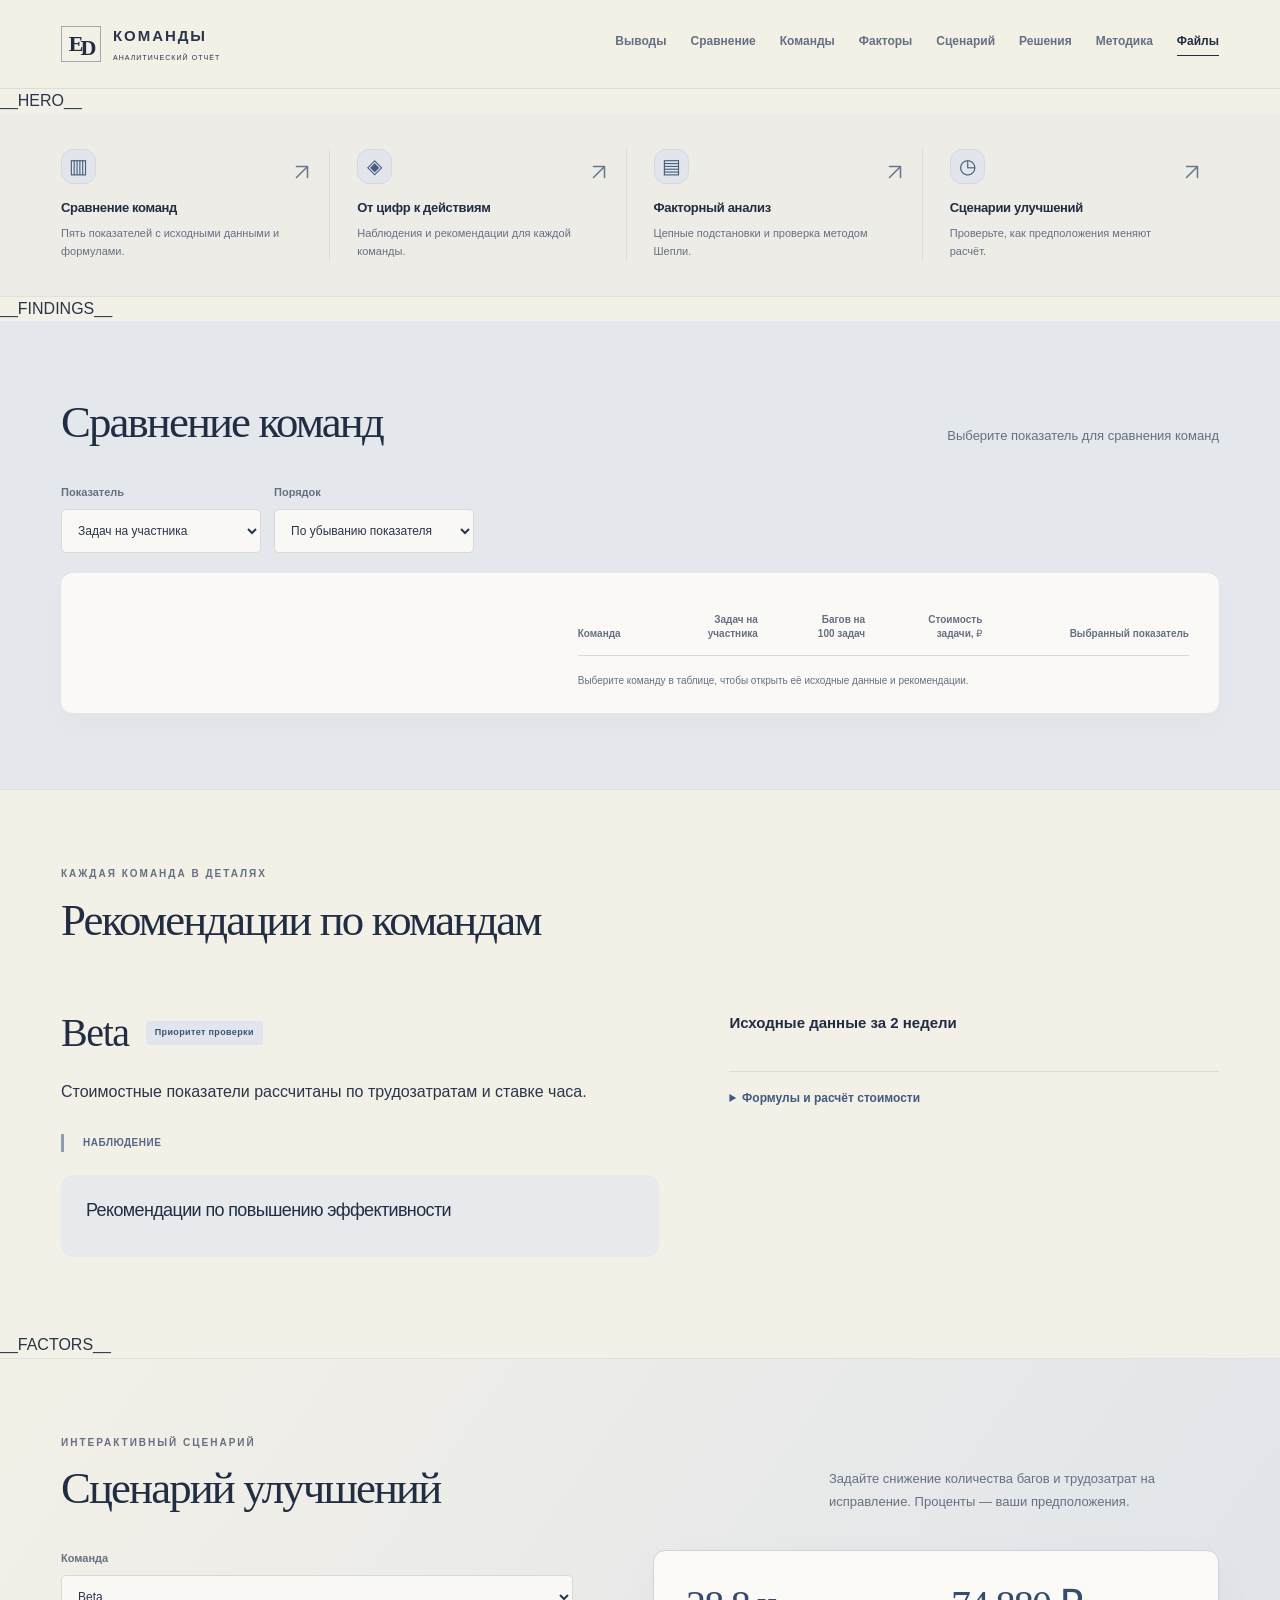
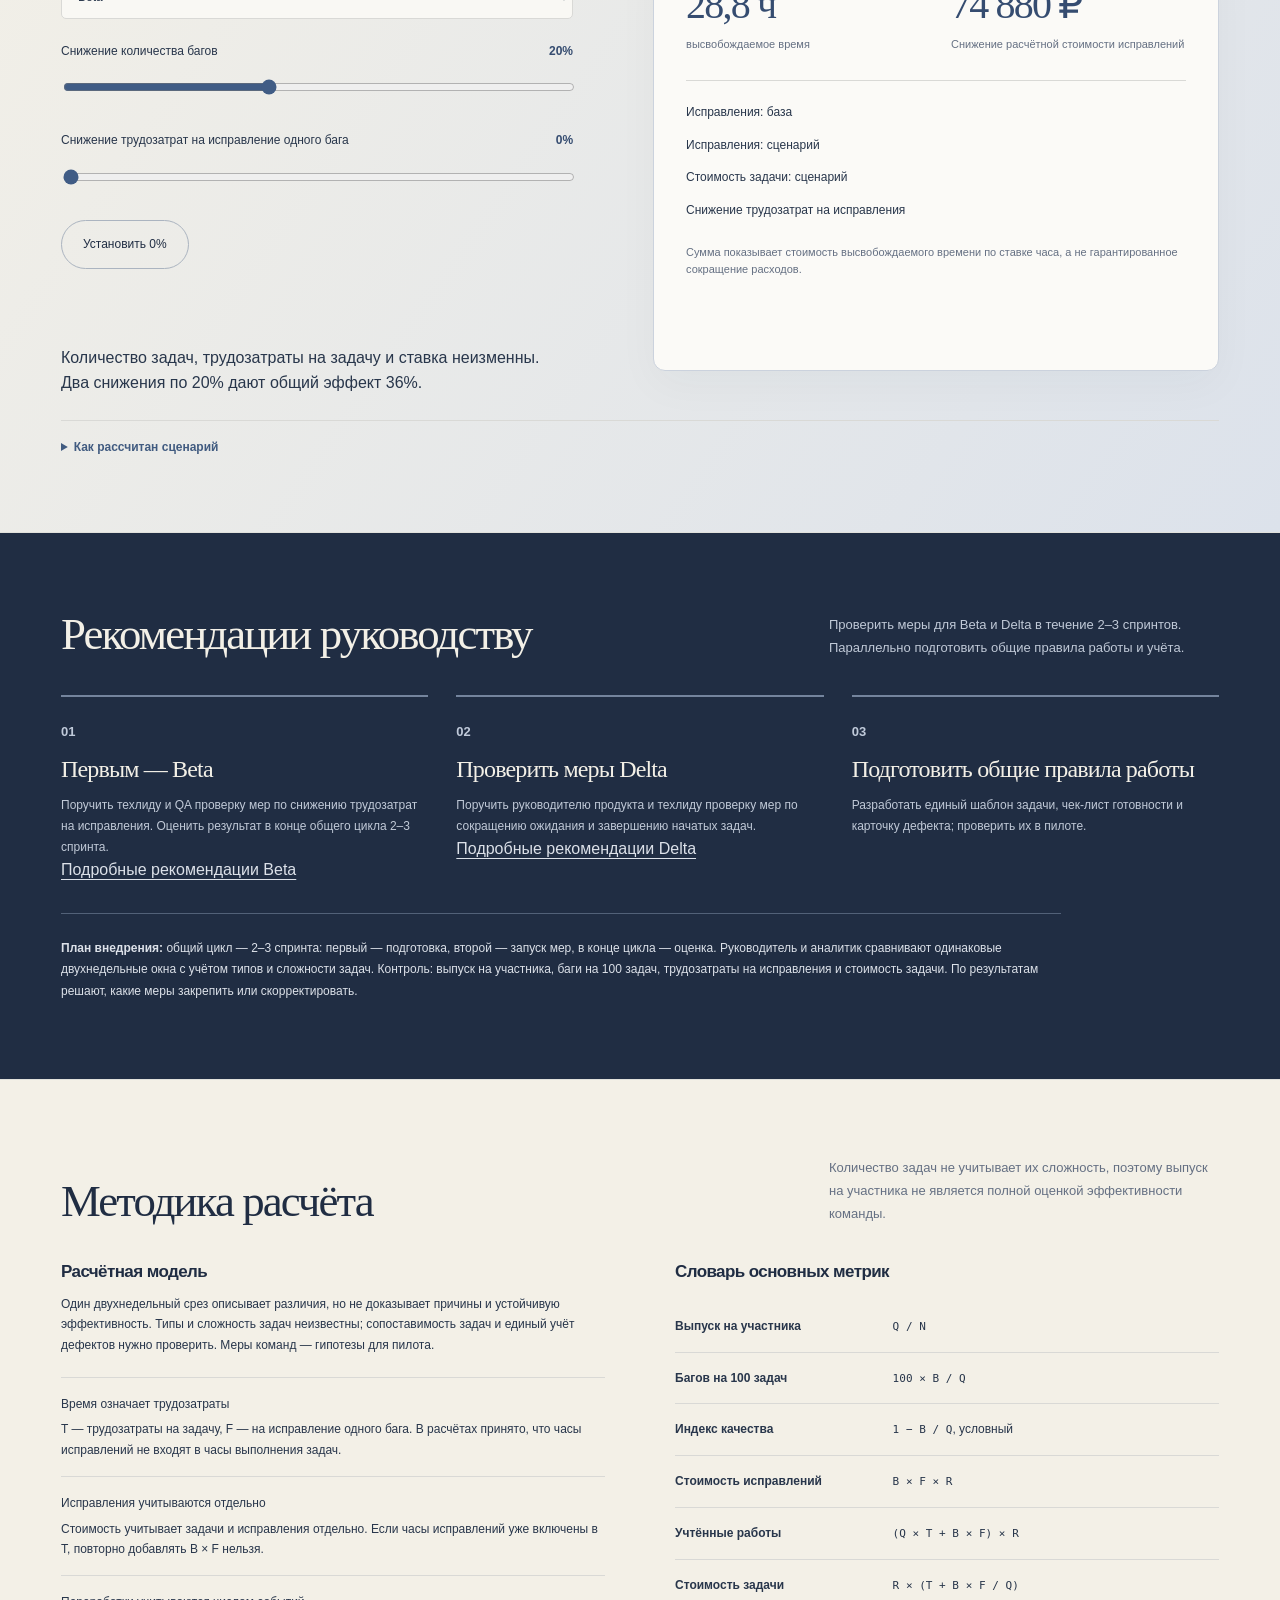
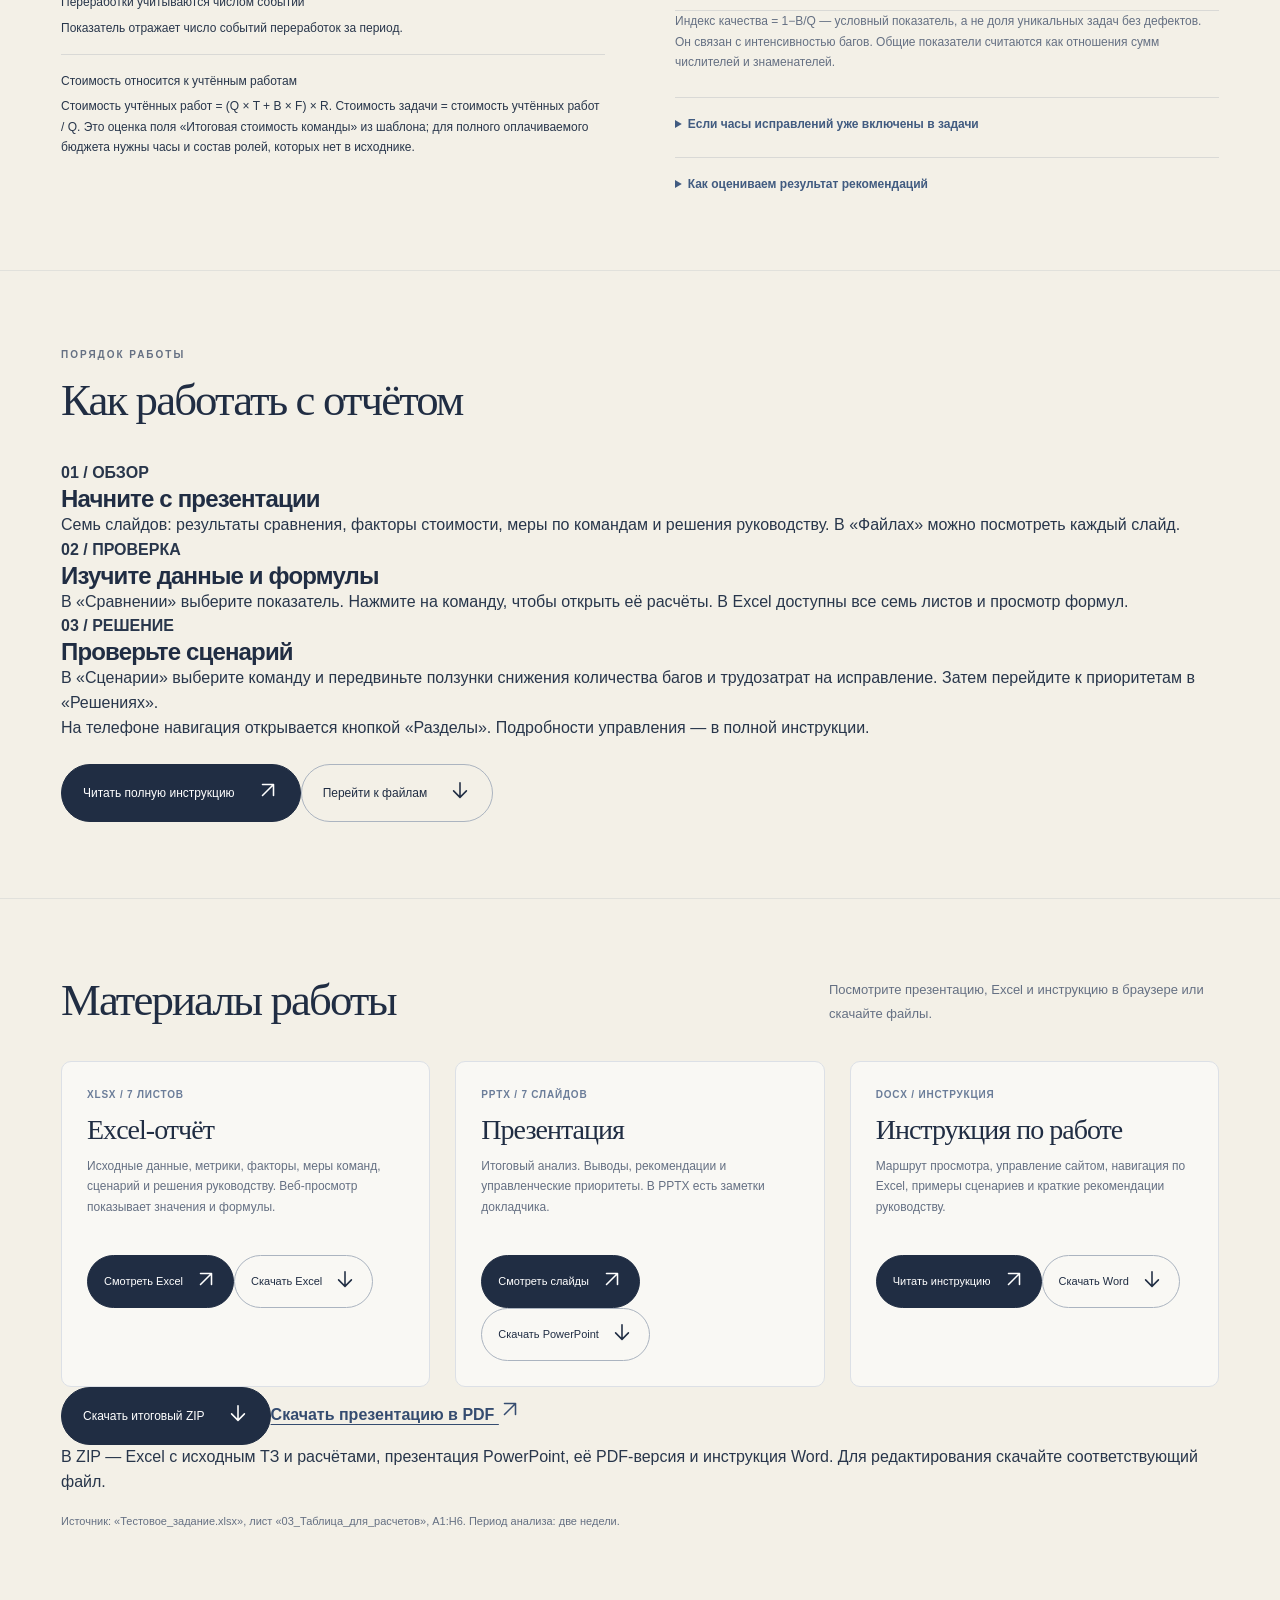
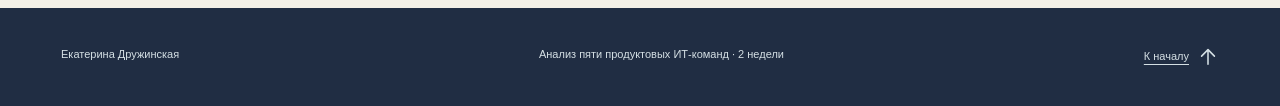
<file: source/report-template.html>
<!doctype html>
<html lang="ru">
<head>
<meta charset="utf-8"><meta name="viewport" content="width=device-width,initial-scale=1">
<meta name="description" content="Анализ эффективности пяти ИТ-команд: метрики, факторы стоимости, рекомендации и интерактивные сценарии.">
<meta name="author" content="Екатерина Дружинская">
<title>Эффективность ИТ-команд: аналитический отчёт</title>
<style>
:root{--navy:#173247;--teal:#354C70;--orange:#9AAAC0;--ink:#243746;--muted:#5e707a;--line:#d6e0e3;--paper:#f6f5f0;--soft:#edf3f3;--white:#fff;--radius:12px;font-family:Arial,Helvetica,sans-serif;color:var(--ink);background:var(--white);font-synthesis:none}
*{box-sizing:border-box}html{scroll-behavior:smooth;scroll-padding-top:90px}body{margin:0;font-size:16px;line-height:1.55}a{color:inherit}button,input,select{font:inherit}button,a,input,select{touch-action:manipulation}button,select{cursor:pointer}button:focus-visible,a:focus-visible,input:focus-visible,select:focus-visible,summary:focus-visible{outline:3px solid #d6a936;outline-offset:4px}button{color:inherit}a{text-underline-offset:4px}h1,h2,h3,p{margin:0}h1,h2,h3{color:var(--navy);line-height:1.12;letter-spacing:-.035em}h1{font-size:clamp(44px,6.8vw,80px);font-weight:700;max-width:800px}h2{font-size:clamp(30px,4.1vw,45px);font-weight:600}h3{font-size:24px;font-weight:600}p+p{margin-top:14px}strong{font-weight:700}.wrap{max-width:1200px;margin:auto;padding:0 36px}.muted{color:var(--muted)}.small{font-size:13px;line-height:1.55}.eyebrow{font-size:12px;letter-spacing:.14em;text-transform:uppercase;font-weight:700;color:var(--teal);margin-bottom:22px}.section{padding:80px 0;scroll-margin-top:80px}.section+.section{border-top:1px solid var(--line)}.section-heading{display:flex;justify-content:space-between;align-items:end;gap:36px;margin-bottom:34px}.section-heading p{max-width:430px;color:var(--muted)}.num{font-variant-numeric:tabular-nums;white-space:nowrap}.btn{display:inline-flex;align-items:center;justify-content:center;gap:12px;padding:13px 19px;border-radius:6px;border:1px solid var(--navy);background:var(--navy);color:#fff;text-decoration:none;font-weight:600;min-height:46px}.btn.secondary{background:transparent;color:var(--navy);border-color:var(--line)}.btn:hover{filter:brightness(1.08)}.link{font-weight:600;color:var(--teal)}.tag{display:inline-block;font-size:12px;letter-spacing:.04em;background:#e1eded;color:var(--teal);border-radius:4px;padding:5px 9px;font-weight:700}.sr-only{position:absolute;width:1px;height:1px;padding:0;margin:-1px;overflow:hidden;clip:rect(0,0,0,0);white-space:nowrap;border:0}
header{position:sticky;top:0;z-index:20;background:rgba(255,255,255,.97);border-bottom:1px solid var(--line)}.header-inner{display:flex;align-items:center;justify-content:space-between;min-height:76px;gap:25px}.brand{font-size:16px;font-weight:700;letter-spacing:-.03em;text-decoration:none;display:flex;align-items:center;gap:12px}.brand-mark{height:25px;width:25px;background:var(--teal);border-radius:3px;display:block}nav{display:flex;gap:24px;font-size:13px;font-weight:600}nav a{text-decoration:none;color:var(--muted)}nav a:hover{color:var(--teal)}.menu{display:none;background:transparent;border:1px solid var(--line);border-radius:5px;padding:9px 12px;min-height:44px}
.hero{background:var(--paper);padding:76px 0 55px}.hero-grid{display:grid;grid-template-columns:1.04fr .96fr;gap:65px;align-items:start}.hero-lead{margin-top:27px;font-size:20px;line-height:1.5;max-width:580px}.hero-actions{display:flex;gap:12px;flex-wrap:wrap;margin-top:31px}.hero-chart{padding-top:16px}.hero-chart h3{font-size:19px;line-height:1.4;letter-spacing:-.02em;margin-bottom:17px}.hero-note{border-top:1px solid var(--line);margin-top:34px;padding-top:22px;max-width:1100px;font-size:13px;color:var(--muted)}.hero-summary{display:flex;gap:35px;align-items:center;margin-top:22px}.hero-summary .big{font-size:48px;font-weight:600;line-height:1;color:var(--orange);letter-spacing:-.05em}.hero-summary p{font-size:14px;max-width:250px;line-height:1.5}.stats{display:grid;grid-template-columns:repeat(3,1fr);padding-top:37px;margin-top:43px;border-top:1px solid var(--line);gap:35px}.stat{border-right:1px solid var(--line);padding-right:24px}.stat:last-child{border:0}.stat .value{font-size:36px;line-height:1.15;letter-spacing:-.04em;color:var(--navy);font-weight:600}.stat .label{font-size:13px;color:var(--muted);margin-top:7px}.chart-container{width:100%}.chart-container svg{display:block;width:100%;overflow:visible}.chart-container svg text{font-family:Arial,Helvetica,sans-serif;fill:var(--muted);font-size:13px}.chart-container svg .value{fill:var(--ink);font-weight:700}.chart-container svg .team{fill:var(--ink);font-size:14px}
.controls{display:flex;gap:18px;align-items:end;flex-wrap:wrap;margin-bottom:20px}.field{display:flex;flex-direction:column;gap:8px;font-size:13px;color:var(--muted);font-weight:600}.field select,.field input[type=number]{background:#fff;border:1px solid var(--line);border-radius:5px;padding:11px 13px;min-height:44px;color:var(--ink);font-weight:400}.field select{min-width:210px}.compare-grid{display:grid;grid-template-columns:.85fr 1.15fr;gap:42px;align-items:start}.table-scroll{overflow-x:auto;width:100%}table{width:100%;border-collapse:collapse;font-size:14px}th{font-weight:600;font-size:12px;line-height:1.4;text-align:right;color:var(--muted);padding:14px 13px;border-bottom:1px solid var(--line);vertical-align:bottom}td{padding:17px 13px;border-bottom:1px solid var(--line);text-align:right;font-variant-numeric:tabular-nums;vertical-align:top}th:first-child,td:first-child{text-align:left;padding-left:0}td:last-child,th:last-child{padding-right:0}.team-link{border:0;padding:3px 0;background:transparent;font-weight:700;color:var(--teal);text-decoration:underline;text-underline-offset:5px;min-height:28px}.selected-row{background:#edf4f3}.compare-note{margin-top:17px;font-size:13px;color:var(--muted)}
.team-nav{display:flex;gap:8px;flex-wrap:wrap;margin-bottom:30px}.team-nav button,.method-nav button{background:transparent;border:1px solid var(--line);border-radius:5px;padding:10px 17px;min-height:44px;font-size:14px}.team-nav button[aria-pressed=true],.method-nav button[aria-pressed=true]{background:var(--navy);color:#fff;border-color:var(--navy)}.team-layout{display:grid;grid-template-columns:1.1fr .9fr;gap:64px}.team-summary{display:flex;align-items:center;gap:17px;margin-bottom:24px}.team-summary h3{font-size:38px}.team-metrics{display:grid;grid-template-columns:1fr 1fr;gap:25px 35px;margin-bottom:30px}.team-metric .value{font-size:30px;color:var(--navy);font-weight:600;line-height:1.2}.team-metric .label{font-size:13px;color:var(--muted);margin-top:5px}.insight{border-left:3px solid var(--teal);padding-left:19px;margin-top:25px}.insight .label{font-size:12px;letter-spacing:.05em;text-transform:uppercase;color:var(--teal);font-weight:700;margin-bottom:8px}.recommendation{background:var(--soft);padding:25px 27px;border-radius:var(--radius);margin-top:23px}.recommendation h3{font-size:20px;margin-bottom:12px}.recommendation p+p{margin-top:12px}.source-table{font-size:14px}.source-table td:first-child{color:var(--muted);font-weight:400;width:70%}.source-table td{padding:11px 0}.source-title{font-size:16px;font-weight:600;color:var(--navy);margin-bottom:13px}details{margin-top:24px;border-top:1px solid var(--line);padding-top:17px}summary{cursor:pointer;color:var(--teal);font-weight:600}details p{margin-top:16px;font-size:14px}code{font-family:Consolas,'DejaVu Sans Mono',monospace;font-size:.92em;background:#e9efef;padding:3px 6px;border-radius:3px;overflow-wrap:anywhere}.formula-line{display:block;margin-top:12px;line-height:1.9}
.factor-header{display:flex;gap:35px;justify-content:space-between;align-items:start;margin:25px 0}.factor-header .difference{font-size:40px;letter-spacing:-.04em;color:var(--navy);font-weight:600;line-height:1.1}.factor-header p{max-width:630px;font-size:14px;color:var(--muted)}.method-nav{display:flex;gap:8px;flex-wrap:wrap}.waterfall-scroll{overflow-x:auto}.waterfall{min-width:660px}.factor-table{max-width:800px;margin-top:12px}.factor-table td,.factor-table th{padding:12px 16px}.factor-table td:first-child,.factor-table th:first-child{padding-left:0}.factor-table .sum{font-weight:700;color:var(--navy)}.model-note{font-size:13px;color:var(--muted);margin-top:18px;max-width:900px}
.scenario-section{background:var(--paper)}.scenario-layout{display:grid;grid-template-columns:.95fr 1.05fr;gap:64px}.scenario-controls{display:flex;flex-direction:column;gap:23px}.range-field{display:block}.range-title{display:flex;justify-content:space-between;gap:20px;margin-bottom:12px;font-size:14px}.range-title output{font-weight:700;color:var(--teal)}input[type=range]{width:100%;accent-color:var(--teal);height:26px;cursor:pointer}.scenario-result{padding:30px;background:#fff;border:1px solid var(--line);border-radius:var(--radius)}.scenario-big{display:grid;grid-template-columns:1fr 1fr;gap:30px;padding-bottom:27px;margin-bottom:22px;border-bottom:1px solid var(--line)}.scenario-big .value{font-size:clamp(28px,3.8vw,42px);line-height:1.1;font-weight:600;color:var(--teal);letter-spacing:-.045em}.scenario-big .label{font-size:13px;color:var(--muted);margin-top:9px}.scenario-row{display:flex;justify-content:space-between;gap:18px;font-size:14px;margin-top:14px}.scenario-row .num{font-weight:600}.scenario-disclaimer{font-size:13px;color:var(--muted);margin-top:24px}.scenario-baseline{margin-top:17px;font-size:14px;color:var(--muted)}
.pilot-list{counter-reset:steps;display:grid;grid-template-columns:repeat(4,1fr);gap:28px;margin:30px 0}.pilot-step{counter-increment:steps;border-top:2px solid var(--teal);padding-top:22px}.pilot-step:before{content:'0' counter(steps);font-size:13px;color:var(--teal);font-weight:700}.pilot-step h3{font-size:21px;margin-top:12px;margin-bottom:12px}.pilot-step p{font-size:14px;color:var(--muted)}.pilot-note{padding-top:24px;border-top:1px solid var(--line);font-size:14px;max-width:1000px}.method-layout{display:grid;grid-template-columns:1fr 1fr;gap:55px}.method-block h3{font-size:22px;margin-bottom:13px}.method-block p{font-size:14px}.assumption-list{margin:22px 0 0;padding:0;list-style:none}.assumption-list li{padding:16px 0;border-top:1px solid var(--line);font-size:14px}.assumption-list strong{display:block;margin-bottom:5px}.dictionary{font-size:14px;margin-top:20px}.dictionary td{text-align:left}.dictionary td:first-child{width:40%;font-weight:600}.dictionary code{background:transparent;padding:0}.download-grid{display:grid;grid-template-columns:repeat(3,1fr);gap:30px;margin-top:32px}.download-item{padding-top:20px;border-top:2px solid var(--navy)}.download-item .file-type{font-size:12px;font-weight:700;color:var(--teal);letter-spacing:.08em}.download-item h3{font-size:23px;margin:11px 0}.download-item p{font-size:14px;color:var(--muted);min-height:67px;margin-bottom:19px}footer{background:var(--navy);color:#d4dfe4;padding:30px 0;font-size:13px}.footer-inner{display:flex;justify-content:space-between;gap:25px;flex-wrap:wrap}.print-only{display:none}
@media(max-width:1000px){.hero-grid{gap:34px}.compare-grid{grid-template-columns:1fr}.team-layout{gap:35px}.scenario-layout{gap:32px}.scenario-big{gap:15px}.pilot-list{grid-template-columns:1fr 1fr}.wrap{padding:0 26px}nav{gap:14px}.hero-lead{font-size:18px}}
@media(max-width:740px){.wrap{padding:0 20px}.section{padding:54px 0}.hero{padding:45px 0 35px}.hero-grid,.team-layout,.scenario-layout,.method-layout{grid-template-columns:1fr;gap:30px}.hero-chart{padding-top:8px}.hero-lead{font-size:18px}.hero-summary{margin-top:14px}.stats{gap:20px;padding-top:26px;margin-top:30px}.stat{padding-right:10px}.stat .value{font-size:27px}.stat .label{font-size:12px}.section-heading{display:block}.section-heading p{margin-top:18px}.section-heading h2{max-width:550px}.menu{display:block}nav{display:none}nav.open{display:flex;position:absolute;top:75px;left:0;right:0;background:#fff;padding:20px;flex-wrap:wrap;border-bottom:1px solid var(--line);gap:20px}.header-inner{min-height:75px}.brand{font-size:15px}.factor-header{display:block}.factor-header p{margin-top:15px}.factor-header .difference{font-size:34px}.team-summary h3{font-size:34px}.team-metric .value{font-size:28px}.download-grid{grid-template-columns:1fr;gap:28px}.download-item p{min-height:0}.scenario-result{padding:24px}.scenario-big .value{font-size:32px}.team-nav button{flex:1;padding:10px}.team-nav{gap:6px}.field select{max-width:100%;min-width:185px}.controls{gap:12px}.hero-note{margin-top:25px}.model-note{font-size:12px}}
@media(max-width:380px){.wrap{padding:0 16px}.stats{grid-template-columns:1fr 1fr}.stat:last-child{grid-column:1/-1}.stat:nth-child(2){border:0}.scenario-big{grid-template-columns:1fr;gap:20px}.pilot-list{grid-template-columns:1fr}.team-metrics{gap:20px}.team-nav{display:grid;grid-template-columns:repeat(3,1fr)}.brand-mark{display:none}.hero-summary{gap:22px}.scenario-row{font-size:13px}.section-heading p{font-size:14px}}
@media(max-width:740px){.scenario-big .value{font-size:clamp(26px,7vw,32px)}}
@media(prefers-reduced-motion:reduce){html{scroll-behavior:auto}*{transition:none!important}}
@media print{header,.hero-actions,.controls,.team-nav,.method-nav,.scenario-controls,.download-grid .btn,.menu,.no-print{display:none!important}.wrap{max-width:none;padding:0}.section{padding:24px 0;break-inside:avoid}body{font-size:11px}.hero{padding:20px 0}.hero-grid{gap:30px}h1{font-size:42px}h2{font-size:28px}.team-layout,.method-layout,.scenario-layout{gap:20px}.print-only{display:block}.hero-note{margin-top:20px}.chart-container{max-width:100%}footer{background:#fff;color:#243746}.section-heading{margin-bottom:18px}.download-item p{min-height:0}}

/* Milk and navy, presentation palette. Reference-based page rhythm. */
:root{--navy:#202d43;--teal:#354c70;--orange:#8a9bb2;--ink:#28364b;--muted:#657083;--line:#d9d9d6;--paper:#f3f0e7;--soft:#e7eaf0;--radius:12px;background:var(--paper)}
body{background:var(--paper);font-family:Arial,Helvetica,sans-serif}.wrap{max-width:1250px;padding:0 46px}h1,h2{font-family:Georgia,'Times New Roman',serif;font-weight:400;letter-spacing:-.042em}h1 em,h2 em{font-weight:400;font-style:italic;color:#617491}.eyebrow{color:#6a7688;font-size:10px;letter-spacing:.2em;margin-bottom:20px}header{background:rgba(243,240,231,.96);border-color:#deddd7}.header-inner{min-height:88px}.brand{font-size:15px;letter-spacing:.13em;gap:12px}.brand-mark{background:transparent;color:var(--navy);height:36px;width:40px;border:1px solid #9da7b5;display:flex;align-items:center;justify-content:center;font-family:Georgia,serif;font-size:22px;letter-spacing:-.14em;border-radius:0}.brand-mark span{margin-top:8px}.brand-sub{display:block;font-size:7px;letter-spacing:.15em;margin-top:5px;font-weight:400}nav{gap:24px;font-size:12px}nav a:last-child{color:var(--navy);border-bottom:1px solid var(--navy);padding-bottom:4px}
.hero{padding:74px 0 24px;overflow:hidden;background:radial-gradient(ellipse at 83% 70%,#c5cbd3 0,transparent 40%),var(--paper)}.hero-grid{grid-template-columns:1fr 1.15fr;gap:35px;align-items:center}h1{font-size:clamp(44px,4.6vw,66px);line-height:1.02;max-width:600px}.hero-lead{font-size:16px;line-height:1.65;max-width:430px;margin-top:25px;color:var(--muted)}.hero-actions{gap:23px;align-items:center;margin-top:29px}.btn{font-size:12px;font-weight:500;padding:14px 21px;border-radius:30px;gap:22px;background:var(--navy)}.btn.secondary{border-color:#abb4c0;color:var(--navy)}.hero-link{display:flex;align-items:center;gap:10px;font-size:11px;text-decoration:none;font-weight:600}.hero-link small{display:block;font-size:9px;color:var(--muted);margin-top:4px;font-weight:400}.play-icon{border:1px solid #a2aab5;width:37px;height:37px;display:grid;place-items:center;border-radius:50%;font-size:16px}.live-dot{display:inline-block;width:5px;height:5px;border-radius:50%;background:#697b96;margin-right:8px}.hero-facts{display:flex;margin-top:42px;gap:24px}.hero-facts>div+div{border-left:1px solid #c8cdd1;padding-left:24px}.hero-facts strong{display:block;font-size:21px;font-weight:500;letter-spacing:-.025em}.hero-facts span{font-size:9px;color:var(--muted);display:block;margin-top:7px}.hero-note{border:0;font-size:10px;line-height:1.6;max-width:100%;padding:0;margin-top:43px;color:#727b89}
.device-scene{position:relative;padding:28px 0 58px;isolation:isolate}.scene-disc{position:absolute;width:390px;height:390px;background:linear-gradient(135deg,#d9dce0,#9caabd);border-radius:50%;z-index:-1;right:-40px;top:5px;opacity:.7}.device{position:relative;background:linear-gradient(135deg,#3e4c63,#1d2737);padding:12px;border-radius:15px 15px 5px 5px;box-shadow:0 28px 33px -20px #3b465b88;transform:perspective(1400px) rotateY(-7deg) rotateX(2deg);margin:0 6px 0 8px}.device-camera{position:absolute;top:4px;left:50%;height:4px;width:4px;border-radius:50%;background:#8e9aab}.device-display{background:#fbfaf7;display:grid;grid-template-columns:53px 1fr;min-height:349px;border-radius:4px;overflow:hidden}.device-sidebar{background:#202d43;display:flex;flex-direction:column;align-items:center;gap:25px;color:#c4cddd;padding-top:21px;font-size:14px}.device-sidebar b{font-size:10px;letter-spacing:.1em;margin-bottom:8px}.device-sidebar span{opacity:.6}.device-sidebar .device-side-active{opacity:1}.device-content{padding:20px 19px 9px;min-width:0}.device-topline{display:flex;justify-content:space-between;align-items:center;font-size:11px}.device-topline>span{font-size:8px;padding:4px 7px;border:1px solid var(--line);border-radius:4px;color:var(--muted)}.device-kpis{display:grid;grid-template-columns:1fr 1fr;gap:14px;margin:20px 0 16px}.device-kpis>div{border-bottom:1px solid #e0e3e7;padding-bottom:12px}.device-kpis span{font-size:8px;color:var(--muted);display:block;margin-bottom:7px}.device-kpis b{font-size:20px;color:var(--navy);font-weight:500;white-space:nowrap}.device-chart-title{font-size:9px;font-weight:600;margin-bottom:9px}.device-content .chart-container svg text{font-size:11px}.device-content .chart-container svg .team{font-size:12px}.device-base{height:13px;background:linear-gradient(#b7bcc5,#738095);width:106%;margin-left:-3%;border-radius:1px 1px 55% 55%;box-shadow:0 20px 25px -11px #25334e70}.device-chip{position:absolute;right:17px;bottom:30px;display:flex;align-items:center;gap:13px;padding:15px 18px;background:#fbfaf6;box-shadow:0 12px 40px #202d4320;border:1px solid #dce0e6;border-radius:8px;min-width:260px}.device-chip>span{font-size:9px;color:var(--muted)}.device-chip b{display:block;font-size:11px;margin-top:5px;color:var(--navy);font-weight:500}.device-chip .chip-dot{width:29px;height:29px;border:8px solid #dbe1e9;border-radius:50%;background:#40597c}.device-chip .chip-arrow{font-size:18px;margin-left:8px}.scene-caption{position:absolute;bottom:0;right:20px;font-size:9px;color:var(--muted)}
.feature-strip{background:#edece6;border-bottom:1px solid #e0e0dc;padding:35px 0}.feature-grid{display:grid;grid-template-columns:repeat(4,1fr);gap:27px}.feature-grid>a{position:relative;text-decoration:none;padding:0 22px 0 0;border-right:1px solid #d9dcd9}.feature-grid>a:last-child{border:0}.feature-icon{height:35px;width:35px;display:grid;place-items:center;border:1px solid #d3d9e1;border-radius:12px;background:#e2e6ec;color:#455c7c;font-size:20px;margin-bottom:17px}.feature-grid h3{font-size:13px;letter-spacing:-.025em;margin-bottom:9px}.feature-grid p{font-size:11px;color:var(--muted);line-height:1.65;max-width:220px}.feature-arrow{position:absolute;right:16px;top:12px;color:#67788f;font-size:17px}
.section{padding:76px 0}.section+.section{border-color:#e1e1dc}h2{font-size:clamp(32px,3.5vw,47px);line-height:1.12}.section-heading{margin-bottom:36px;gap:50px}.section-heading p:not(.eyebrow){font-size:13px;line-height:1.8;max-width:390px}.section-heading .eyebrow{margin-bottom:13px}.questions-layout{display:grid;grid-template-columns:.85fr 1.4fr;gap:55px;align-items:center}.questions-layout>div>p:not(.eyebrow){font-size:13px;color:var(--muted);line-height:1.8;margin:23px 0}.questions-layout h2{font-size:37px}.question-cards{display:grid;grid-template-columns:repeat(4,1fr);gap:10px}.question-cards>a{position:relative;text-decoration:none;background:#eae9e4;border:1px solid #e4e3df;border-radius:9px;padding:24px 16px 48px;min-height:208px;transition:background .2s,transform .2s}.question-cards>a:hover{background:#e0e5ec;transform:translateY(-4px)}.question-cards>a>span{font-size:8px;letter-spacing:.06em;color:#758299;display:block;margin-bottom:25px}.question-cards h3{font-size:15px;font-weight:500;line-height:1.3;margin-bottom:12px}.question-cards p{font-size:10px;line-height:1.6;color:var(--muted)}.question-cards b{position:absolute;bottom:17px;right:18px;font-weight:400;color:#6c7d94}
#overview{background:#e4e7ec}.compare-grid{background:#faf9f5;padding:26px 30px 25px;border-radius:12px;gap:35px;box-shadow:0 12px 30px #202d4305}.controls{gap:13px}.field{font-size:11px}.field select{font-size:12px;min-width:200px;padding:10px 12px;background:#f9f8f4}.compare-grid table{font-size:12px}.compare-grid td{padding:19px 11px}.compare-grid th{font-size:10px}.compare-note,#metric-caption{font-size:10px}.chart-container svg text{font-family:Arial,Helvetica,sans-serif;fill:var(--muted);font-size:12px}.chart-container svg .value{fill:var(--navy)}.chart-container svg .team{font-size:12px}.selected-row{background:#e8edf4}.team-link{color:#354c70}.team-nav button,.method-nav button{border-radius:24px;font-size:12px;padding:9px 20px}.team-layout{gap:70px}.team-metric .value{font-family:Georgia,'Times New Roman',serif;font-weight:400;font-size:34px}.team-metric .label{font-size:11px}.team-metrics{gap:25px}.team-summary h3{font-family:Georgia,serif;font-weight:400;font-size:40px}.tag{font-size:9px;background:#e1e6ee;color:#3d5375}.insight{border-color:#8e9db1;font-size:14px;line-height:1.75}.insight .label{font-size:10px;color:#536987}.recommendation{background:#e7e9ed;padding:25px;font-size:13px;line-height:1.75}.recommendation h3{font-size:18px;font-weight:500}.source-title{font-size:15px}.source-table{font-size:12px}.source-table td{padding:13px 0}.source-table td:first-child{width:73%}details p{font-size:12px;line-height:1.7}summary{font-size:12px;color:#415b80}code{background:#e4e8ef}
#factors{background:#e7e9ee}.factor-header .difference{font-family:Georgia,serif;font-weight:400;font-size:44px}.factor-table{font-size:12px}.model-note{font-size:11px;line-height:1.75}.factor-header>p{font-size:12px;line-height:1.75}.scenario-section{background:linear-gradient(125deg,#f3f0e7,#dce2eb)}.scenario-layout{gap:80px}.scenario-result{background:#fbfaf7;border-color:#cbd2dd;box-shadow:0 14px 44px #202d4309;border-radius:12px;padding:32px}.scenario-big .value{font-family:Georgia,serif;font-weight:400;color:#354c70;font-size:40px}.scenario-row{font-size:12px}.scenario-big .label,.scenario-disclaimer{font-size:11px;line-height:1.6}.range-title{font-size:12px}.scenario-baseline{font-size:12px;line-height:1.75}input[type=range]{accent-color:#405c85}
#leadership{background:var(--navy);color:#dce1e9}#leadership h2,#leadership h3{color:#f3f0e7}#leadership h2 em{color:#b3bfd2}#leadership .eyebrow{color:#adbad0}#leadership .section-heading p,#leadership .pilot-step p{color:#c0c9d7}#leadership .pilot-step{border-color:#74849d}#leadership .pilot-step:before{color:#c0cada}#leadership .pilot-step h3{font-family:Georgia,serif;font-weight:400;font-size:24px}#leadership .pilot-step p{font-size:12px;line-height:1.75}#leadership .pilot-note{border-color:#526178;font-size:12px;line-height:1.8}.method-layout{gap:70px}.method-block h3{font-size:17px}.assumption-list li,.method-block p,.dictionary{font-size:12px;line-height:1.7}.assumption-list strong{font-weight:500}.dictionary td{padding:15px 0}
.report-cta{background:#dce2eb;overflow:hidden}.cta-grid{display:grid;grid-template-columns:1fr;gap:0;align-items:center}.cta-grid>div:first-child{padding:58px 0}.cta-grid h2{font-size:43px}.cta-grid p:not(.eyebrow){font-size:13px;color:var(--muted);max-width:430px;line-height:1.8;margin:23px 0}
.download-grid{gap:25px}.download-item{padding:25px;border:1px solid #dce0e6;border-radius:10px;background:#f9f8f4}.download-item h3{font-family:Georgia,serif;font-weight:400;font-size:28px}.download-item p{font-size:12px;line-height:1.7;min-height:80px}.download-item .file-type{font-size:10px;color:#6b7d99}.download-item .btn{font-size:11px;gap:12px;padding:12px 16px}.secondary-files{padding:0 0 65px}.secondary-files .wrap{display:flex;gap:25px;align-items:center;justify-content:space-between;border-top:1px solid #d9dde3;padding-top:25px}.secondary-files h2{font-family:Arial,sans-serif;font-size:14px;letter-spacing:0;font-weight:500}.secondary-files p{font-size:12px}.secondary-files a{text-underline-offset:4px}footer{background:var(--navy);padding:38px 0;font-size:11px}footer .wrap{gap:20px}
@media(min-width:1450px){.hero{padding-top:90px;padding-bottom:32px}.hero-grid{gap:55px}.device-display{min-height:360px}}
@media(max-width:1100px){.wrap{padding:0 28px}.hero-grid{gap:25px;grid-template-columns:1fr 1.08fr}.hero h1{font-size:51px}.device-content{padding:18px 12px 8px}.device-display{grid-template-columns:40px 1fr;min-height:320px}.device-kpis b{font-size:17px}.device-chip{right:0;min-width:240px}.hero-facts{gap:18px}.hero-facts>div+div{padding-left:18px}.questions-layout{grid-template-columns:1fr;gap:28px}.question-cards>a{min-height:190px}.questions-layout>div>p:not(.eyebrow){max-width:550px}.question-cards>a>span{margin-bottom:20px}.questions-layout>div:first-child{display:block}.compare-grid{grid-template-columns:1fr 1.1fr;padding:24px 20px}.team-layout,.scenario-layout{gap:40px}}
@media(max-width:740px){.wrap{padding:0 22px}.header-inner{min-height:75px}.hero{padding:40px 0 22px}.hero-grid{grid-template-columns:1fr;gap:25px}.hero h1{font-size:47px;max-width:100%}.hero-lead{font-size:15px;max-width:490px}.hero-actions{gap:20px;flex-wrap:wrap}.hero-facts{margin-top:32px;gap:20px}.hero-facts>div+div{padding-left:20px}.hero-facts strong{font-size:20px}.hero-facts span{font-size:9px}.device-scene{max-width:540px;width:100%;justify-self:center;padding-top:10px}.scene-disc{width:290px;height:290px;right:-10px}.device-display{min-height:310px;grid-template-columns:38px 1fr}.device-kpis{gap:10px}.device-kpis b{font-size:18px}.device-base{width:102%;margin-left:-1%}.device{margin:0 5px;transform:none;padding:9px}.device-chip{bottom:31px;right:10px;padding:12px 14px}.scene-caption{font-size:8px;right:12px}.hero-note{margin-top:23px;font-size:10px}.feature-strip{padding:26px 0}.feature-grid{grid-template-columns:1fr 1fr;gap:26px 20px}.feature-grid>a{padding-right:15px}.feature-grid>a:nth-child(2){border:0}.feature-grid p{font-size:11px}.feature-grid h3{font-size:13px}.feature-icon{margin-bottom:13px}.section{padding:53px 0}.section-heading p:not(.eyebrow){margin-top:20px}.section-heading .eyebrow{margin-top:0}.section-heading{margin-bottom:29px}.questions-layout h2{font-size:35px}.question-cards{grid-template-columns:1fr 1fr;gap:12px}.question-cards>a{padding:23px 20px 40px;min-height:194px}.question-cards h3{font-size:18px}.question-cards p{font-size:11px}.compare-grid{grid-template-columns:1fr;padding:20px 16px;gap:22px}.field select{min-width:0;width:100%;font-size:12px}.controls{display:grid;grid-template-columns:1fr;max-width:100%;gap:12px}.compare-grid td{padding:15px 7px;font-size:11px}.compare-grid th{font-size:9px;padding:12px 7px}.chart-container svg text{font-size:12px}.team-layout,.method-layout,.scenario-layout{grid-template-columns:1fr;gap:30px}.team-metric .value{font-size:31px}.team-summary{flex-wrap:wrap;gap:12px}.team-nav button{padding:10px 14px;flex:0 1 auto}.team-nav{gap:7px}.team-metrics{gap:23px 18px}.factor-header .difference{font-size:35px}.scenario-result{padding:23px}.scenario-big .value{font-size:clamp(25px,7vw,36px)}.scenario-big{gap:16px}.scenario-row{font-size:12px;gap:10px}.scenario-big .label{font-size:10px}.pilot-list{grid-template-columns:1fr 1fr;gap:26px 20px}.cta-grid{grid-template-columns:1fr;gap:0}.cta-grid>div:first-child{padding:43px 0}.cta-grid h2{font-size:35px}.download-grid{grid-template-columns:1fr;gap:15px}.download-item p{min-height:0}.secondary-files .wrap{display:block}.secondary-files p{margin-top:15px;line-height:2}.secondary-files{padding-bottom:43px}.menu{border-radius:6px;font-size:12px}.brand{font-size:13px}.brand-mark{display:flex;width:35px;height:33px}.brand-sub{font-size:6px}nav.open{padding:20px 22px;background:#f3f0e7}.method-block h3{font-size:18px}.dictionary{font-size:12px}footer{padding:30px 0}.source-table td:first-child{width:70%}}
@media(max-width:370px){.hero h1{font-size:42px}.hero-actions{gap:15px}.hero-facts{gap:12px}.hero-facts>div+div{padding-left:12px}.hero-facts strong{font-size:19px}.hero-facts span{font-size:8px}.device-display{grid-template-columns:30px 1fr}.device-content{padding:14px 8px 6px}.device-kpis b{font-size:15px}.device-kpis span{font-size:7px}.device-chip{min-width:220px;right:5px}.question-cards>a{padding:20px 15px 42px}.question-cards h3{font-size:16px}.scenario-big{grid-template-columns:1fr}.team-nav{display:flex}.pilot-list{grid-template-columns:1fr}}
@media(prefers-reduced-motion:reduce){.question-cards>a:hover{transform:none}}
@media print{.device-scene,.feature-strip,.questions-section,.report-cta{display:none}.hero-grid{display:block}.hero h1{font-size:42px}.hero{background:#fff}.hero-facts{margin:20px 0}.compare-grid{box-shadow:none;padding:0}.section{background:#fff!important;color:#202d43!important}#leadership h2,#leadership h3,#leadership p{color:#202d43!important}}

.leadership-grid{grid-template-columns:repeat(3,1fr)}.leadership-grid p+p{margin-top:18px}@media(max-width:740px){.leadership-grid{grid-template-columns:1fr}}

__VIEWER_CSS__

.drawn-arrow{display:inline-block;flex:none;vertical-align:middle;transition:transform .2s ease}
.btn:hover .arrow-right,.btn:focus-visible .arrow-right,.reader-step:hover .arrow-right{transform:translateX(3px)}
.btn:hover .arrow-down,.btn:focus-visible .arrow-down{transform:translateY(3px)}
.reader-step:hover .arrow-left{transform:translateX(-3px)}
.play-icon{width:48px;height:48px;display:inline-flex;align-items:center;justify-content:center;border:1px solid currentColor;border-radius:50%;background:transparent;transition:background .2s ease,color .2s ease,transform .2s ease}
.hero-link:hover .play-icon,.hero-link:focus-visible .play-icon{background:var(--navy);color:var(--paper);transform:translateY(2px)}
.hero-link:hover .arrow-down,.hero-link:focus-visible .arrow-down{transform:translateY(2px)}
.feature-arrow,.chip-arrow{display:inline-flex;align-items:center;justify-content:center}
.question-cards b .drawn-arrow{width:28px;height:28px}
.reader-step{display:inline-flex;align-items:center;justify-content:center;gap:8px}
.footer-inner>a{display:inline-flex;align-items:center;gap:8px}
.footer-inner>a:hover .arrow-up{transform:translateY(-3px)}
@media(prefers-reduced-motion:reduce){.drawn-arrow,.play-icon{transition:none}.drawn-arrow,.hero-link .play-icon{transform:none!important}}


__PROJECT_CSS__
</style>
</head>
<body>
<a class="sr-only" href="#overview">К содержанию отчёта</a>
<header><div class="wrap header-inner"><a href="#top" class="brand"><span class="brand-mark" aria-hidden="true">E<span>D</span></span><span>КОМАНДЫ<span class="brand-sub">АНАЛИТИЧЕСКИЙ ОТЧЁТ</span></span></a><button class="menu" id="menu-toggle" aria-expanded="false" aria-controls="main-nav">Разделы</button><nav id="main-nav" aria-label="Разделы отчёта"><a href="#findings">Выводы</a><a href="#overview">Сравнение</a><a href="#team">Команды</a><a href="#factors">Факторы</a><a href="#scenario">Сценарий</a><a href="#leadership">Решения</a><a href="#method">Методика</a><a href="#files">Файлы</a></nav></div></header>
<main>
__HERO__
<section class="feature-strip" aria-label="Возможности отчёта"><div class="wrap feature-grid">
<a href="#overview"><span class="feature-icon" aria-hidden="true">▥</span><h3>Сравнение команд</h3><p>Пять показателей с исходными данными и формулами.</p><span class="feature-arrow" aria-hidden="true"><svg class="drawn-arrow arrow-right" width="22" height="22" viewBox="0 0 24 24" fill="none" stroke="currentColor" stroke-width="1.7" stroke-linecap="round" stroke-linejoin="round" aria-hidden="true" focusable="false"><path d="M6 18 18 6M6 6h12v12"/></svg></span></a>
<a href="#team"><span class="feature-icon" aria-hidden="true">◈</span><h3>От цифр к действиям</h3><p>Наблюдения и рекомендации для каждой команды.</p><span class="feature-arrow" aria-hidden="true"><svg class="drawn-arrow arrow-right" width="22" height="22" viewBox="0 0 24 24" fill="none" stroke="currentColor" stroke-width="1.7" stroke-linecap="round" stroke-linejoin="round" aria-hidden="true" focusable="false"><path d="M6 18 18 6M6 6h12v12"/></svg></span></a>
<a href="#factors"><span class="feature-icon" aria-hidden="true">▤</span><h3>Факторный анализ</h3><p>Цепные подстановки и проверка методом Шепли.</p><span class="feature-arrow" aria-hidden="true"><svg class="drawn-arrow arrow-right" width="22" height="22" viewBox="0 0 24 24" fill="none" stroke="currentColor" stroke-width="1.7" stroke-linecap="round" stroke-linejoin="round" aria-hidden="true" focusable="false"><path d="M6 18 18 6M6 6h12v12"/></svg></span></a>
<a href="#scenario"><span class="feature-icon" aria-hidden="true">◷</span><h3>Сценарии улучшений</h3><p>Проверьте, как предположения меняют расчёт.</p><span class="feature-arrow" aria-hidden="true"><svg class="drawn-arrow arrow-right" width="22" height="22" viewBox="0 0 24 24" fill="none" stroke="currentColor" stroke-width="1.7" stroke-linecap="round" stroke-linejoin="round" aria-hidden="true" focusable="false"><path d="M6 18 18 6M6 6h12v12"/></svg></span></a></div></section>
__FINDINGS__
<section class="section" id="overview"><div class="wrap"><div class="section-heading"><div><h2>Сравнение команд</h2></div><p>Выберите показатель для сравнения команд</p></div>
 <div class="controls"><label class="field" for="metric">Показатель<select id="metric"><option value="productivity">Задач на участника</option><option value="cost_per_task">Стоимость задачи</option><option value="density100">Багов на 100 задач</option><option value="bug_cost">Стоимость исправлений</option><option value="q">Выполненные задачи</option></select></label><label class="field" for="sort-order">Порядок<select id="sort-order"><option value="value">По убыванию показателя</option><option value="name">По названию команды</option></select></label></div>
 <div class="compare-grid"><div><div class="chart-container" id="compare-chart"></div><p class="small muted" id="metric-caption"></p></div><div><div class="table-scroll"><table aria-label="Основные показатели пяти команд"><thead><tr><th>Команда</th><th>Задач на<br>участника</th><th>Багов на<br>100 задач</th><th>Стоимость<br>задачи, ₽</th><th id="selected-metric-header">Выбранный показатель</th></tr></thead><tbody id="comparison-body"></tbody></table></div><p class="compare-note">Выберите команду в таблице, чтобы открыть её исходные данные и рекомендации.</p></div></div>
</div></section>

<section class="section" id="team"><div class="wrap"><div class="section-heading"><div><p class="eyebrow">Каждая команда в деталях</p><h2>Рекомендации по командам</h2></div></div>
 <div class="team-nav" id="team-buttons" aria-label="Выбор команды"></div>
 <div class="team-layout"><div><div class="team-summary"><h3 id="team-name">Beta</h3><span class="tag" id="team-tag">Приоритет проверки</span></div><p class="team-cost-note">Стоимостные показатели рассчитаны по трудозатратам и ставке часа.</p><div class="team-metrics" id="team-metrics"></div><div class="insight"><div class="label">Наблюдение</div><p id="team-observation"></p></div><div class="recommendation"><h3>Рекомендации по повышению эффективности</h3><p id="team-action"></p><p class="team-expected" id="team-expected"></p><p class="small" id="team-owner"></p><p class="small" id="team-measure"></p><p class="team-deadline" id="team-deadline"></p></div></div><div><p class="source-title">Исходные данные за 2 недели</p><table class="source-table" aria-label="Исходные данные выбранной команды"><tbody id="team-source"></tbody></table><details id="formula-detail"><summary>Формулы и расчёт стоимости</summary><p><code class="formula-line" id="formula-cost"></code><code class="formula-line" id="formula-price"></code></p><p class="muted">T и F — трудозатраты на задачу и исправление одного бага. В расчётах принято, что часы исправлений не входят в часы выполнения задач.</p><p id="alternative-cost"></p></details></div></div>
</div></section>

__FACTORS__

<section class="section scenario-section" id="scenario"><div class="wrap"><div class="section-heading"><div><p class="eyebrow">Интерактивный сценарий</p><h2>Сценарий улучшений</h2></div><p>Задайте снижение количества багов и трудозатрат на исправление. Проценты — ваши предположения.</p></div>
 <div class="scenario-layout"><div class="scenario-controls"><label class="field" for="scenario-team">Команда<select id="scenario-team"><option>Alpha</option><option selected>Beta</option><option>Gamma</option><option>Delta</option><option>Omega</option></select></label>
 <label class="range-field" for="bugs-drop"><span class="range-title"><span>Снижение количества багов</span><output id="bugs-drop-label">20%</output></span><input id="bugs-drop" type="range" min="0" max="50" step="5" value="20"></label>
 <label class="range-field" for="fix-drop"><span class="range-title"><span>Снижение трудозатрат на исправление одного бага</span><output id="fix-drop-label">0%</output></span><input id="fix-drop" type="range" min="0" max="50" step="5" value="0"></label>
 <div><button class="btn secondary" id="reset-scenario" type="button">Установить 0%</button></div><p class="scenario-baseline" id="scenario-inputs"></p><p class="scenario-base-detail">Количество задач, трудозатраты на задачу и ставка неизменны.</p></div>
 <div class="scenario-result" aria-live="polite" aria-atomic="true"><div class="scenario-big"><div><div class="value num" id="scenario-hours">28,8 ч</div><div class="label">высвобождаемое время</div></div><div><div class="value num" id="scenario-value">74 880 ₽</div><div class="label">Снижение расчётной стоимости исправлений</div></div></div>
 <div class="scenario-row"><span>Исправления: база</span><span class="num" id="scenario-base"></span></div><div class="scenario-row"><span>Исправления: сценарий</span><span class="num" id="scenario-new"></span></div><div class="scenario-row"><span>Стоимость задачи: сценарий</span><span class="num" id="scenario-unit"></span></div><div class="scenario-row"><span>Снижение трудозатрат на исправления</span><span class="num" id="scenario-percent"></span></div><p class="scenario-disclaimer">Сумма показывает стоимость высвобождаемого времени по ставке часа, а не гарантированное сокращение расходов.</p></div></div>
 <p class="scenario-note">Два снижения по 20% дают общий эффект 36%.</p><details class="scenario-disclosure"><summary>Как рассчитан сценарий</summary><p>Количество задач Q, трудозатраты на задачу T и ставка часа R неизменны. Трудозатраты на исправления = B × (1−sB) × F × (1−sF), где B — количество багов, F — трудозатраты на исправление одного бага, sB и sF — заданные доли снижения. Дробное количество багов — математическое ожидание.</p></details>
</div></section>

<section class="section" id="leadership"><div class="wrap"><div class="section-heading"><div><h2>Рекомендации руководству</h2></div><p>Проверить меры для Beta и Delta в течение 2–3 спринтов. Параллельно подготовить общие правила работы и учёта.</p></div><div class="pilot-list leadership-grid"><div class="pilot-step"><h3>Первым — Beta</h3><p>Поручить техлиду и QA проверку мер по снижению трудозатрат на исправления. Оценить результат в конце общего цикла 2–3 спринта.</p><a class="team-deep-link" href="#team" data-select-team="Beta">Подробные рекомендации Beta</a></div><div class="pilot-step"><h3>Проверить меры Delta</h3><p>Поручить руководителю продукта и техлиду проверку мер по сокращению ожидания и завершению начатых задач.</p><a class="team-deep-link" href="#team" data-select-team="Delta">Подробные рекомендации Delta</a></div><div class="pilot-step"><h3>Подготовить общие правила работы</h3><p>Разработать единый шаблон задачи, чек-лист готовности и карточку дефекта; проверить их в пилоте.</p></div></div><p class="pilot-note"><strong>План внедрения:</strong> общий цикл — 2–3 спринта: первый — подготовка, второй — запуск мер, в конце цикла — оценка. Руководитель и аналитик сравнивают одинаковые двухнедельные окна с учётом типов и сложности задач. Контроль: выпуск на участника, баги на 100 задач, трудозатраты на исправления и стоимость задачи. По результатам решают, какие меры закрепить или скорректировать.</p></div></section>
<section class="section" id="method"><div class="wrap"><div class="section-heading"><h2>Методика расчёта</h2><p>Количество задач не учитывает их сложность, поэтому выпуск на участника не является полной оценкой эффективности команды.</p></div><div class="method-layout"><div class="method-block"><h3>Расчётная модель</h3><p>Один двухнедельный срез описывает различия, но не доказывает причины и устойчивую эффективность. Типы и сложность задач неизвестны; сопоставимость задач и единый учёт дефектов нужно проверить. Меры команд — гипотезы для пилота.</p><ul class="assumption-list"><li><strong>Время означает трудозатраты</strong>T — трудозатраты на задачу, F — на исправление одного бага. В расчётах принято, что часы исправлений не входят в часы выполнения задач.</li><li><strong>Исправления учитываются отдельно</strong>Стоимость учитывает задачи и исправления отдельно. Если часы исправлений уже включены в T, повторно добавлять B × F нельзя.</li><li><strong>Переработки учитываются числом событий</strong>Показатель отражает число событий переработок за период.</li><li><strong>Стоимость относится к учтённым работам</strong>Стоимость учтённых работ = (Q × T + B × F) × R. Стоимость задачи = стоимость учтённых работ / Q. Это оценка поля «Итоговая стоимость команды» из шаблона; для полного оплачиваемого бюджета нужны часы и состав ролей, которых нет в исходнике.</li></ul></div><div class="method-block"><h3>Словарь основных метрик</h3><table class="dictionary"><tbody><tr><td>Выпуск на участника</td><td><code>Q / N</code></td></tr><tr><td>Багов на 100 задач</td><td><code>100 × B / Q</code></td></tr><tr><td>Индекс качества</td><td><code>1 − B / Q</code>, условный</td></tr><tr><td>Стоимость исправлений</td><td><code>B × F × R</code></td></tr><tr><td>Учтённые работы</td><td><code>(Q × T + B × F) × R</code></td></tr><tr><td>Стоимость задачи</td><td><code>R × (T + B × F / Q)</code></td></tr></tbody></table><p class="small muted">Индекс качества = 1−B/Q — условный показатель, а не доля уникальных задач без дефектов. Он связан с интенсивностью багов. Общие показатели считаются как отношения сумм числителей и знаменателей.</p><details><summary>Если часы исправлений уже включены в задачи</summary><p>Тогда стоимость задачи равна T × R, а B × F повторно не прибавляется. Например, для Beta: 7,5 ч × 2 600 ₽/ч = 19 500 ₽ на задачу. Этот вариант учёта также приведён в Excel.</p></details><details><summary>Как оцениваем результат рекомендаций</summary><p>Сравниваем одинаковые двухнедельные окна по выпуску на участника, багам на 100 задач, трудозатратам на исправления и стоимости задачи. До пилота определяем правила учёта и собираем базу по ожиданиям ревью, возвратам, повторным дефектам, числу задач в работе и полноте карточек. Заранее согласуем критерии улучшения без ухудшения качества и выпуска. Проценты сценария — предположения, а не обязательные цели пилота.</p></details></div></div></div></section>


<section class="section guide-section" id="instruction"><div class="wrap"><div class="section-heading"><div><p class="eyebrow">Порядок работы</p><h2>Как работать с отчётом</h2></div></div><div class="guide-steps"><div class="guide-step"><b>01 / ОБЗОР</b><h3>Начните с презентации</h3><p>Семь слайдов: результаты сравнения, факторы стоимости, меры по командам и решения руководству. В «Файлах» можно посмотреть каждый слайд.</p></div><div class="guide-step"><b>02 / ПРОВЕРКА</b><h3>Изучите данные и формулы</h3><p>В «Сравнении» выберите показатель. Нажмите на команду, чтобы открыть её расчёты. В Excel доступны все семь листов и просмотр формул.</p></div><div class="guide-step"><b>03 / РЕШЕНИЕ</b><h3>Проверьте сценарий</h3><p>В «Сценарии» выберите команду и передвиньте ползунки снижения количества багов и трудозатрат на исправление. Затем перейдите к приоритетам в «Решениях».</p></div></div><p class="guide-tip">На телефоне навигация открывается кнопкой «Разделы». Подробности управления — в полной инструкции.</p><div class="file-actions" style="margin-top:24px"><button class="btn" type="button" data-view="guide">Читать полную инструкцию <span aria-hidden="true"><svg class="drawn-arrow arrow-right" width="22" height="22" viewBox="0 0 24 24" fill="none" stroke="currentColor" stroke-width="1.7" stroke-linecap="round" stroke-linejoin="round" aria-hidden="true" focusable="false"><path d="M6 18 18 6M6 6h12v12"/></svg></span></button><a class="btn secondary" href="#files">Перейти к файлам <span aria-hidden="true"><svg class="drawn-arrow arrow-down" width="22" height="22" viewBox="0 0 24 24" fill="none" stroke="currentColor" stroke-width="1.7" stroke-linecap="round" stroke-linejoin="round" aria-hidden="true" focusable="false"><path d="M12 4v16M5 13l7 7 7-7"/></svg></span></a></div></div></section>
<section class="section" id="files"><div class="wrap"><div class="section-heading"><div><h2>Материалы работы</h2></div><p>Посмотрите презентацию, Excel и инструкцию в браузере или скачайте файлы.</p></div><div class="download-grid"><div class="download-item"><div class="file-type">XLSX / 7 ЛИСТОВ</div><h3>Excel-отчёт</h3><p>Исходные данные, метрики, факторы, меры команд, сценарий и решения руководству. Веб-просмотр показывает значения и формулы.</p><div class="file-actions"><button type="button" class="btn" data-view="excel">Смотреть Excel <span aria-hidden="true"><svg class="drawn-arrow arrow-right" width="22" height="22" viewBox="0 0 24 24" fill="none" stroke="currentColor" stroke-width="1.7" stroke-linecap="round" stroke-linejoin="round" aria-hidden="true" focusable="false"><path d="M6 18 18 6M6 6h12v12"/></svg></span></button><a class="btn secondary" href="files/01_calculations.xlsx?v=20261104-r6" download="01_Расчёты_Дружинская.xlsx">Скачать Excel <span aria-hidden="true"><svg class="drawn-arrow arrow-down" width="22" height="22" viewBox="0 0 24 24" fill="none" stroke="currentColor" stroke-width="1.7" stroke-linecap="round" stroke-linejoin="round" aria-hidden="true" focusable="false"><path d="M12 4v16M5 13l7 7 7-7"/></svg></span></a></div></div><div class="download-item"><div class="file-type">PPTX / 7 СЛАЙДОВ</div><h3>Презентация</h3><p>Итоговый анализ. Выводы, рекомендации и управленческие приоритеты. В PPTX есть заметки докладчика.</p><div class="file-actions"><button type="button" class="btn" data-view="slides">Смотреть слайды <span aria-hidden="true"><svg class="drawn-arrow arrow-right" width="22" height="22" viewBox="0 0 24 24" fill="none" stroke="currentColor" stroke-width="1.7" stroke-linecap="round" stroke-linejoin="round" aria-hidden="true" focusable="false"><path d="M6 18 18 6M6 6h12v12"/></svg></span></button><a class="btn secondary" href="files/02_presentation.pptx?v=20261104-r6" download="02_Презентация_Дружинская.pptx">Скачать PowerPoint <span aria-hidden="true"><svg class="drawn-arrow arrow-down" width="22" height="22" viewBox="0 0 24 24" fill="none" stroke="currentColor" stroke-width="1.7" stroke-linecap="round" stroke-linejoin="round" aria-hidden="true" focusable="false"><path d="M12 4v16M5 13l7 7 7-7"/></svg></span></a></div></div><div class="download-item"><div class="file-type">DOCX / ИНСТРУКЦИЯ</div><h3>Инструкция по работе</h3><p>Маршрут просмотра, управление сайтом, навигация по Excel, примеры сценариев и краткие рекомендации руководству.</p><div class="file-actions"><button type="button" class="btn" data-view="guide">Читать инструкцию <span aria-hidden="true"><svg class="drawn-arrow arrow-right" width="22" height="22" viewBox="0 0 24 24" fill="none" stroke="currentColor" stroke-width="1.7" stroke-linecap="round" stroke-linejoin="round" aria-hidden="true" focusable="false"><path d="M6 18 18 6M6 6h12v12"/></svg></span></button><a class="btn secondary" href="files/08_guide.docx?v=20261104-r8" download="04_Инструкция_Дружинская.docx">Скачать Word <span aria-hidden="true"><svg class="drawn-arrow arrow-down" width="22" height="22" viewBox="0 0 24 24" fill="none" stroke="currentColor" stroke-width="1.7" stroke-linecap="round" stroke-linejoin="round" aria-hidden="true" focusable="false"><path d="M12 4v16M5 13l7 7 7-7"/></svg></span></a></div></div></div><div class="files-footer"><a class="btn" href="files/final_package.zip?v=20261104-r8" download="Итоговый_комплект_Дружинская.zip">Скачать итоговый ZIP <span aria-hidden="true"><svg class="drawn-arrow arrow-down" width="22" height="22" viewBox="0 0 24 24" fill="none" stroke="currentColor" stroke-width="1.7" stroke-linecap="round" stroke-linejoin="round" aria-hidden="true" focusable="false"><path d="M12 4v16M5 13l7 7 7-7"/></svg></span></a><a class="link" href="files/03_presentation.pdf?v=20261104-r6" download="03_Презентация_Дружинская.pdf">Скачать презентацию в PDF <svg class="drawn-arrow arrow-right" width="22" height="22" viewBox="0 0 24 24" fill="none" stroke="currentColor" stroke-width="1.7" stroke-linecap="round" stroke-linejoin="round" aria-hidden="true" focusable="false"><path d="M6 18 18 6M6 6h12v12"/></svg></a></div><p class="files-hint">В ZIP — Excel с исходным ТЗ и расчётами, презентация PowerPoint, её PDF-версия и инструкция Word. Для редактирования скачайте соответствующий файл.</p><p class="model-note">Источник: «Тестовое_задание.xlsx», лист «03_Таблица_для_расчетов», A1:H6. Период анализа: две недели.</p></div></section>
</main><footer><div class="wrap footer-inner"><span>Екатерина Дружинская</span><span>Анализ пяти продуктовых ИТ-команд · 2 недели</span><a href="#top">К началу <svg class="drawn-arrow arrow-up" width="22" height="22" viewBox="0 0 24 24" fill="none" stroke="currentColor" stroke-width="1.7" stroke-linecap="round" stroke-linejoin="round" aria-hidden="true" focusable="false"><path d="M12 20V4M5 11l7-7 7 7"/></svg></a></div></footer>
<script>__REPORT_JS__</script>
<script></script>
<dialog class="material-reader" id="material-reader" aria-labelledby="reader-title" aria-describedby="reader-intro"><div class="reader-head"><div><h2 id="reader-title"></h2><p id="reader-intro"></p></div><button type="button" class="reader-close" id="reader-close" aria-label="Закрыть просмотр">Закрыть ×</button></div><div class="reader-body" id="reader-body"></div><div class="reader-foot"><p id="reader-footnote"></p><a class="btn" id="reader-download" download>Скачать файл</a></div></dialog><template id="instruction-content">__INSTRUCTION__</template><script id="workbook-data" type="application/json">__WORKBOOK__</script><script id="deck-data" type="application/json">__DECK__</script><script>__VIEWER_JS__</script>
</body></html>
</file>
